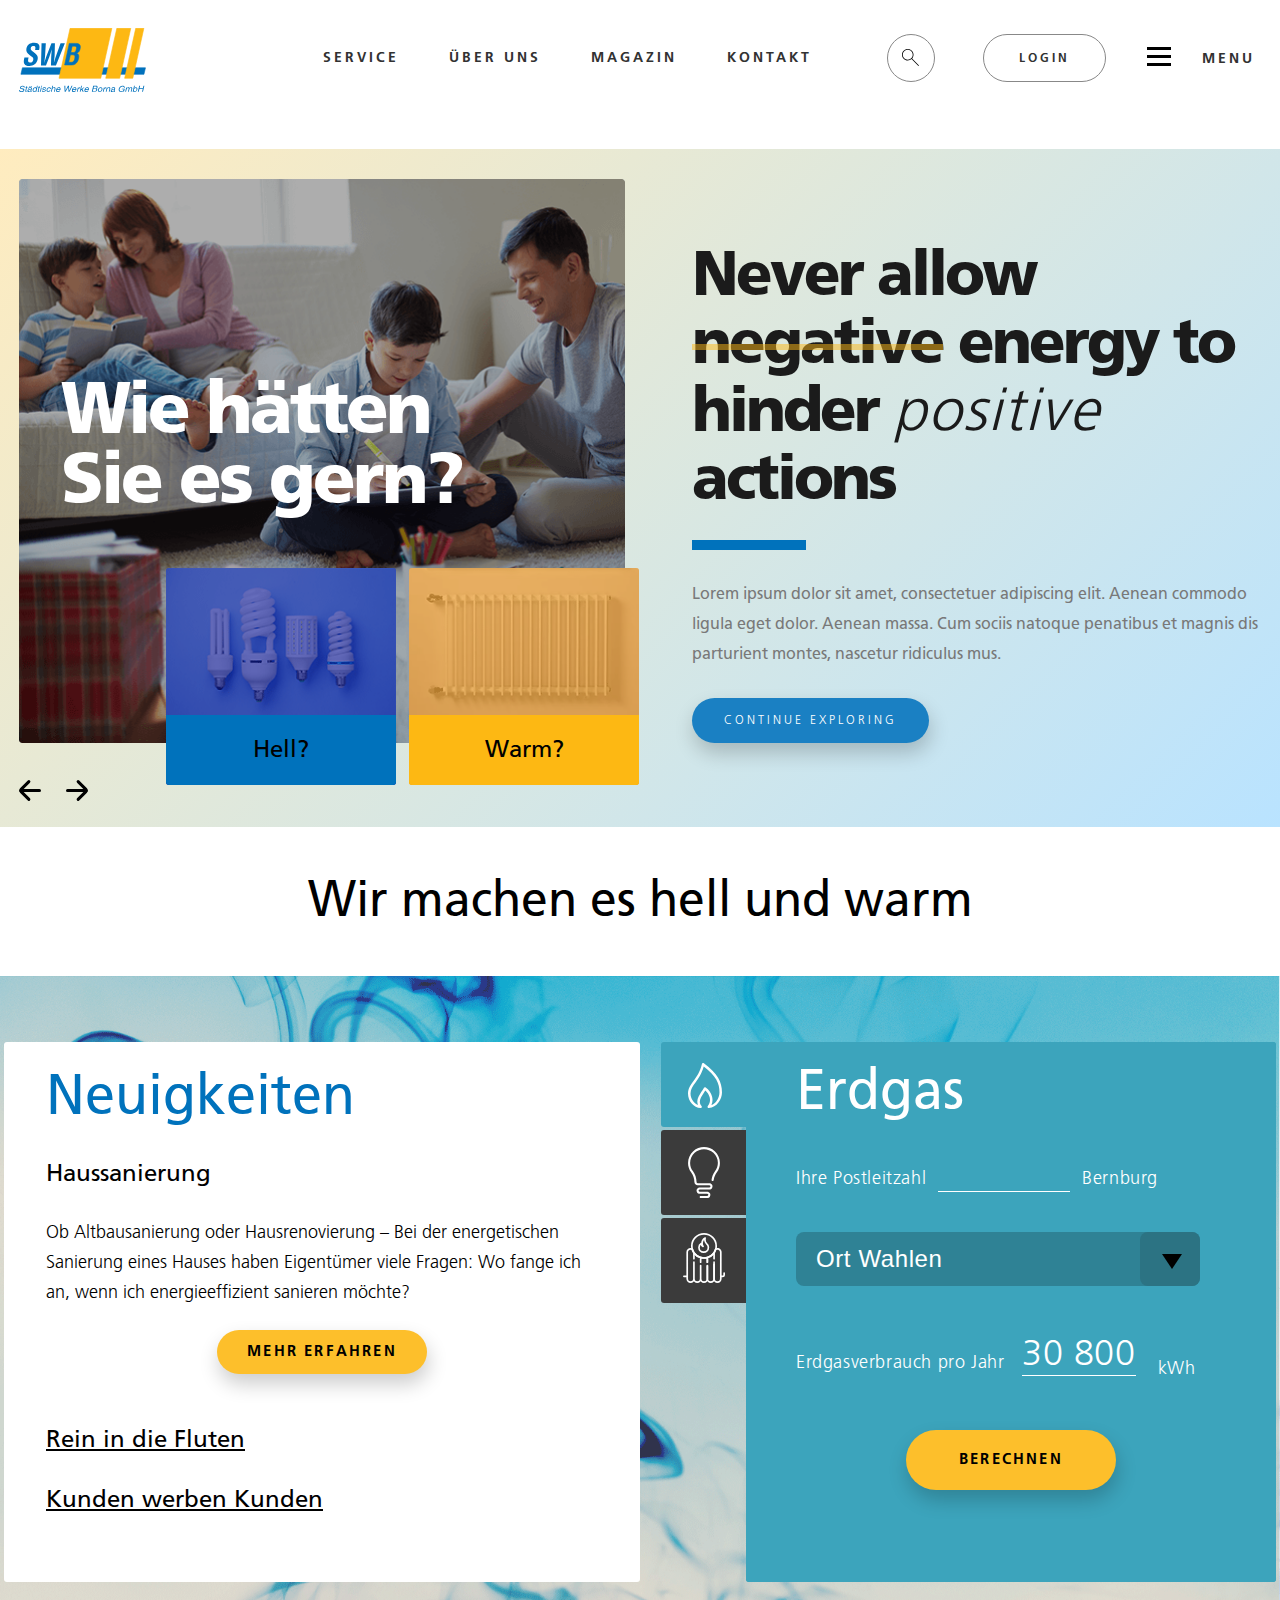
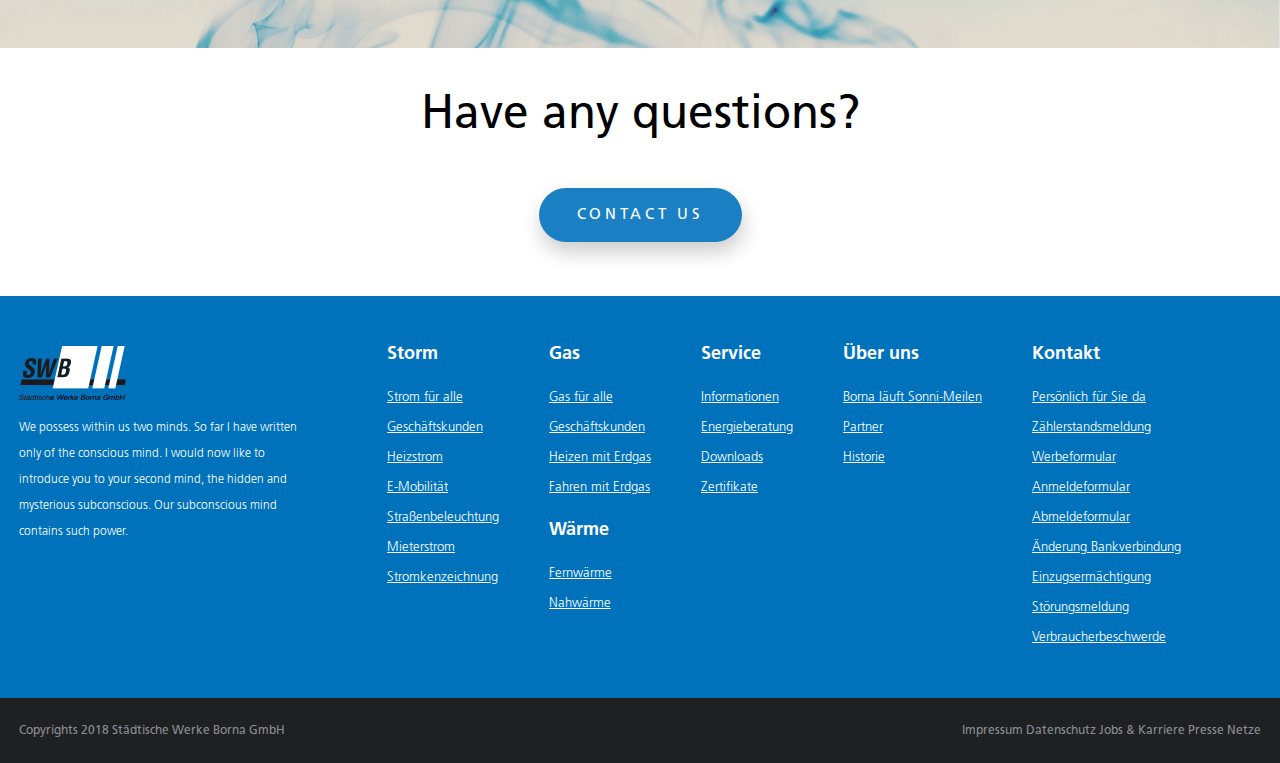
<file: borna/index.html>
<!doctype html>
<html lang="ru">
<head>
	<meta charset="UTF-8">
	<meta http-equiv="X-UA-Compatible" content="IE=edge">
	<meta name="viewport" content="width=device-width, initial-scale=1">
	<title>Borna main page</title>
	<link href="css/bootstrap-custom.min.css" rel="stylesheet" type="text/css">
	<link href="css/jquery-ui.min.css" rel="stylesheet" type="text/css">
	<link href="css/jquery.formstyler.css" rel="stylesheet">
	<link href="css/jquery.formstyler.theme.css" rel="stylesheet">
	<link href="css/main.min.css" rel="stylesheet" type="text/css">
	<link href="favicon.ico" rel="icon" type="image/x-icon">
	<script src="js/jquery-3.3.1.min.js" defer></script>
	<script src="js/jquery-ui.min.js" defer></script>
	<script src="js/jquery.formstyler.min.js" defer></script>
	<script src="js/common.min.js" defer></script>
	<!--[if lt IE 9]>
		<script src="https://oss.maxcdn.com/html5shiv/3.7.3/html5shiv.min.js"></script>
		<script src="https://oss.maxcdn.com/respond/1.4.2/respond.min.js"></script>
	<![endif]-->
</head>
<body>
	<div class="wrapper">
		<header class="header">
			<div class="inner-header container clearfix">
				<div class="row">
					<div class="col-xs-5 col-md-2">
						<a href="#" class="header__logo-link">
							<img src="svg/LogoSWB_FreeH.svg" alt="header-logo" class="header__logo">
						</a>
					</div>
					<ul class="header__pages-list col-xs-7 col-md-6">
						<li class="header__pages-item"><a href="inner_page_service.html" class="header__pages-link">Service</a></li>
						<li class="header__pages-item"><a href="" class="header__pages-link">Über&nbsp;uns</a></li>
						<li class="header__pages-item"><a href="" class="header__pages-link">Magazin</a></li>
						<li class="header__pages-item" id="contacts-btn">Kontakt</li>
					</ul>
					<div class="header__control col-xs-12 col-md-4">
						<button class="header__control-search"></button>
						<button class="header__control-login">Login</button>
						<button class="header__control-menu" id="mega-menu-btn">
							<div class="header__control-menu-bar">
								<div class="header__control-menu-dash"></div>
								<div class="header__control-menu-dash"></div>
								<div class="header__control-menu-dash"></div>
							</div>
							<span class="header__control-menu-title">Menu</span>
						</button>
					</div>
				</div>
				<div class="hidden-mega-blocks row">
					<div class="mega-menu__block mega-menu__block_hidden col-md-12" id="mega-menu-block">
						<p class="mega-menu__title">Menüpunkte</p>
						<div class="mega-menu__close-btn" id="mega-menu-btn-close">
							<div class="mega-menu__close-line"></div>
							<div class="mega-menu__close-line mega-menu__close-line_rev"></div>
						</div>
						<div class="row">
							<div class="mega-menu__sub-block mega-menu__sub-block_storm col-md-2 col-md-offset-1">
								<h4 class="mega-menu__sub-block-title">Storm</h4>
								<ul class="mega-menu__sub-block-list">
									<li class="mega-menu__sub-block-item"><a href="#" class="mega-menu__sub-block-link">Strom für alle</a></li>
									<li class="mega-menu__sub-block-item"><a href="#" class="mega-menu__sub-block-link">Geschäftskunden</a></li>
									<li class="mega-menu__sub-block-item"><a href="#" class="mega-menu__sub-block-link">Heizstrom</a></li>
									<li class="mega-menu__sub-block-item"><a href="#" class="mega-menu__sub-block-link">E-Mobilität</a></li>
									<li class="mega-menu__sub-block-item"><a href="#" class="mega-menu__sub-block-link">Straßenbeleuchtung</a></li>
									<li class="mega-menu__sub-block-item"><a href="#" class="mega-menu__sub-block-link">Mieterstrom</a></li>
									<li class="mega-menu__sub-block-item"><a href="#" class="mega-menu__sub-block-link">Stromkenzeichnung</a></li>
								</ul>
							</div>
							<div class="mega-menu__sub-block mega-menu__sub-block_gas col-md-2">
								<h4 class="mega-menu__sub-block-title">Gas</h4>
								<ul class="mega-menu__sub-block-list">
									<li class="mega-menu__sub-block-item"><a href="#" class="mega-menu__sub-block-link">Gas für alle</a></li>
									<li class="mega-menu__sub-block-item"><a href="#" class="mega-menu__sub-block-link">Geschäftskunden</a></li>
									<li class="mega-menu__sub-block-item"><a href="#" class="mega-menu__sub-block-link">Heizen mit Erdgas</a></li>
									<li class="mega-menu__sub-block-item"><a href="#" class="mega-menu__sub-block-link">Fahren mit Erdgas</a></li>
								</ul>
							</div>
							<div class="mega-menu__sub-block mega-menu__sub-block_warme col-md-2">
								<h4 class="mega-menu__sub-block-title">Wärme</h4>
								<ul class="mega-menu__sub-block-list">
									<li class="mega-menu__sub-block-item"><a href="#" class="mega-menu__sub-block-link">Fernwärme</a></li>
									<li class="mega-menu__sub-block-item"><a href="#" class="mega-menu__sub-block-link">Nahwärme</a></li>
								</ul>
							</div>
							<div class="mega-menu__sub-block mega-menu__sub-block_service-and-uber-uns col-md-2">
								<h4 class="mega-menu__sub-block-title">Service</h4>
								<ul class="mega-menu__sub-block-list">
									<li class="mega-menu__sub-block-item"><a href="#" class="mega-menu__sub-block-link">Informationen</a></li>
									<li class="mega-menu__sub-block-item"><a href="#" class="mega-menu__sub-block-link">Energieberatung</a></li>
									<li class="mega-menu__sub-block-item"><a href="#" class="mega-menu__sub-block-link">Downloads</a></li>
									<li class="mega-menu__sub-block-item"><a href="#" class="mega-menu__sub-block-link">Zertifikate</a></li>
								</ul>
								<h4 class="mega-menu__sub-block-title mega-menu__sub-block-title_uber-uns">Über uns</h4>
								<ul class="mega-menu__sub-block-list">
									<li class="mega-menu__sub-block-item"><a href="#" class="mega-menu__sub-block-link">Borna läuft Sonni-Meilen</a></li>
									<li class="mega-menu__sub-block-item"><a href="#" class="mega-menu__sub-block-link">Partner</a></li>
									<li class="mega-menu__sub-block-item"><a href="#" class="mega-menu__sub-block-link">Historie</a></li>
								</ul>
							</div>
							<div class="mega-menu__sub-block mega-menu__sub-block_kontakt col-md-2">
								<h4 class="mega-menu__sub-block-title">Kontakt</h4>
								<ul class="mega-menu__sub-block-list">
									<li class="mega-menu__sub-block-item"><a href="#" class="mega-menu__sub-block-link">Persönlich für Sie da</a></li>
									<li class="mega-menu__sub-block-item"><a href="#" class="mega-menu__sub-block-link">Zählerstandsmeldung</a></li>
									<li class="mega-menu__sub-block-item"><a href="#" class="mega-menu__sub-block-link">Werbeformular</a></li>
									<li class="mega-menu__sub-block-item"><a href="#" class="mega-menu__sub-block-link">Anmeldeformular</a></li>
									<li class="mega-menu__sub-block-item"><a href="#" class="mega-menu__sub-block-link">Abmeldeformular</a></li>
									<li class="mega-menu__sub-block-item"><a href="#" class="mega-menu__sub-block-link">Änderung Bankverbindung</a></li>
									<li class="mega-menu__sub-block-item"><a href="#" class="mega-menu__sub-block-link">Einzugsermächtigung</a></li>
									<li class="mega-menu__sub-block-item"><a href="#" class="mega-menu__sub-block-link">Störungsmeldung</a></li>
									<li class="mega-menu__sub-block-item"><a href="#" class="mega-menu__sub-block-link">Verbraucherbeschwerde</a></li>
								</ul>
							</div>
						</div>
						<div class="row">
							<div class="mega-menu__sub-block mega-menu__sub-block_magazin col-md-10 col-md-offset-1">
								<h4 class="mega-menu__sub-block-title mega-menu__sub-block-title_magazin">Magazin</h4>
								<div class="row">
									<div class="mega-menu__article col-md-6">
										<img src="img/mega-menu_magazin-1.png" alt="" class="mega-menu__article-img">
										<div class="mega-menu__article-title">Raum ist in der kleinsten Hütte</div>
										<div class="mega-menu__article-text">Haben Sie schon mal recherchiert, wie Sie aus Ihrem Wohnraum das meiste herausholen können?</div>
									</div>
									<div class="mega-menu__article col-md-6">
										<img src="img/mega-menu_magazin-2.png" alt="" class="mega-menu__article-img">
										<div class="mega-menu__article-title">Trotz Allergie richtig durchatmen</div>
										<div class="mega-menu__article-text">Erfahren Sie jetzt wie und genießen Sie Frühling und Sommer in vollen Zügen</div>
									</div>
								</div>
							</div>
						</div>
					</div>
					<div class="contacts__block contacts__block_hidden col-md-9 col-md-offset-2" id="contacts-block">
						<p class="contacts__title">Kontakt</p>
						<div class="contacts__close-btn" id="contacts-btn-close">
							<div class="contacts__close-line"></div>
							<div class="contacts__close-line contacts__close-line_rev"></div>
						</div>
						<div class="row clearfix">
							<div class="contacts__work-time col-md-4">
								<p class="contacts__work-time-title">Öffnungszeiten:</p>
								<ul class="contacts__work-time-list">
									<li class="contacts__work-time-item"><span class="contacts__bold">Mo.</span>13.00 — 15.00</li>
									<li class="contacts__work-time-item"><span class="contacts__bold">Di.</span>9.00 — 12.00 und 13.00 — 18.00</li>
									<li class="contacts__work-time-item"><span class="contacts__bold">Mi.</span>geschlossen</li>
									<li class="contacts__work-time-item"><span class="contacts__bold">Do.</span>9.00 — 12.00 und 13.00 — 17.00</li>
									<li class="contacts__work-time-item"><span class="contacts__bold">Fr.</span>9.00 — 12.00</li>
								</ul>
							</div>
							<div class="contacts__address col-md-4">
								<p class="contacts__address-title">Anschrift:</p>
								<p class="contacts__address-text">
									Städtische Werke Borna GmbH<br>
									Am Wilhelmschacht 20<br>
									04552 Borna Deutschland
								</p>
								<button class="contacts__address-btn">Anfahrt</button>
							</div>
							<div class="contacts__direct col-md-4">
								<div class="contacts__direct-title">Direktkontakt:</div>
								<ul class="contacts__direct-list">
									<li class="contacts__direct-item">Tel.: 03433 21 61</li>
									<li class="contacts__direct-item">oder 03433 / 21 60</li>
									<li class="contacts__direct-item">Fax: 03433 / 21 80 09</li>
								</ul>
								<p class="contacts__direct-email">
									<a href="http://www.stadtwerke-borna.de">www.stadtwerke-borna.de</a><br>
									<a href="mailto:post@stadtwerke-borna.de">post@stadtwerke-borna.de</a>
								</p>
							</div>
						</div>
						<div class="row">
							<div class="contacts__service col-md-4">
								<div class="contacts__service-title">Service</div>
								<div class="contacts__service-text">Sie haben Fragen zur Jahresabrechnung? Sie möchten Ihren Zählerstand gern online mitteilen? Verschaffen Sie sich einen Überblick.</div>
								<ul class="contacts__service-list">
									<li class="contacts__service-item"><a href="#">Zum Servicebereich</a></li>
									<li class="contacts__service-item"><a href="#">Umzug – leicht und entspannt</a></li>
									<li class="contacts__service-item"><a href="#">Rechnungserklärung</a></li>
									<li class="contacts__service-item"><a href="#">Informationen zum SelfService</a></li>
									<li class="contacts__service-item"><a href="#">WhatsApp-Kontakt</a></li>
								</ul>
							</div>
							<div class="contacts__registration col-md-4">
								<div class="contacts__registration-title">Anmeldung in Borna</div>
								<div class="contacts__registration-text">Sie ziehen nach Borna oder innerhalb des Stadtgebietes um? Wir versorgen Sie gerne mit Strom, Erdgas, Wärme und Trinkwasser.</div>
								<button class="contacts__registration-btn">Jetzt anmelden</button>
							</div>
						</div>
					</div>
				</div>
			</div>
		</header>
		<div class="main">
			<section class="slider-and-about clearfix">
				<div class="container">
					<!-- Блок называется "slider", т.к. add-block не пропускает элементы с "banner" -->
					<div class="row">
						<div class="slider col-md-6">
							<div class="slider__box">
								<img src="img/slider/slider-img-1.png" alt="slider-img" class="slider__img">
								<h3 class="slider__title">Wie hätten<br>Sie es gern?</h3>
							</div>
							<button class="slider__prev">
								<div class="slider__prev-dash slider__prev-dash_up"></div>
								<div class="slider__prev-dash"></div>
								<div class="slider__prev-dash slider__prev-dash_down"></div>
							</button>
							<button class="slider__next">
								<div class="slider__next-dash slider__next-dash_up"></div>
								<div class="slider__next-dash"></div>
								<div class="slider__next-dash slider__next-dash_down"></div>
							</button>
							<div class="slider__bottom-elem slider__bottom-elem_hell">
								<div class="slider__bottom-elem-box slider__bottom-elem-box_hell">
									<img src="img/slider/slider-hell.png" alt="hell?" class="slider__bottom-elem-img">
								</div>
								<div class="slider__bottom-elem-titlt slider__bottom-elem-titlt_hell">Hell?</div>
							</div>
							<div class="slider__bottom-elem slider__bottom-elem_warm">
								<div class="slider__bottom-elem-box slider__bottom-elem-box_warm">
									<img src="img/slider/slider-warm.png" alt="warm?" class="slider__bottom-elem-img">
								</div>
								<div class="slider__bottom-elem-titlt slider__bottom-elem-titlt_warm">Warm?</div>
							</div>
						</div>
						<div class="about col-md-6">
							<h3 class="about__title">Never allow <span class="about__text-through">negative</span> energy to hinder <span class="about__text-italic">positive</span> actions</h3>
							<div class="about__delimiter"></div>
							<p class="about__text">Lorem ipsum dolor sit amet, consectetuer adipiscing elit. Aenean commodo ligula eget dolor. Aenean massa. Cum sociis natoque penatibus et magnis dis parturient montes, nascetur ridiculus mus.</p>
							<button class="about__read-more">Continue Exploring</button>
						</div>
					</div>
				</div>
			</section>
			<section class="slogan">
				<div class="container">
					<h3 class="slogan__text">Wir machen es hell und warm</h3>
				</div>
			</section>
			<section class="news-and-offer clearfix">
				<div class="container">
					<div class="row">
						<div class="news col-lg-6">
							<div class="news__block-name">Neuigkeiten</div>
							<div class="news__title news__title_open">Haussanierung</div>
							<div class="news__article-preview news__article-preview_visible">
								<div class="news__text">Ob Altbausanierung oder Hausrenovierung – Bei der energetischen Sanierung eines Hauses haben Eigentümer viele Fragen: Wo fange ich an, wenn ich energieeffizient sanieren möchte?</div>
								<button class="news__read-more">mehr erfahren</button>
							</div>
							<div class="news__title">Rein in die Fluten</div>
							<div class="news__article-preview">
								<div class="news__text">Delectus non maiores numquam veritatis optio nesciunt, velit ullam, consequatur vitae sit molestias, recusandae sequi nisi minima ex dolore autem qui laudantium aliquid?</div>
								<button class="news__read-more">mehr erfahren</button>
							</div>
							<div class="news__title">Kunden werben Kunden</div>
							<div class="news__article-preview">
								<div class="news__text">Lorem ipsum dolor sit amet, consectetur adipisicing elit. Deleniti, qui, eius. Aperiam dolorum, voluptatibus quam laborum iste quibusdam quae omnis dolor dicta laboriosam repudiandae error! Impedit ab atque quaerat, voluptatibus.</div>
								<button class="news__read-more">mehr erfahren</button>
							</div>
						</div>
						<div class="offer col-md-12 col-lg-6">
							<div class="row">
								<div class="offer__tabs hidden-xs hidden-sm hidden-md col-md-2">
									<div class="offer__tab offer__tab_erdgas offer__tab_open" data-tab="0">Erdgas</div>
									<div class="offer__tab offer__tab_strom" data-tab="1">Strom</div>
									<div class="offer__tab offer__tab_warme" data-tab="2">Wärme</div>
								</div>
								<div class="offer__tabs hidden-lg col-xs-12">
									<div class="offer__tab offer__tab_small offer__tab_erdgas offer__tab_open" data-tab="0"></div>
									<div class="offer__tab offer__tab_small offer__tab_strom" data-tab="1"></div>
									<div class="offer__tab offer__tab_small offer__tab_warme" data-tab="2"></div>
								</div>
								<div class="offer__cards-box col-xs-12 col-lg-10">
									<div class="offer__card offer__card_erdgas">
										<h4 class="offer__card-name">Erdgas</h4>
										<p class="offer__card-post-index">
											Ihre Postleitzahl<input name="post-index" type="text" class="post-index offer__card-post-index-volume" autocomplete="off">Bernburg
										</p>
										<ul id="drop-tips" class="offer__card-post-index-tips offer__card-post-index-tip_hidden">
											<li class="offer__card-post-index-tip" data-tip="06407">06407 <span class="offer__card-post-index-city">Bernburg</span></li>
											<li class="offer__card-post-index-tip" data-tip="06408">06408 <span class="offer__card-post-index-city">Bernburg</span></li>
											<li class="offer__card-post-index-tip" data-tip="06409">06409 <span class="offer__card-post-index-city">Bernburg</span></li>
											<li class="offer__card-post-index-tip" data-tip="06410">06410 <span class="offer__card-post-index-city">Bernburg</span></li>
											<li class="offer__card-post-index-tip" data-tip="06310">06310 <span class="offer__card-post-index-city">Bernburg</span></li>
											<li class="offer__card-post-index-tip" data-tip="06210">06210 <span class="offer__card-post-index-city">Bernburg</span></li>
											<li class="offer__card-post-index-tip" data-tip="05410">05410 <span class="offer__card-post-index-city">Bernburg</span></li>
											<li class="offer__card-post-index-tip" data-tip="05410">05410 <span class="offer__card-post-index-city">Bernburg</span></li>
										</ul>
										<select name="choose-place" id="choose-place" placeholder="Ort Wahlen" class="offer__card-place">
											<option value="1" selected>Ort Wahlen</option>
											<option value="2">2</option>
											<option value="3">3</option>
										</select>
										<p class="offer__spend-per-year">Erdgasverbrauch pro Jahr
											<span class="offer__spend-per-year-volume">30 800</span>
										</p>
										<button class="offer__card-calc">Berechnen</button>
									</div>
									<div class="offer__card offer__card_strom offer__card_hidden">
										<h4 class="offer__card-name">Strom</h4>
										<p class="offer__card-post-index">
											Ihre Postleitzahl<input name="post-index" type="text" class="post-index offer__card-post-index-volume" autocomplete="off">Bernburg
										</p>
										<ul id="drop-tips" class="offer__card-post-index-tips offer__card-post-index-tip_hidden">
											<li class="offer__card-post-index-tip" data-tip="05411">05411 <span class="offer__card-post-index-city">Bernburg</span></li>
											<li class="offer__card-post-index-tip" data-tip="05412">05412 <span class="offer__card-post-index-city">Bernburg</span></li>
											<li class="offer__card-post-index-tip" data-tip="05413">05413 <span class="offer__card-post-index-city">Bernburg</span></li>
											<li class="offer__card-post-index-tip" data-tip="05414">05414 <span class="offer__card-post-index-city">Bernburg</span></li>
										</ul>
										<p class="offer__card-residents-lot">Wieviele Personen liben in Ihrem Haushalt?</p>
										<div class="offer__card-slider-box">
											<ul class="offer__card-slider-graduate">
												<li class="offer__card-slider-graduate-mark">1</li>
												<li class="offer__card-slider-graduate-mark">2</li>
												<li class="offer__card-slider-graduate-mark">3</li>
												<li class="offer__card-slider-graduate-mark">4</li>
												<li class="offer__card-slider-graduate-mark">5+</li>
											</ul>
											<div id="slider" class="offer__card-slider"></div>
										</div>
										<p class="offer__spend-per-year offer__spend-per-year_strom">Stromverbrauch pro Jahr
											<span class="offer__spend-per-year-volume">30 800</span>
										</p>
										<button class="offer__card-calc">Berechnen</button>
									</div>
									<div class="offer__card offer__card_warme offer__card_hidden">
										<h4 class="offer__card-name">Wärme</h4>
										<p class="offer__card-post-index">At the moment the service is under development</p>
									</div>
									<div class="offer__card-base-sheet">
										<!-- base sheet -->
									</div>
								</div>
							</div>
						</div>
					</div>
				</div>
			</section>
			<section class="contact-us">
				<div class="container">
					<h3 class="contact-us__title">Have any questions?</h3>
					<button class="contact-us__btn">Contact Us</button>
				</div>
			</section>
		</div>
	</div>
	<footer class="footer">
		<div class="inner-footer container clearfix">
			<div class="row">
				<div class="col-xs-offset-1 col-xs-10 col-md-offset-0 col-md-3">
					<a href="#" class="footer__logo-link">
						<img src="svg/LogoSWB_footer.svg" alt="footer-logo" class="footer__logo">
					</a>
					<p class="footer__afterword">We possess within us two minds. So far I have written only of the conscious mind. I would now like to introduce you to your second mind, the hidden and mysterious subconscious. Our subconscious mind contains such power.</p>
				</div>
				<div class="col-md-9">
					<div class="footer__block footer__block_storm">
						<h4 class="footer__block-title">Storm</h4>
						<ul class="footer__block-list">
							<li class="footer__block-item"><a href="#" class="footer__block-link">Strom für alle</a></li>
							<li class="footer__block-item"><a href="#" class="footer__block-link">Geschäftskunden</a></li>
							<li class="footer__block-item"><a href="#" class="footer__block-link">Heizstrom</a></li>
							<li class="footer__block-item"><a href="#" class="footer__block-link">E-Mobilität</a></li>
							<li class="footer__block-item"><a href="#" class="footer__block-link">Straßenbeleuchtung</a></li>
							<li class="footer__block-item"><a href="#" class="footer__block-link">Mieterstrom</a></li>
							<li class="footer__block-item"><a href="#" class="footer__block-link">Stromkenzeichnung</a></li>
						</ul>
					</div>
					<div class="footer__block footer__block_gas-and-warme">
						<h4 class="footer__block-title">Gas</h4>
						<ul class="footer__block-list">
							<li class="footer__block-item"><a href="#" class="footer__block-link">Gas für alle</a></li>
							<li class="footer__block-item"><a href="#" class="footer__block-link">Geschäftskunden</a></li>
							<li class="footer__block-item"><a href="#" class="footer__block-link">Heizen mit Erdgas</a></li>
							<li class="footer__block-item"><a href="#" class="footer__block-link">Fahren mit Erdgas</a></li>
						</ul>
						<h4 class="footer__block-title">Wärme</h4>
						<ul class="footer__block-list">
							<li class="footer__block-item"><a href="#" class="footer__block-link">Fernwärme</a></li>
							<li class="footer__block-item"><a href="#" class="footer__block-link">Nahwärme</a></li>
						</ul>
					</div>
					<div class="footer__block footer__block_service">
						<h4 class="footer__block-title">Service</h4>
						<ul class="footer__block-list">
							<li class="footer__block-item"><a href="#" class="footer__block-link">Informationen</a></li>
							<li class="footer__block-item"><a href="#" class="footer__block-link">Energieberatung</a></li>
							<li class="footer__block-item"><a href="#" class="footer__block-link">Downloads</a></li>
							<li class="footer__block-item"><a href="#" class="footer__block-link">Zertifikate</a></li>
						</ul>
					</div>
					<div class="compose-wrapper">
						<div class="footer__block footer__block_uber-uns">
							<h4 class="footer__block-title">Über uns</h4>
							<ul class="footer__block-list">
								<li class="footer__block-item"><a href="#" class="footer__block-link">Borna läuft Sonni-Meilen</a></li>
								<li class="footer__block-item"><a href="#" class="footer__block-link">Partner</a></li>
								<li class="footer__block-item"><a href="#" class="footer__block-link">Historie</a></li>
							</ul>
						</div>
						<div class="footer__block footer__block_kontakt">
							<h4 class="footer__block-title">Kontakt</h4>
							<ul class="footer__block-list">
								<li class="footer__block-item"><a href="#" class="footer__block-link">Persönlich für Sie da</a></li>
								<li class="footer__block-item"><a href="#" class="footer__block-link">Zählerstandsmeldung</a></li>
								<li class="footer__block-item"><a href="#" class="footer__block-link">Werbeformular</a></li>
								<li class="footer__block-item"><a href="#" class="footer__block-link">Anmeldeformular</a></li>
								<li class="footer__block-item"><a href="#" class="footer__block-link">Abmeldeformular</a></li>
								<li class="footer__block-item"><a href="#" class="footer__block-link">Änderung Bankverbindung</a></li>
								<li class="footer__block-item"><a href="#" class="footer__block-link">Einzugsermächtigung</a></li>
								<li class="footer__block-item"><a href="#" class="footer__block-link">Störungsmeldung</a></li>
								<li class="footer__block-item"><a href="#" class="footer__block-link">Verbraucherbeschwerde</a></li>
							</ul>
						</div>
					</div>
				</div>
			</div>
		</div>
	</footer>
	<footer class="footer-copyright">
		<div class="inner__footer-copyright container clearfix">
			<p class="footer-copyright__date">Copyrights 2018 Städtische Werke Borna GmbH</p>
			<p class="footer-copyright__name">Impressum Datenschutz Jobs &amp; Karriere Presse Netze</p>
		</div>
	</footer>
</body>
</html>
</file>
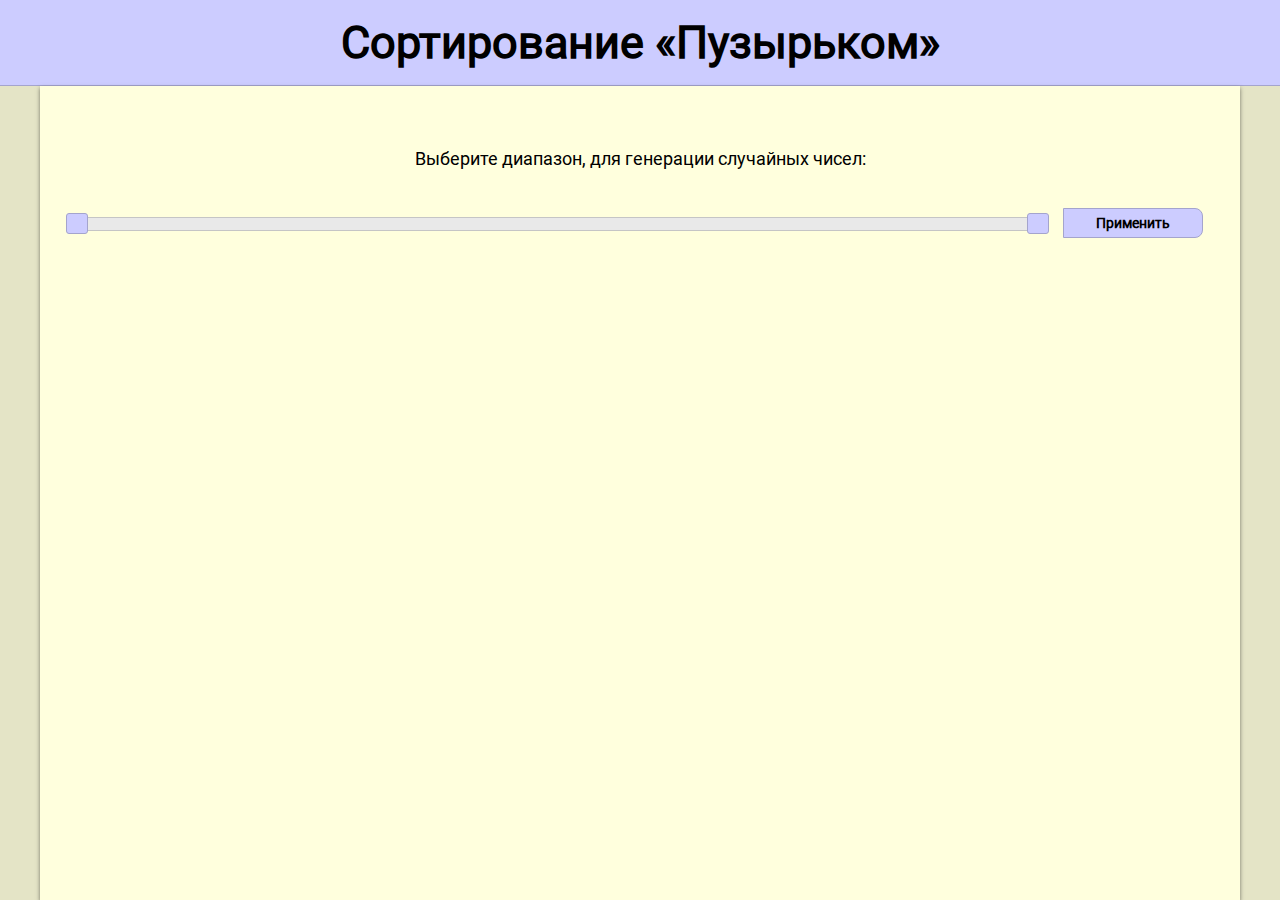
<file: bubble_sort/index.html>
<!doctype html>
<html lang="ru">
<head>
	<meta charset="UTF-8">
	<meta http-equiv="X-UA-Compatible" content="IE=edge">
	<meta name="viewport" content="width=device-width, initial-scale=1">
	<title>Bubble Sort</title>
	<link href="css/jquery-ui.min.css" rel="stylesheet" type="text/css">
	<link href="css/main.min.css" rel="stylesheet" type="text/css">
	<link href="favicon.ico" rel="icon" type="image/x-icon">
	<script src="js/jquery-3.2.1.min.js" defer></script>
	<script src="js/jquery-ui.min.js" defer></script>
	<script src="js/jquery.swap.js" defer></script>
	<script src="js/common.min.js" defer></script>
	<!--[if lt IE 9]>
		<script src="https://oss.maxcdn.com/html5shiv/3.7.3/html5shiv.min.js"></script>
		<script src="https://oss.maxcdn.com/respond/1.4.2/respond.min.js"></script>
	<![endif]-->
</head>
<body>
	<div class="wrapper">
		<header class="header">
			<div class="inner-header container clearfix">
				<p class="header__title">Сортирование &#171;Пузырьком&#187;</p>
			</div>
		</header>
		<div class="main container">
			<section class="generator">
				<p class="generator__description">Выберите диапазон, для генерации случайных чисел:</p>
				<div class="generator__range-block">
					<div id="slider" class="generator__range"></div>
					<button class="generator__do-btn">Применить</button>
				</div>
				<div class="generator__result">
					<!-- Здесь будет html из JS -->
				</div>
			</section>
			<section class="sorter">
				<div class="sorter__wrapper">
					<div class="sorter__btns-block">
						<button class="sorter__do-btn">Сортировать</button>
						<button class="sorter__tab-btn sorter__up-btn sorter__tab-btn_pressed" data-tab-pressed="true"></button>
						<button class="sorter__tab-btn sorter__down-btn"></button>
					</div>
				</div>
				<div id="sorter__result" class="sorter__result">
					<!-- Здесь будет html из JS -->
				</div>
			</section>
		</div>
	</div>
</body>
</html>
</file>
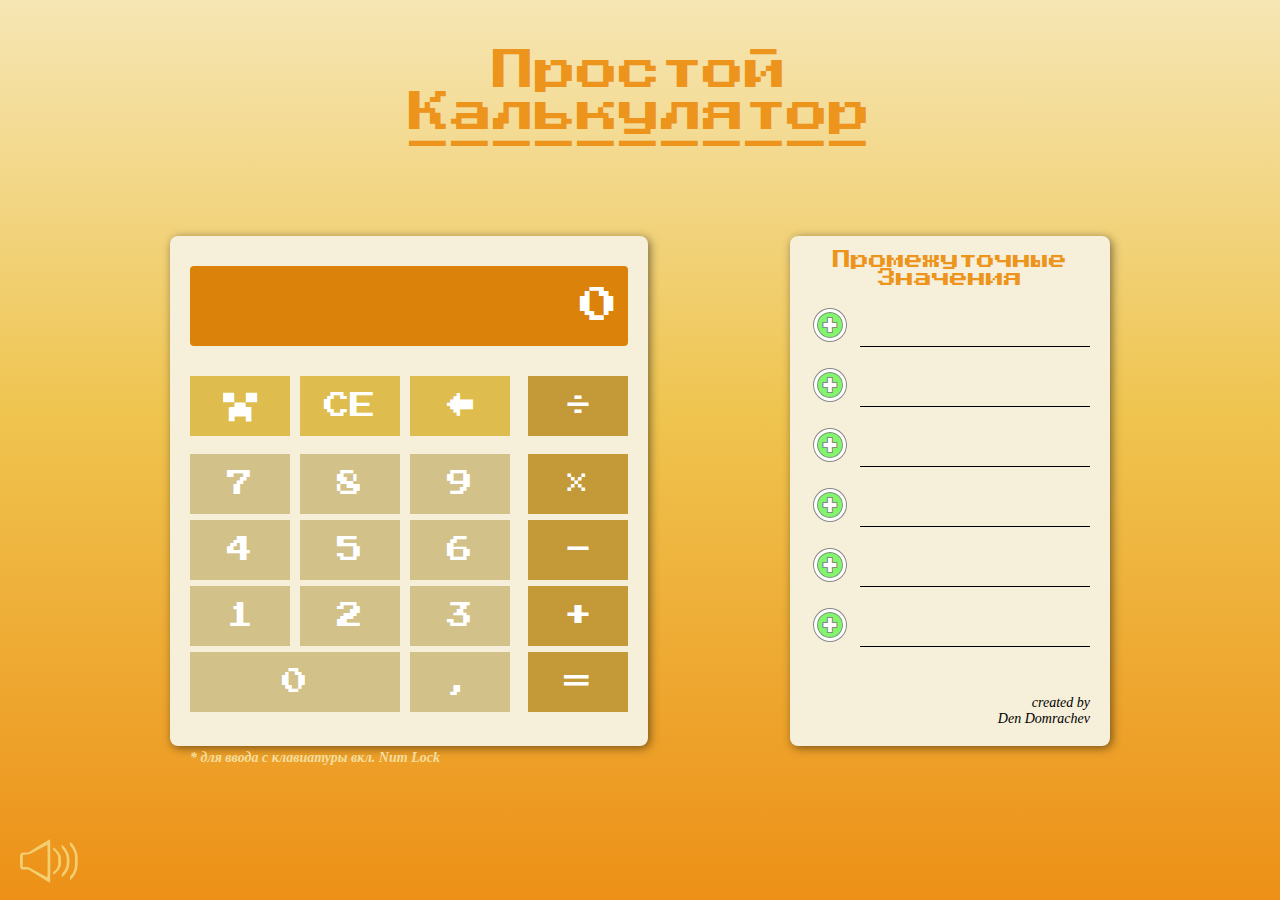
<file: simple_calculator/index.html>
<!doctype html>
<html lang="en">
	<head>
		<meta charset="UTF-8">
		<meta http-equiv="X-UA-Compatible" content="IE=edge">
		<title>Simple Calculator</title>
		<style>
		@font-face {
					font-family: "Press Start 2P";
					src: url('fonts/PressStart2P-Regular.ttf');
					src: url('fonts/PressStart2P-Regular.eot');
					src: url('fonts/PressStart2P-Regular.woff');
					}
		@font-face {
					font-family: "Arial Black";
					src: url('fonts/ArialBlack.woff');
					}
		</style>
		<!--[if lt IE 9]>
			<script src="https://oss.maxcdn.com/html5shiv/3.7.3/html5shiv.min.js"></script>
			<script src="https://oss.maxcdn.com/respond/1.4.2/respond.min.js"></script>
		<![endif]-->
		<link href="css/main.min.css" rel="stylesheet" type="text/css">
		<link rel="shortcut icon" href="favicon.ico" type="image/x-icon">
		<script type="text/javascript" defer>
			if (/MSIE \d|Trident.*rv:/.test(navigator.userAgent)) {
				document.write('<script src="https://cdn.polyfill.io/v2/polyfill.min.js"><\/script>');
			}
		</script>
		<script type="text/javascript" defer src="js/common.min.js"></script>
	</head>
	<body>
		<div class="wrapper">
			<div class="container">

<!-- Логотип -->

				<div class="logo">
					<a href="https://ru.wikipedia.org/wiki/%D0%9A%D0%B0%D0%BB%D1%8C%D0%BA%D1%83%D0%BB%D1%8F%D1%82%D0%BE%D1%80" class="logo__link" target="_blank">
						<h1 class="logo__name">Простой<br>Калькулятор</h1>
						<p class="logo__delimiter">___________</p>
					</a>
				</div>
				<div class="main-section">

<!-- Калькулятор -->

					<div class="counter">
						<div class="counter__display">
							<input class="counter__display-input" id="display" type="text" value="0" readonly>
						</div>
						<table class="counter__btns">
							<tr>
								<td>
									<button class="counter__btn clear-btn" id="clear-all">
										<img class="counter__img" id="clear-creeper" src="img/creeper.svg" alt="creeper">
									</button>
								</td>
								<td><button class="counter__btn clear-btn" id="clear-entry">CE</button></td>
								<td><button class="counter__btn" id="backspace">←</button></td>
								<td><button class="counter__btn operator">&#247;</button></td>
							</tr>
							<tr>
								<td><button class="counter__btn digit">7</button></td>
								<td><button class="counter__btn digit">8</button></td>
								<td><button class="counter__btn digit">9</button></td>
								<td><button class="counter__btn operator">&#215;</button></td>
							</tr>
							<tr>
								<td><button class="counter__btn digit">4</button></td>
								<td><button class="counter__btn digit">5</button></td>
								<td><button class="counter__btn digit">6</button></td>
								<td><button class="counter__btn operator">-</button></td>
							</tr>
							<tr>
								<td><button class="counter__btn digit">1</button></td>
								<td><button class="counter__btn digit">2</button></td>
								<td><button class="counter__btn digit">3</button></td>
								<td><button class="counter__btn operator">+</button></td>
							</tr>
							<tr>
								<td colspan="2"><button class="counter__btn counter__btn_lg digit">0</button></td>
								<td><button class="counter__btn" id="comma">,</button></td>
								<td><button class="counter__btn operator">=</button></td>
							</tr>
						</table>
					</div>
					<input type="text" class="focus-debug" autofocus readonly>

<!-- Инфоблок -->

					<div class="notation">
						<h2 class="notation__name">Промежуточные Значения</h2>
						<ul class="notation__list">
							<li class="notation__list-item">
								<button class="notation__btn save-data"><p></p></button>
								<input class="notation__input" type="text" value="" readonly>
							</li>
						</ul>
						<p class="signature"><a href="https://vk.com/dendomrachev" target="blank">created by<br>Den Domrachev</a></p>
					</div>
				</div>
				<p class="hint">* для ввода с клавиатуры вкл. Num Lock</p>
			</div>
			<div class="sound-toggle"></div>
		</div>
	</body>
</html>
</file>
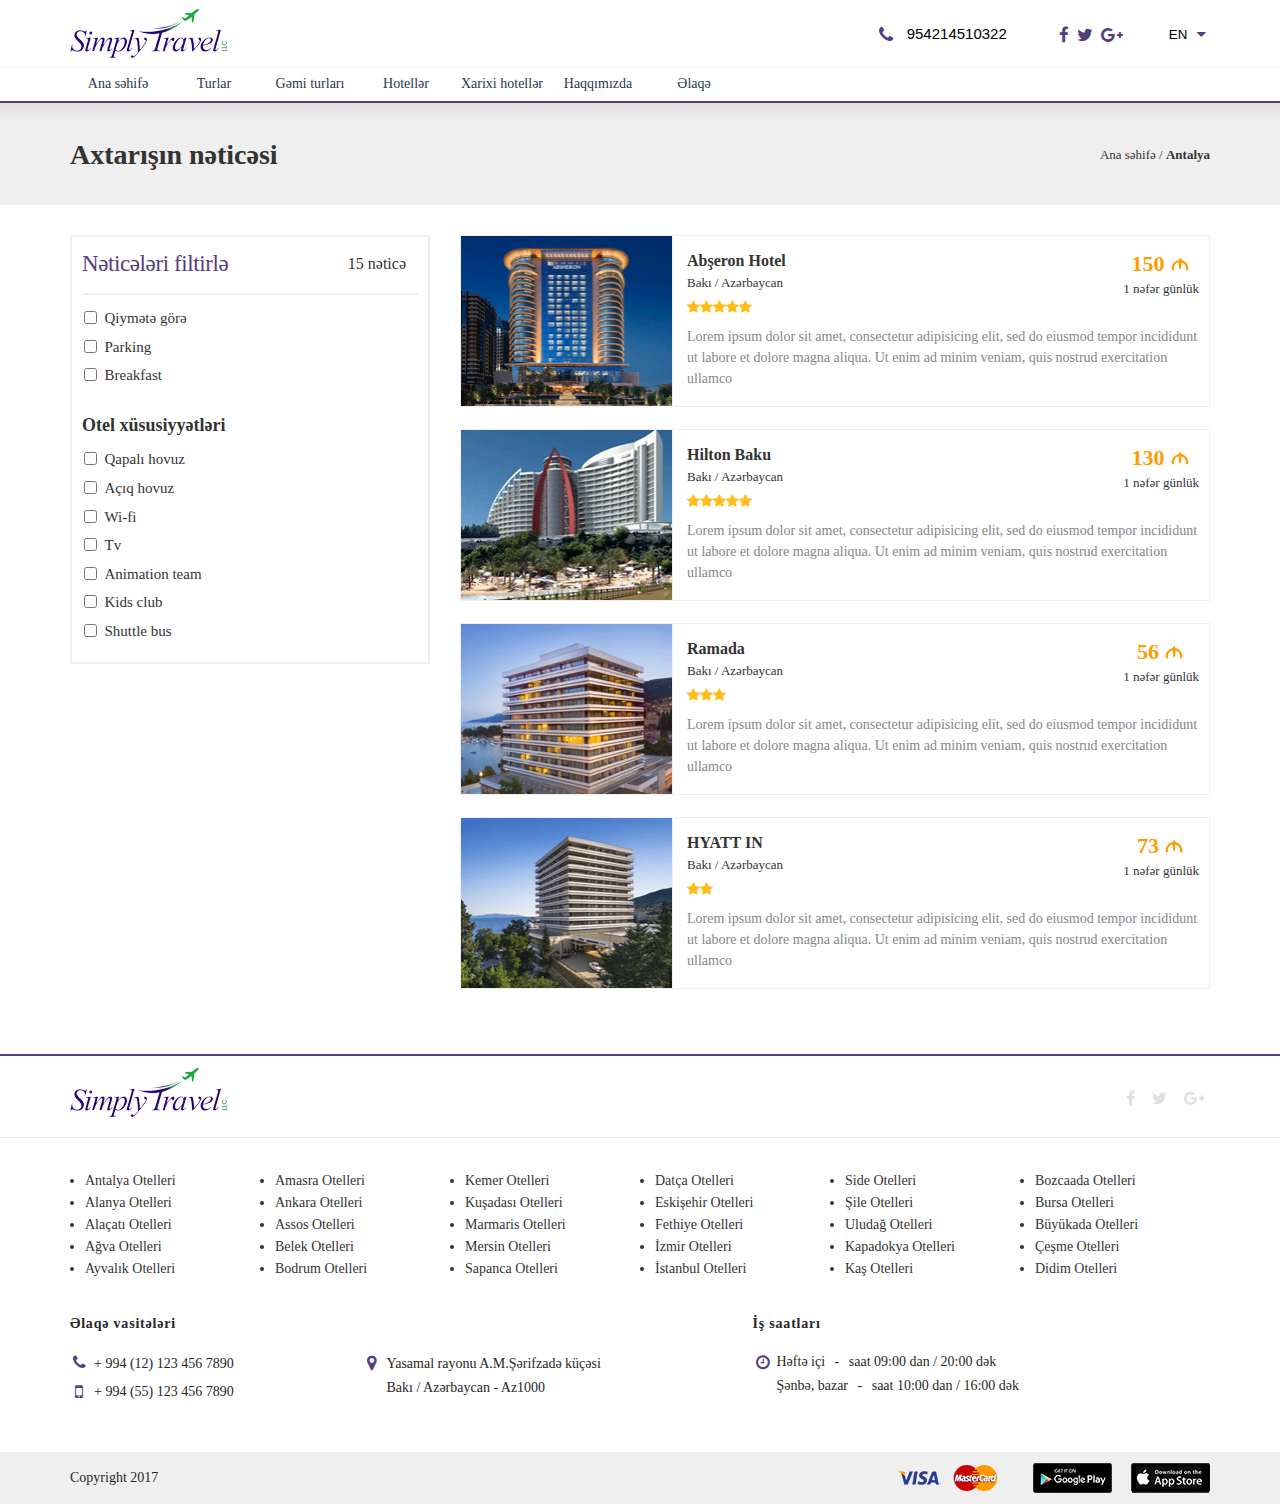
<file: simply_travel/index.html>
<!doctype html>
<html lang="ru">
<head>
	<meta charset="UTF-8">
	<meta http-equiv="X-UA-Compatible" content="IE=edge">
	<meta name="viewport" content="width=device-width, initial-scale=1">
	<title>Simply Travel</title>
	<link href="css/bootstrap-custom.min.css" rel="stylesheet" type="text/css">
	<link href="css/font-awesome.min.css" rel="stylesheet">
	<link href="css/main.min.css" rel="stylesheet" type="text/css">
	<link href="favicon.ico" rel="icon" type="image/x-icon">
	<script src="js/jquery-3.2.1.min.js" defer></script>
	<script src="js/common.min.js" defer></script>
	<!--[if lt IE 9]>
		<script src="https://oss.maxcdn.com/html5shiv/3.7.3/html5shiv.min.js"></script>
		<script src="https://oss.maxcdn.com/respond/1.4.2/respond.min.js"></script>
	<![endif]-->
	<script>
		// Picture element HTML5 shiv
		document.createElement('picture');
	</script>
	<script src="js/picturefill-3.0.2.js" async></script>
</head>
<body>
	<div class="wrapper">
		<header class="header">
			<div class="inner-header container clearfix">
				<div class="row">
					<a href="#" class="header__logo-link col-xs-6">
						<picture>
							<source srcset="img/icons/logo.png" media="(min-width: 992px)">
							<img srcset="img/icons/logo-min.png" alt="" class="header__logo-img">
						</picture>
					</a>
					<div class="col-md-6 col-lg-offset-2 col-lg-4 hidden-xs hidden-sm">
						<div class="header__contacts">
							<div class="header__contacts-phone"><i class="fa fa-phone header__contacts-phone-ico" aria-hidden="true"></i> 954214510322</div>
							<div class="header__contacts-social">
								<a href="#"><i class="fa fa-facebook header__contacts-social-ico" aria-hidden="true"></i></a>
								<a href="#"><i class="fa fa-twitter header__contacts-social-ico" aria-hidden="true"></i></a>
								<a href="#"><i class="fa fa-google-plus header__contacts-social-ico" aria-hidden="true"></i></a>
							</div>
							<button class="header__contacts-language">EN <i class="fa fa-sort-desc header__contacts-language-ico" aria-hidden="true"></i></button>
						</div>
					</div>
					<div class="col-xs-6 hidden-md hidden-lg">
						<button class="header__menu-btn" id="header__menu-btn">
							<div class="header__menu-btn-dash"></div>
							<div class="header__menu-btn-dash"></div>
							<div class="header__menu-btn-dash"></div>
						</button>
					</div>
				</div>
			</div>
			<hr class="header__delimiter hidden-xs hidden-sm">
			<div class="header__menu header__menu_hidden container clearfix" id="header__menu">
				<ul class="header__menu-list">
					<li class="header__menu-item"><a class="header__menu-link" href="#">Ana səhifə</a></li>
					<li class="header__menu-item"><a class="header__menu-link" href="#">Turlar</a></li>
					<li class="header__menu-item"><a class="header__menu-link" href="#">Gəmi turları</a></li>
					<li class="header__menu-item"><a class="header__menu-link" href="#">Hotellər</a></li>
					<li class="header__menu-item"><a class="header__menu-link" href="#">Xarixi hotellər</a></li>
					<li class="header__menu-item"><a class="header__menu-link" href="#">Haqqımızda</a></li>
					<li class="header__menu-item"><a class="header__menu-link" href="#">Əlaqə</a></li>
				</ul>
			</div>
		</header>
		<section class="choose-city clearfix">
			<div class="container">
				<div class="row">
					<p class="col-xs-6 choose-city__search-result"><strong>Axtarışın nəticəsi</strong></p>
					<p class="col-xs-6 choose-city__current">Ana səhifə / <strong>Antalya</strong></p>
				</div>
			</div>
		</section>
		<section class="main container clearfix">
			<div class="row">
				<aside class="filter col-xs-12 col-md-4">
					<div class="filter__inner">
						<div class="filter__title">Nəticələri filtirlə</div>
						<div class="filter__control">
							<div class="filter__results">15 nəticə</div>
							<i class="fa fa-angle-down filter__drop-down-options hidden-md hidden-lg" id="filter__drop-down" aria-hidden="true"></i>
						</div>
						<div id="filter__common-options-block" class="filter__common-options-block">
							<hr class="filter__delimiter">
							<div class="filter__option-block">
								<input class="filter__option" type="checkbox">
								<p class="filter__option-description">Qiymətə görə</p>
							</div>
							<div class="filter__option-block">
								<input class="filter__option" type="checkbox">
								<p class="filter__option-description">Parking</p>
							</div>
							<div class="filter__option-block">
								<input class="filter__option" type="checkbox">
								<p class="filter__option-description">Breakfast</p>
							</div>
							<p class="filter__hotel-service">Otel xüsusiyyətləri</p>
							<div class="filter__option-block">
								<input class="filter__option" type="checkbox">
								<p class="filter__option-description">Qapalı hovuz</p>
							</div>
							<div class="filter__option-block">
								<input class="filter__option" type="checkbox">
								<p class="filter__option-description">Açıq hovuz</p>
							</div>
							<div class="filter__option-block">
								<input class="filter__option" type="checkbox">
								<p class="filter__option-description">Wi-fi</p>
							</div>
							<div class="filter__option-block">
								<input class="filter__option" type="checkbox">
								<p class="filter__option-description">Tv</p>
							</div>
							<div class="filter__option-block">
								<input class="filter__option" type="checkbox">
								<p class="filter__option-description">Animation team</p>
							</div>
							<div class="filter__option-block">
								<input class="filter__option" type="checkbox">
								<p class="filter__option-description">Kids club</p>
							</div>
							<div class="filter__option-block">
								<input class="filter__option" type="checkbox">
								<p class="filter__option-description">Shuttle bus</p>
							</div>
						</div>
					</div>
				</aside>
				<div class="search-result col-xs-12 col-md-8">
					<div class="search-result__block">
						<picture>
							<source srcset="img/hotel-photo/hotel-photo-1-md.png" media="(min-width: 992px)">
							<img srcset="img/hotel-photo/hotel-photo-1.png" alt="" class="search-result__img">
						</picture>
						<div class="search-result__inner-block">
							<p class="search-result__cost"><span class="search-result__cost-mark">150</span> <span class="hidden-md hidden-lg">/</span> <span class="search-result__cost-person">1 nəfər günlük</span></p>
							<p class="search-result__hotel-name"><strong>Abşeron Hotel</strong></p>
							<p class="search-result__location">Bakı / Azərbaycan</p>
							<ul class="search-result__hotel-rating">
								<li class="search-result__star"><i class="fa fa-star" aria-hidden="true"></i></li>
								<li class="search-result__star"><i class="fa fa-star" aria-hidden="true"></i></li>
								<li class="search-result__star"><i class="fa fa-star" aria-hidden="true"></i></li>
								<li class="search-result__star"><i class="fa fa-star" aria-hidden="true"></i></li>
								<li class="search-result__star"><i class="fa fa-star" aria-hidden="true"></i></li>
							</ul>
							<p class="search-result__description hidden-xs hidden-sm">Lorem ipsum dolor sit amet, consectetur adipisicing elit, sed do eiusmod tempor incididunt ut labore et dolore magna aliqua. Ut enim ad minim veniam, quis nostrud exercitation ullamco</p>
						</div>
					</div>
					<div class="search-result__block">
						<picture>
							<source srcset="img/hotel-photo/hotel-photo-2-md.png" media="(min-width: 992px)">
							<img srcset="img/hotel-photo/hotel-photo-2.png" alt="" class="search-result__img">
						</picture>
						<div class="search-result__inner-block">
							<p class="search-result__cost"><span class="search-result__cost-mark">130</span> <span class="hidden-md hidden-lg">/</span> <span class="search-result__cost-person">1 nəfər günlük</span></p>
							<p class="search-result__hotel-name"><strong>Hilton Baku</strong></p>
							<p class="search-result__location">Bakı / Azərbaycan</p>
							<ul class="search-result__hotel-rating">
								<li class="search-result__star"><i class="fa fa-star" aria-hidden="true"></i></li>
								<li class="search-result__star"><i class="fa fa-star" aria-hidden="true"></i></li>
								<li class="search-result__star"><i class="fa fa-star" aria-hidden="true"></i></li>
								<li class="search-result__star"><i class="fa fa-star" aria-hidden="true"></i></li>
								<li class="search-result__star"><i class="fa fa-star" aria-hidden="true"></i></li>
							</ul>
							<p class="search-result__description hidden-xs hidden-sm">Lorem ipsum dolor sit amet, consectetur adipisicing elit, sed do eiusmod tempor incididunt ut labore et dolore magna aliqua. Ut enim ad minim veniam, quis nostrud exercitation ullamco</p>
						</div>
					</div>
					<div class="search-result__block">
						<picture>
							<source srcset="img/hotel-photo/hotel-photo-3-md.png" media="(min-width: 992px)">
							<img srcset="img/hotel-photo/hotel-photo-3.png" alt="" class="search-result__img">
						</picture>
						<div class="search-result__inner-block">
							<p class="search-result__cost"><span class="search-result__cost-mark">56</span> <span class="hidden-md hidden-lg">/</span> <span class="search-result__cost-person">1 nəfər günlük</span></p>
							<p class="search-result__hotel-name"><strong>Ramada</strong></p>
							<p class="search-result__location">Bakı / Azərbaycan</p>
							<ul class="search-result__hotel-rating">
								<li class="search-result__star"><i class="fa fa-star" aria-hidden="true"></i></li>
								<li class="search-result__star"><i class="fa fa-star" aria-hidden="true"></i></li>
								<li class="search-result__star"><i class="fa fa-star" aria-hidden="true"></i></li>
								<li class="search-result__star search-result__star_hidden"><i class="fa fa-star" aria-hidden="true"></i></li>
								<li class="search-result__star search-result__star_hidden"><i class="fa fa-star" aria-hidden="true"></i></li>
							</ul>
							<p class="search-result__description hidden-xs hidden-sm">Lorem ipsum dolor sit amet, consectetur adipisicing elit, sed do eiusmod tempor incididunt ut labore et dolore magna aliqua. Ut enim ad minim veniam, quis nostrud exercitation ullamco</p>
						</div>
					</div>
					<div class="search-result__block">
						<picture>
							<source srcset="img/hotel-photo/hotel-photo-4-md.png" media="(min-width: 992px)">
							<img srcset="img/hotel-photo/hotel-photo-4.png" alt="" class="search-result__img">
						</picture>
						<div class="search-result__inner-block">
							<p class="search-result__cost"><span class="search-result__cost-mark">73</span> <span class="hidden-md hidden-lg">/</span> <span class="search-result__cost-person">1 nəfər günlük</span></p>
							<p class="search-result__hotel-name"><strong>HYATT IN</strong></p>
							<p class="search-result__location">Bakı / Azərbaycan</p>
							<ul class="search-result__hotel-rating">
								<li class="search-result__star"><i class="fa fa-star" aria-hidden="true"></i></li>
								<li class="search-result__star"><i class="fa fa-star" aria-hidden="true"></i></li>
								<li class="search-result__star search-result__star_hidden"><i class="fa fa-star" aria-hidden="true"></i></li>
								<li class="search-result__star search-result__star_hidden"><i class="fa fa-star" aria-hidden="true"></i></li>
								<li class="search-result__star search-result__star_hidden"><i class="fa fa-star" aria-hidden="true"></i></li>
							</ul>
							<p class="search-result__description hidden-xs hidden-sm">Lorem ipsum dolor sit amet, consectetur adipisicing elit, sed do eiusmod tempor incididunt ut labore et dolore magna aliqua. Ut enim ad minim veniam, quis nostrud exercitation ullamco</p>
						</div>
					</div>
					<div class="search-result__block hidden-md hidden-lg">
						<picture>
							<source srcset="img/hotel-photo/hotel-photo-5.png" media="(min-width: 992px)">
							<img srcset="img/hotel-photo/hotel-photo-5.png" alt="" class="search-result__img">
						</picture>
						<div class="search-result__inner-block">
							<p class="search-result__cost"><span class="search-result__cost-mark">99</span> <span class="hidden-md hidden-lg">/</span> <span class="search-result__cost-person">1 nəfər günlük</span></p>
							<p class="search-result__hotel-name"><strong>GRAND PASA</strong></p>
							<p class="search-result__location">Antalya / Turkey</p>
							<ul class="search-result__hotel-rating">
								<li class="search-result__star"><i class="fa fa-star" aria-hidden="true"></i></li>
								<li class="search-result__star"><i class="fa fa-star" aria-hidden="true"></i></li>
								<li class="search-result__star"><i class="fa fa-star" aria-hidden="true"></i></li>
								<li class="search-result__star"><i class="fa fa-star" aria-hidden="true"></i></li>
								<li class="search-result__star search-result__star_hidden"><i class="fa fa-star" aria-hidden="true"></i></li>
							</ul>
							<p class="search-result__description hidden-xs hidden-sm">Lorem ipsum dolor sit amet, consectetur adipisicing elit, sed do eiusmod tempor incididunt ut labore et dolore magna aliqua. Ut enim ad minim veniam, quis nostrud exercitation ullamco</p>
						</div>
					</div>
				</div>
			</div>
		</section>
		<section class="social-links clearfix">
			<div class="container">
				<div class="row">
					<a href="#" class="col-xs-6">
						<picture>
							<source srcset="img/icons/logo.png" media="(min-width: 992px)">
							<img srcset="img/icons/logo-min.png" alt="" class="social-links__logo-img">
						</picture>
					</a>
					<div class="col-xs-6">
						<a href="#"><i class="fa fa-google-plus social-links__ico" aria-hidden="true"></i></a>
						<a href="#"><i class="fa fa-twitter social-links__ico" aria-hidden="true"></i></a>
						<a href="#"><i class="fa fa-facebook social-links__ico" aria-hidden="true"></i></a>
					</div>
				</div>
			</div>
		</section>
		<section class="contacts clearfix">
			<div class="container">
				<div class="row all-hotells hidden-xs hidden-sm clearfix">
					<div class="all-hotels__list col-md-2">
						<li class="all-hotels__item"><a href="#" class="all-hotels__link">Antalya Otelleri</a></li>
						<li class="all-hotels__item"><a href="#" class="all-hotels__link">Alanya Otelleri</a></li>
						<li class="all-hotels__item"><a href="#" class="all-hotels__link">Alaçatı Otelleri</a></li>
						<li class="all-hotels__item"><a href="#" class="all-hotels__link">Ağva Otelleri</a></li>
						<li class="all-hotels__item"><a href="#" class="all-hotels__link">Ayvalık Otelleri</a></li>
					</div>
					<div class="all-hotels__list col-md-2">
						<li class="all-hotels__item"><a href="#" class="all-hotels__link">Amasra Otelleri</a></li>
						<li class="all-hotels__item"><a href="#" class="all-hotels__link">Ankara Otelleri</a></li>
						<li class="all-hotels__item"><a href="#" class="all-hotels__link">Assos Otelleri</a></li>
						<li class="all-hotels__item"><a href="#" class="all-hotels__link">Belek Otelleri</a></li>
						<li class="all-hotels__item"><a href="#" class="all-hotels__link">Bodrum Otelleri</a></li>
					</div>
					<div class="all-hotels__list col-md-2">
						<li class="all-hotels__item"><a href="#" class="all-hotels__link">Kemer Otelleri</a></li>
						<li class="all-hotels__item"><a href="#" class="all-hotels__link">Kuşadası Otelleri</a></li>
						<li class="all-hotels__item"><a href="#" class="all-hotels__link">Marmaris Otelleri</a></li>
						<li class="all-hotels__item"><a href="#" class="all-hotels__link">Mersin Otelleri</a></li>
						<li class="all-hotels__item"><a href="#" class="all-hotels__link">Sapanca Otelleri</a></li>
					</div>
					<div class="all-hotels__list col-md-2">
						<li class="all-hotels__item"><a href="#" class="all-hotels__link">Datça Otelleri</a></li>
						<li class="all-hotels__item"><a href="#" class="all-hotels__link">Eskişehir Otelleri</a></li>
						<li class="all-hotels__item"><a href="#" class="all-hotels__link">Fethiye Otelleri</a></li>
						<li class="all-hotels__item"><a href="#" class="all-hotels__link">İzmir Otelleri</a></li>
						<li class="all-hotels__item"><a href="#" class="all-hotels__link">İstanbul Otelleri</a></li>
					</div>
					<div class="all-hotels__list col-md-2">
						<li class="all-hotels__item"><a href="#" class="all-hotels__link">Side Otelleri</a></li>
						<li class="all-hotels__item"><a href="#" class="all-hotels__link">Şile Otelleri</a></li>
						<li class="all-hotels__item"><a href="#" class="all-hotels__link">Uludağ Otelleri</a></li>
						<li class="all-hotels__item"><a href="#" class="all-hotels__link">Kapadokya Otelleri</a></li>
						<li class="all-hotels__item"><a href="#" class="all-hotels__link">Kaş Otelleri</a></li>
					</div>
					<div class="all-hotels__list col-md-2">
						<li class="all-hotels__item"><a href="#" class="all-hotels__link">Bozcaada Otelleri</a></li>
						<li class="all-hotels__item"><a href="#" class="all-hotels__link">Bursa Otelleri</a></li>
						<li class="all-hotels__item"><a href="#" class="all-hotels__link">Büyükada Otelleri</a></li>
						<li class="all-hotels__item"><a href="#" class="all-hotels__link">Çeşme Otelleri</a></li>
						<li class="all-hotels__item"><a href="#" class="all-hotels__link">Didim Otelleri</a></li>
					</div>
				</div>
				<div class="row">
						<div class="contacts__phones col-md-3">
							<p class="contacts__title"><strong>Əlaqə vasitələri</strong></p>
							<div class="contacts__phone">
								<p class="contacts__phone-number"><i class="fa fa-phone contacts__phone-ico" aria-hidden="true"></i>+ 994 (12) 123 456 7890</p>
							</div>
							<div class="contacts__phone">
								<p class="contacts__phone-number"><i class="fa fa-mobile contacts__phone-ico contacts__phone-ico_mob" aria-hidden="true"></i>+ 994 (55) 123 456 7890</p>
							</div>
						</div>
						<div class="contacts__location col-md-4">
							<p class="contacts__location-address"><i class="fa fa-map-marker contacts__location-ico" aria-hidden="true"></i>Yasamal rayonu A.M.Şərifzadə küçəsi</p>
							<p class="contacts__location-address">Bakı / Azərbaycan - Az1000</p>
						</div>
					<div class="work-time container col-md-5 clearfix">
						<p class="work-time__title"><strong>İş saatları</strong></p>
						<div class="work-time__block">
							<p class="work-time__weekdays"><i class="fa fa-clock-o work-time__ico" aria-hidden="true"></i>Həftə içi <span class="oblonge-gap">-</span> saat 09:00 dan / 20:00 dək</p>
							<p class="work-time__weekend">Şənbə, bazar <span class="oblonge-gap">-</span> saat 10:00 dan / 16:00 dək</p>
						</div>
					</div>
				</div>
			</div>
		</section>
	</div>
	<footer class="footer">
		<div class="inner-footer container">
			<div class="row">
				<div class="col-xs-6">
					<p class="footer__copyright">Copyright 2017</p>
				</div>
				<div class="col-xs-6 col-padding-left-none">
					<div class="mob-app-icons">
						<a href="#" class="mob-app-icons__google-play"></a>
						<a href="#" class="mob-app-icons__app-store"></a>
					</div>
					<div class="payment-icons hidden-xs hidden-sm">
						<a href="#" class="payment-icons__visa"></a>
						<a href="#" class="payment-icons__master-card"></a>
					</div>
				</div>
			</div>
		</div>
	</footer>
</body>
</html>
</file>
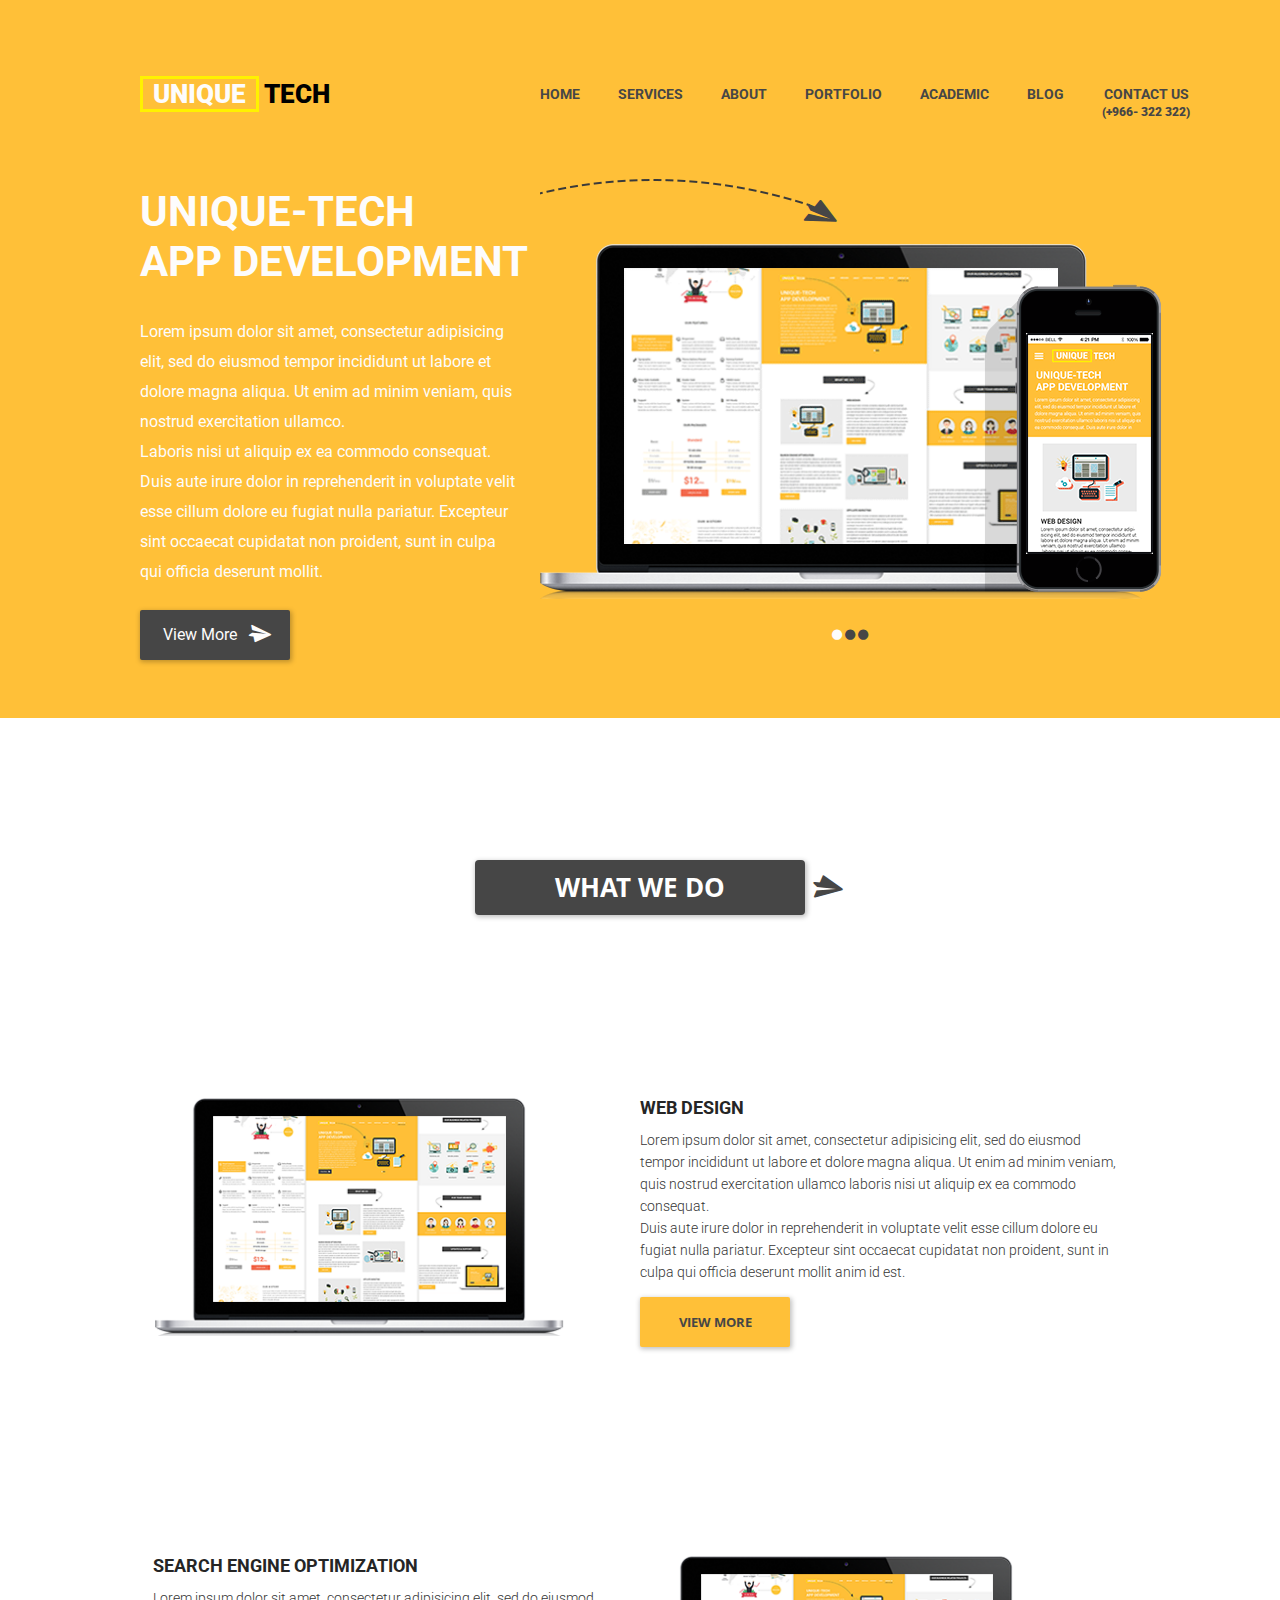
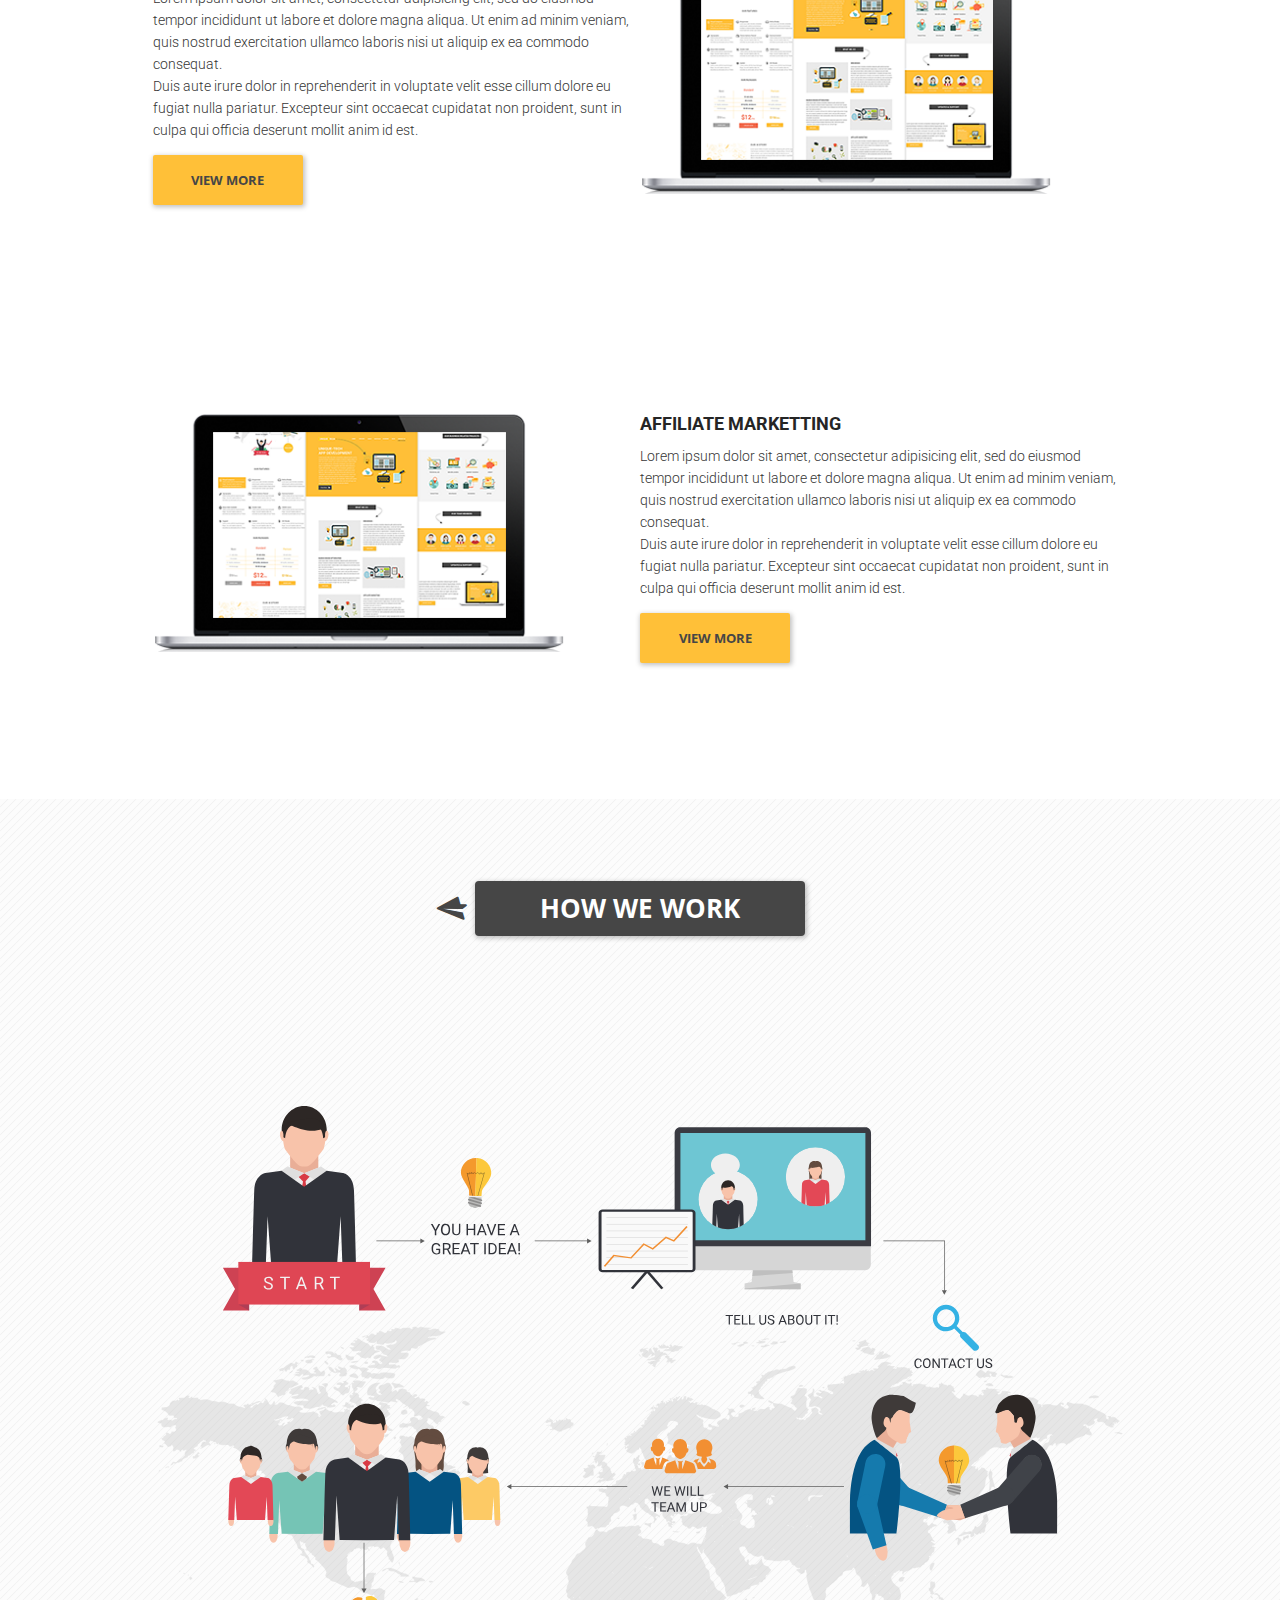
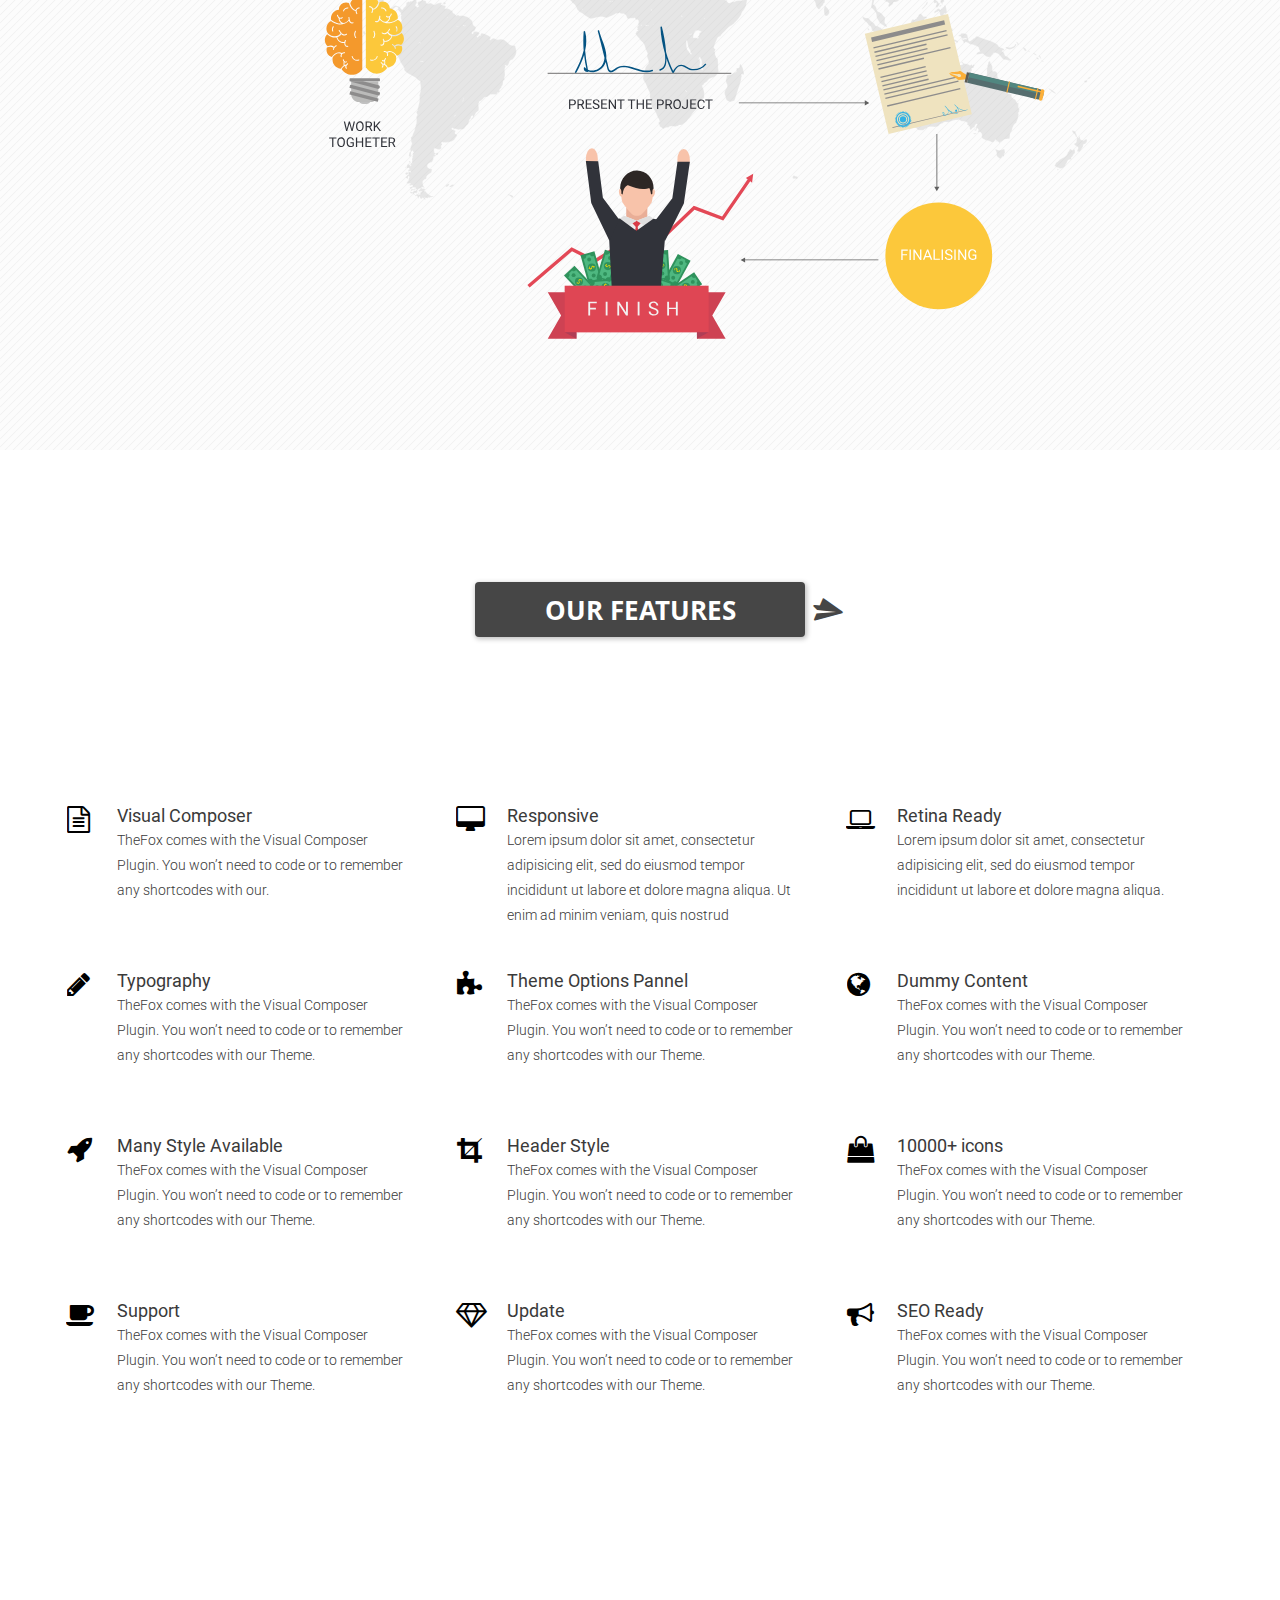
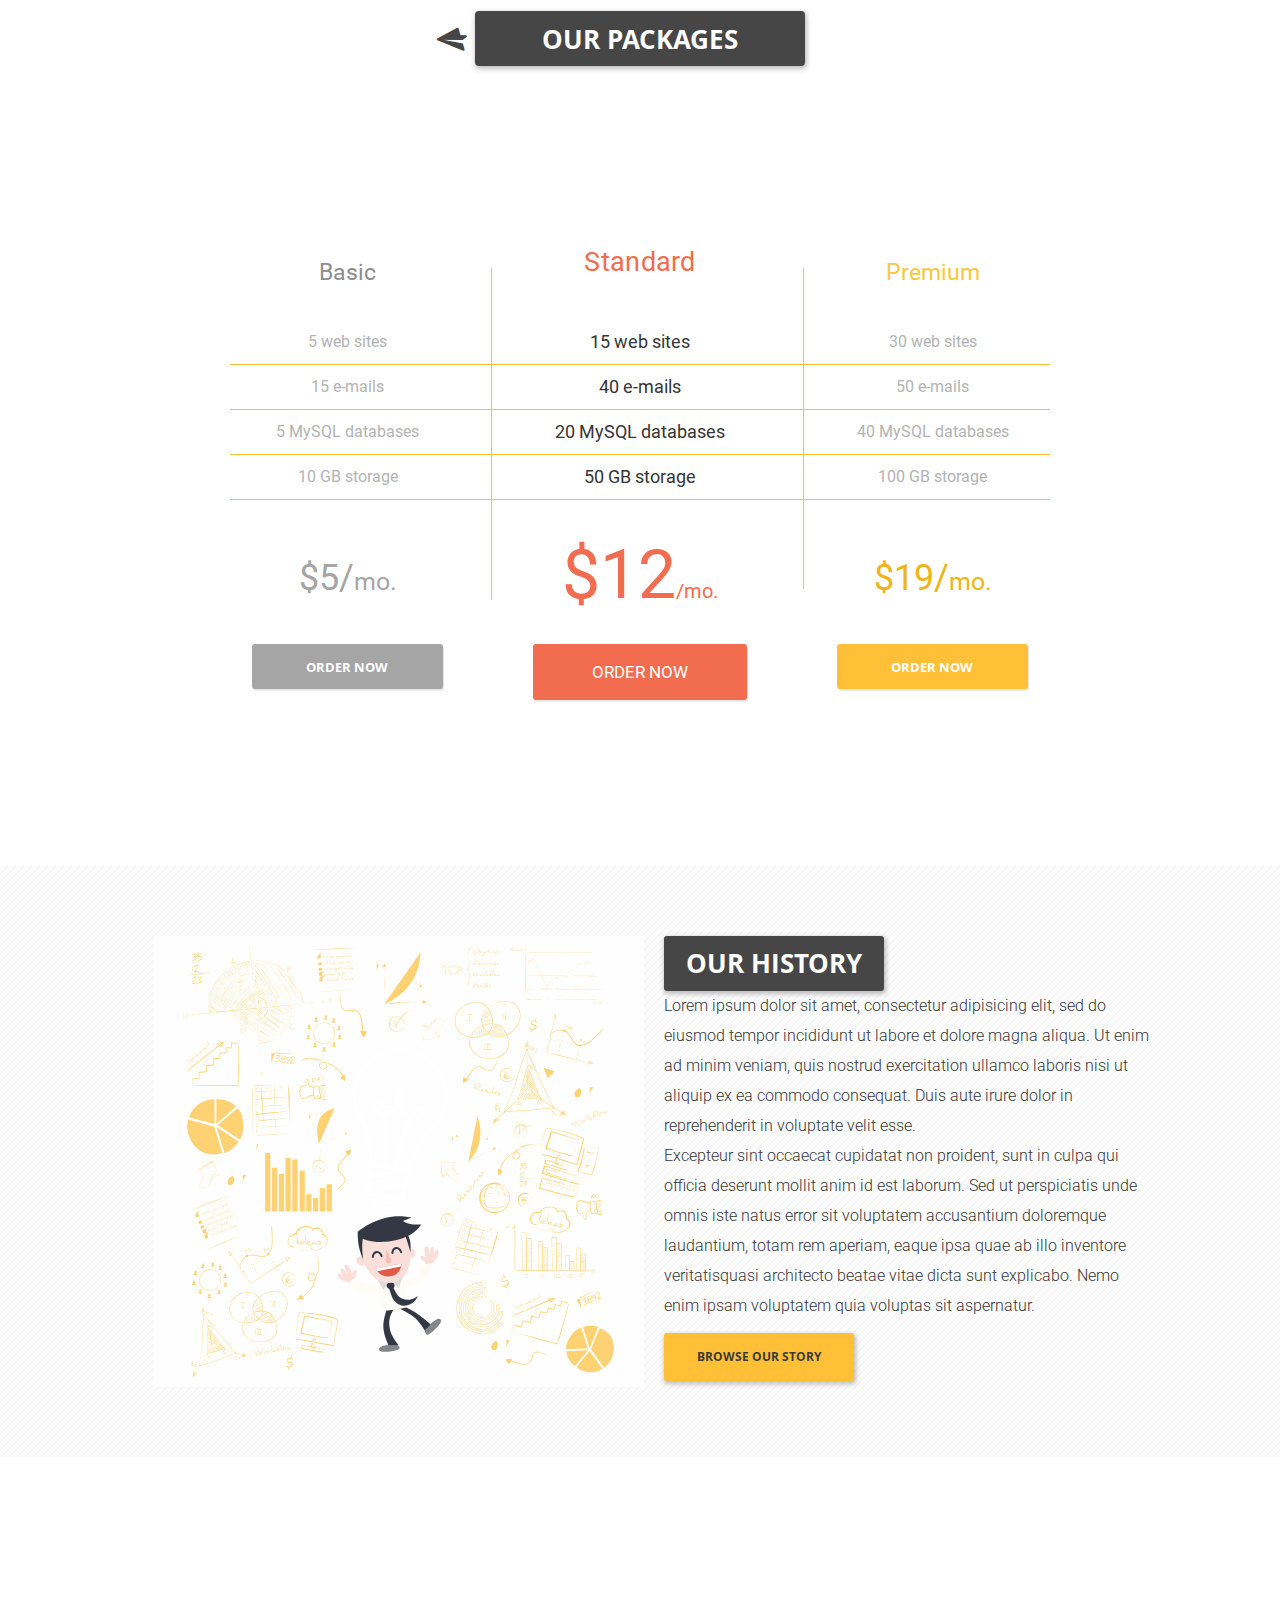
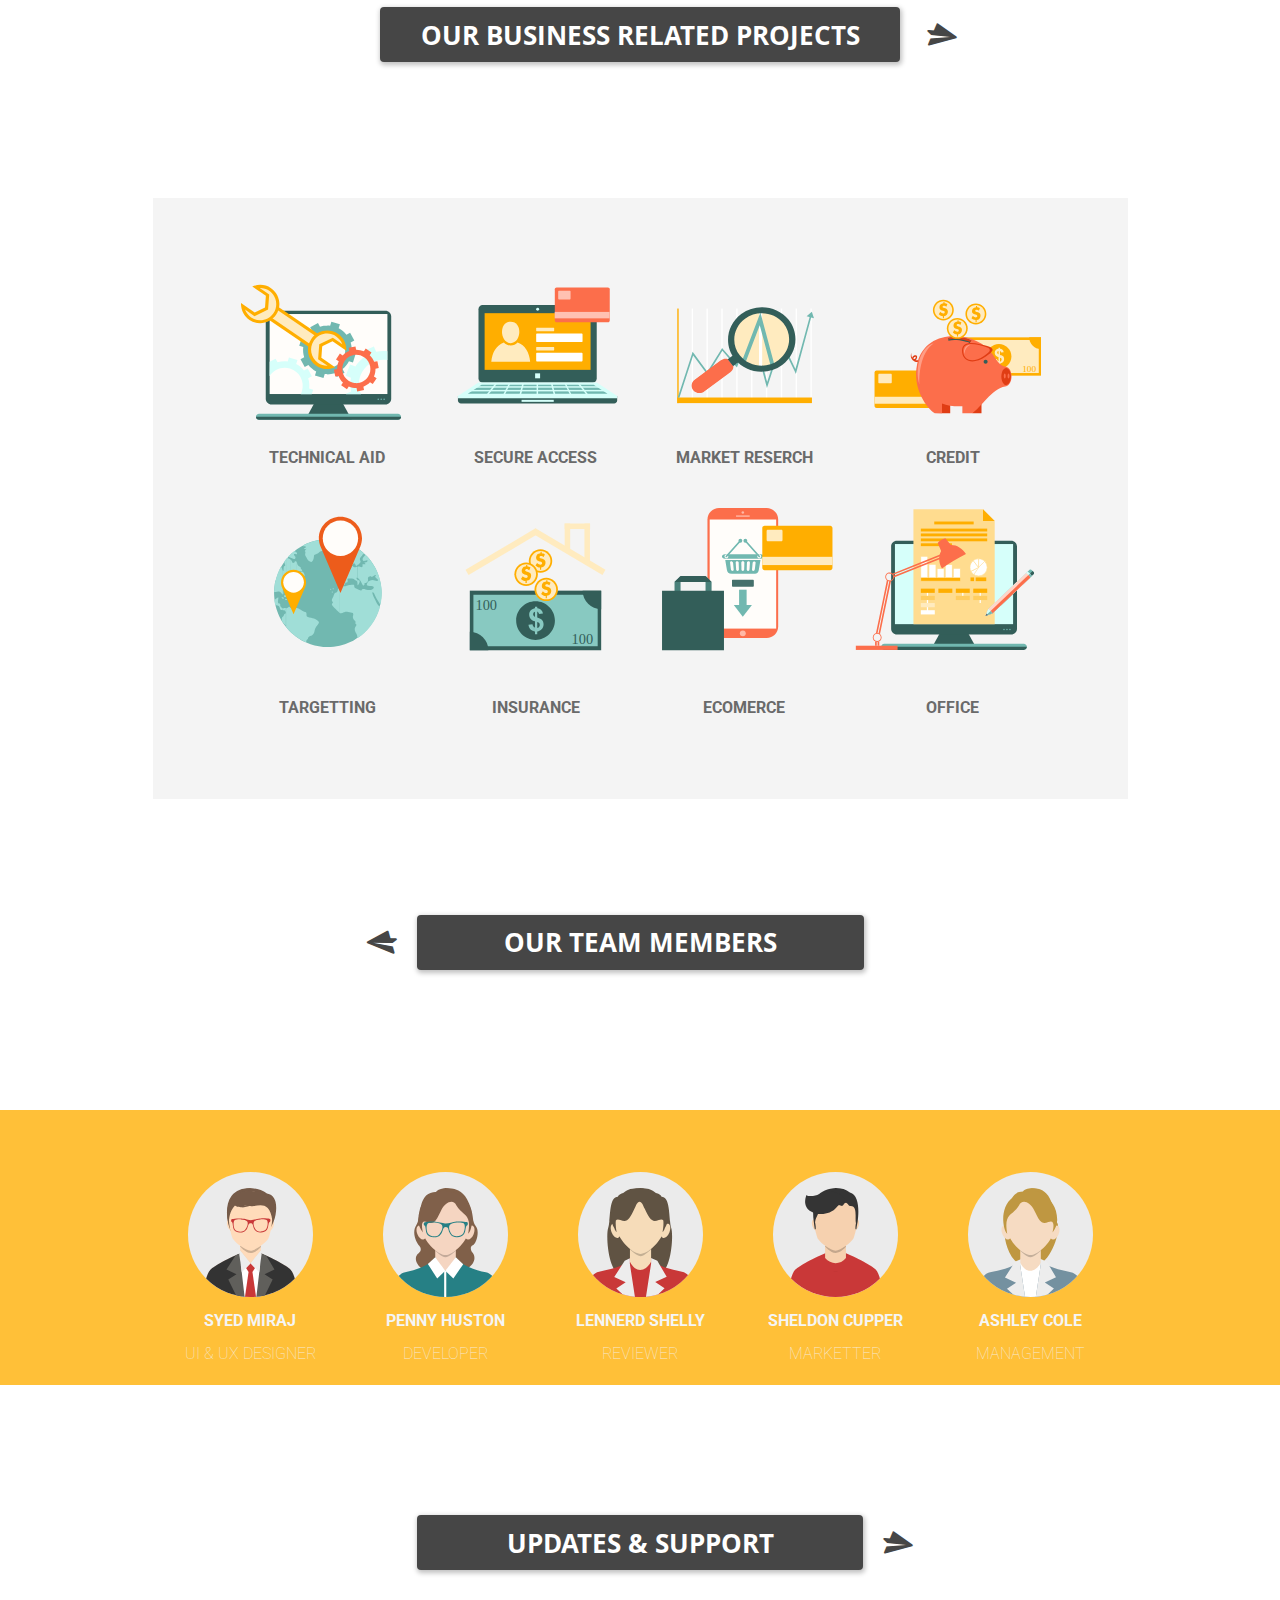
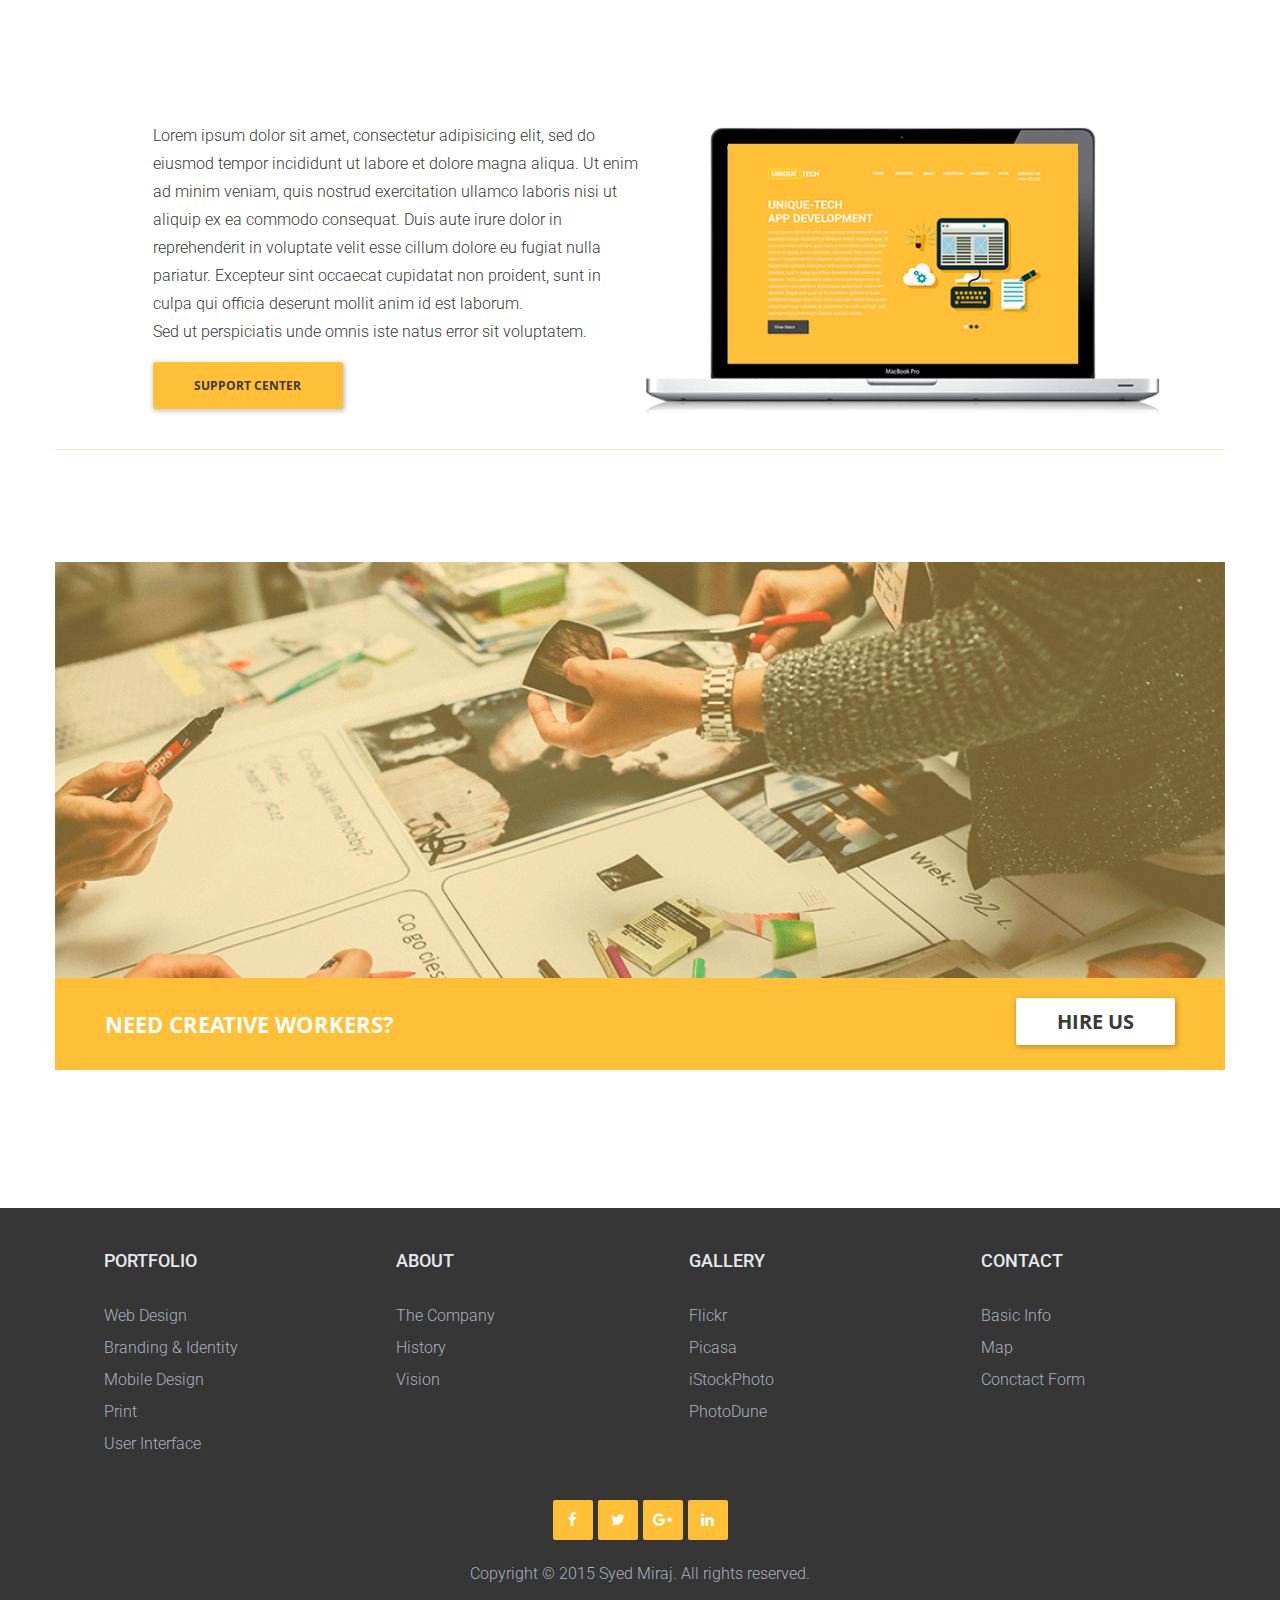
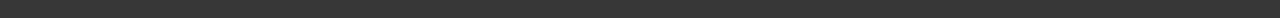
<file: unique-tech/index.html>
<!doctype html>
<html lang="ru">
<head>
	<meta charset="UTF-8">
	<meta http-equiv="X-UA-Compatible" content="IE=edge">
	<meta name="viewport" content="width=device-width, initial-scale=1">
	<title>Unique-Tech</title>
	<link href="https://fonts.googleapis.com/css?family=Roboto" rel="stylesheet">
	<link href="css/bootstrap-custom.min.css" rel="stylesheet" type="text/css">
	<link href="css/font-awesome.min.css" rel="stylesheet">
	<link href="css/main.min.css" rel="stylesheet" type="text/css">
	<link href="favicon.ico" rel="icon" type="image/x-icon">
	<script src="js/common.min.js" defer></script>
	<!--[if lt IE 9]>
		<script src="https://oss.maxcdn.com/html5shiv/3.7.3/html5shiv.min.js"></script>
		<script src="https://oss.maxcdn.com/respond/1.4.2/respond.min.js"></script>
	<![endif]-->
</head>
<body>
	<div class="wrapper">
		<header class="header">
			<div class="inner-header container clearfix">
				<div class="row">
					<div class="header__logo col-lg-offset-1 col-md-3 col-xs-12">
						<a href="#"><span class="header__logo_outline">Unique</span> Tech</a>
					</div>
					<nav class="header__nav col-lg-offset-1 col-lg-7 col-md-9 col-xs-12">
						<a class="header__nav-link" href="#">Home</a>
						<a class="header__nav-link" href="#">Services</a>
						<a class="header__nav-link" href="#">About</a>
						<a class="header__nav-link" href="#">Portfolio</a>
						<a class="header__nav-link" href="#">Academic</a>
						<a class="header__nav-link" href="#">Blog</a>
						<a class="header__nav-link" href="#">Contact Us<span class="header__nav-link_phone">(+966- 322 322)</span></a>
					</nav>
				</div>
				<div class="row clearfix">
					<div class="header__about-us col-xs-12 col-md-5 col-lg-4 col-lg-offset-1">
						<div class="row clearfix">
							<div class="header__logo-mini col-sm-3">
								<a href="#"><span class="header__logo-mini_outline">U<span class="header__logo-mini_letter-color">T</span></span></a>
							</div>
							<h1 class="header__tagline col-xs-10 col-sm-9 col-md-12">Unique-tech<br>app </h1>
							<div class="header__dropdown-menu col-xs-2">
								<button class="header__dropdown-menu_open">
									<div class="header__dropdown-menu-elem"></div>
									<div class="header__dropdown-menu-elem header__dropdown-menu-elem_short"></div>
									<div class="header__dropdown-menu-elem"></div>
								</button>
							</div>
						</div>
						<p class="header__text">Lorem ipsum dolor sit amet, consectetur adipisicing elit, sed do eiusmod tempor incididunt ut labore et dolore magna aliqua. Ut enim ad minim veniam, quis nostrud exercitation ullamco.<br>Laboris nisi ut aliquip ex ea commodo consequat. Duis aute irure dolor in reprehenderit in voluptate velit esse cillum dolore eu fugiat nulla pariatur. Excepteur sint occaecat cupidatat non proident, sunt in culpa qui officia deserunt mollit.</p>
						<button class="header__view-more">View More<i class="fa fa-paper-plane" aria-hidden="true"></i></button>
					</div>
					<div class="header__slider col-xs-12 col-md-7 col-lg-7">
						<div class="header__slider-track"></div>
						<i class="fa fa-paper-plane" aria-hidden="true"></i>
						<img class="header__slider-frame" src="img/slider-frame.png" alt="">
						<div class="header__slider-box">
							<img class="header__slide" src="img/slides/slide1.png" alt="">
						</div>
						<img class="header__slider-frame2" src="img/slider-frame2.png" alt="">
						<div class="header__slider-box2">
							<img class="header__slide-vert" src="img/slides/slide-vert1.png" alt="">
						</div>
						<div class="header__slider-toggle col-xs-offset-5">
							<i class="fa fa-circle active" aria-hidden="true"></i>
							<i class="fa fa-circle" aria-hidden="true"></i>
							<i class="fa fa-circle" aria-hidden="true"></i>
						</div>
					</div>
				</div>
				<button class="header__view-more-center">
					View More
					<i class="fa fa-paper-plane" aria-hidden="true"></i>
				</button>
			</div>
		</header>
		<div class="main">
			<section class="services clearfix">
				<div class="container">
					<button class="services__appear-btn title-btn">
						What We Do
						<i class="fa fa-paper-plane right" aria-hidden="true"></i>
					</button>
					<div class="services__block row clearfix">
						<div class="services__img-block col-md-offset-1 col-md-5">
							<img src="img/services/frame.png" alt="" class="services__frame">
							<img src="img/services/pic1.png" alt="" class="services__pic">
						</div>
						<div class="services__text-block col-md-5">
							<h2 class="services__title">Web Design</h2>
							<p class="services__text">Lorem ipsum dolor sit amet, consectetur adipisicing elit, sed do eiusmod tempor incididunt ut labore et dolore magna aliqua. Ut enim ad minim veniam, quis nostrud exercitation ullamco laboris nisi ut aliquip ex ea commodo consequat.<br>Duis aute irure dolor in reprehenderit in voluptate velit esse cillum dolore eu fugiat nulla pariatur. Excepteur sint occaecat cupidatat non proident, sunt in culpa qui officia deserunt mollit anim id est.</p>
							<button class="services__more-btn">View More</button>
						</div>
					</div>
					<div class="services__block row clearfix">
						<div class="services__text-block col-md-offset-1 col-md-5">
							<h2 class="services__title">Search Engine Optimization</h2>
							<p class="services__text">Lorem ipsum dolor sit amet, consectetur adipisicing elit, sed do eiusmod tempor incididunt ut labore et dolore magna aliqua. Ut enim ad minim veniam, quis nostrud exercitation ullamco laboris nisi ut aliquip ex ea commodo consequat.<br>Duis aute irure dolor in reprehenderit in voluptate velit esse cillum dolore eu fugiat nulla pariatur. Excepteur sint occaecat cupidatat non proident, sunt in culpa qui officia deserunt mollit anim id est.</p>
							<button class="services__more-btn">View More</button>
						</div>
						<div class="services__img-block col-md-5 hidden-xs hidden-sm">
							<img src="img/services/frame.png" alt="" class="services__frame">
							<img src="img/services/pic1.png" alt="" class="services__pic">
						</div>
					</div>
					<div class="services__block row clearfix">
						<div class="services__img-block col-md-offset-1 col-md-5">
							<img src="img/services/frame.png" alt="" class="services__frame">
							<img src="img/services/pic1.png" alt="" class="services__pic">
						</div>
						<div class="services__text-block col-md-5">
							<h2 class="services__title">Affiliate Marketting</h2>
							<p class="services__text">Lorem ipsum dolor sit amet, consectetur adipisicing elit, sed do eiusmod tempor incididunt ut labore et dolore magna aliqua. Ut enim ad minim veniam, quis nostrud exercitation ullamco laboris nisi ut aliquip ex ea commodo consequat.<br>Duis aute irure dolor in reprehenderit in voluptate velit esse cillum dolore eu fugiat nulla pariatur. Excepteur sint occaecat cupidatat non proident, sunt in culpa qui officia deserunt mollit anim id est.</p>
							<button class="services__more-btn">View More</button>
						</div>
					</div>
				</div>
			</section>
			<section class="work-path clearfix">
				<div class="container">
					<button class="work-path__appear-btn title-btn">
						<i class="fa fa-paper-plane left" aria-hidden="true"></i>
						How We Work
					</button>
					<img src="svg/work-path.svg" alt="" class="work-path__img">
				</div>
			</section>
			<section class="features clearfix">
				<div class="container">
					<button class="features__appear-btn title-btn">
						<i class="fa fa-paper-plane right" aria-hidden="true"></i>
						Our Features
					</button>
					<div class="features__map clearfix">
						<div class="row">
							<div class="features__item col-sm-6 col-md-4 height-align">
								<i class="fa fa-file-text-o" aria-hidden="true"></i>
								<h2 class="features__title">Visual Composer</h2>
								<p class="features__text">TheFox comes with the Visual Composer Plugin. You won’t need to code or to remember any shortcodes with our.</p>
							</div>
							<div class="features__item col-sm-6 col-md-4 height-align">
								<i class="fa fa-desktop" aria-hidden="true"></i>
								<h2 class="features__title">Responsive</h2>
								<p class="features__text">Lorem ipsum dolor sit amet, consectetur adipisicing elit, sed do eiusmod tempor incididunt ut labore et dolore magna aliqua. Ut enim ad minim veniam, quis nostrud </p>
							</div>
							<div class="features__item col-sm-6 col-md-4 height-align">
								<i class="fa fa-laptop" aria-hidden="true"></i>
								<h2 class="features__title">Retina Ready</h2>
								<p class="features__text">Lorem ipsum dolor sit amet, consectetur adipisicing elit, sed do eiusmod tempor incididunt ut labore et dolore magna aliqua. </p>
							</div>
							<div class="features__item col-sm-6 col-md-4 height-align">
								<i class="fa fa-pencil" aria-hidden="true"></i>
								<h2 class="features__title">Typography</h2>
								<p class="features__text">TheFox comes with the Visual Composer Plugin. You won’t need to code or to remember any shortcodes with our Theme.</p>
							</div>
							<div class="features__item col-sm-6 col-md-4 height-align">
								<i class="fa fa-puzzle-piece" aria-hidden="true"></i>
								<h2 class="features__title">Theme Options Pannel</h2>
								<p class="features__text">TheFox comes with the Visual Composer Plugin. You won’t need to code or to remember any shortcodes with our Theme.</p>
							</div>
							<div class="features__item col-sm-6 col-md-4 height-align">
								<i class="fa fa-globe" aria-hidden="true"></i>
								<h2 class="features__title">Dummy Content</h2>
								<p class="features__text">TheFox comes with the Visual Composer Plugin. You won’t need to code or to remember any shortcodes with our Theme.</p>
							</div>
							<div class="features__item col-sm-6 col-md-4 height-align">
								<i class="fa fa-rocket" aria-hidden="true"></i>
								<h2 class="features__title">Many Style Available</h2>
								<p class="features__text">TheFox comes with the Visual Composer Plugin. You won’t need to code or to remember any shortcodes with our Theme.</p>
							</div>
							<div class="features__item col-sm-6 col-md-4 height-align">
								<i class="fa fa-crop" aria-hidden="true"></i>
								<h2 class="features__title">Header Style</h2>
								<p class="features__text">TheFox comes with the Visual Composer Plugin. You won’t need to code or to remember any shortcodes with our Theme.</p>
							</div>
							<div class="features__item col-sm-6 col-md-4 height-align">
								<i class="fa fa-shopping-bag" aria-hidden="true"></i>
								<h2 class="features__title">10000+ icons</h2>
								<p class="features__text">TheFox comes with the Visual Composer Plugin. You won’t need to code or to remember any shortcodes with our Theme.</p>
							</div>
							<div class="features__item col-sm-6 col-md-4 height-align">
								<i class="fa fa-coffee" aria-hidden="true"></i>
								<h2 class="features__title">Support</h2>
								<p class="features__text">TheFox comes with the Visual Composer Plugin. You won’t need to code or to remember any shortcodes with our Theme.</p>
							</div>
							<div class="features__item col-sm-6 col-md-4 height-align">
								<i class="fa fa-diamond" aria-hidden="true"></i>
								<h2 class="features__title">Update</h2>
								<p class="features__text">TheFox comes with the Visual Composer Plugin. You won’t need to code or to remember any shortcodes with our Theme.</p>
							</div>
							<div class="features__item col-sm-6 col-md-4 height-align">
								<i class="fa fa-bullhorn" aria-hidden="true"></i>
								<h2 class="features__title">SEO Ready</h2>
								<p class="features__text">TheFox comes with the Visual Composer Plugin. You won’t need to code or to remember any shortcodes with our Theme.</p>
							</div>
						</div>
					</div>
				</div>
			</section>
			<section class="packages clearfix">
				<div class="container">
					<button class="packages__appear-btn title-btn">
						Our Packages
						<i class="fa fa-paper-plane left" aria-hidden="true"></i>
					</button>
					<div class="packages__offers row clearfix">
						<div class="packages__offer col-sm-2 col-sm-offset-2">
							<h3 class="packages__name">Basic</h3>
							<p class="packages__property">5 web sites</p>
							<p class="packages__property">15 e-mails</p>
							<p class="packages__property">5 MySQL databases</p>
							<p class="packages__property">10 GB storage</p>
							<p class="packages__price"><span class="packages__price-digit">$5/</span>mo.</p>
							<button class="packages__order">Order Now</button>
						</div>
						<div class="packages__offer packages__offer_middle col-sm-4">
							<h3 class="packages__name packages__name_middle">Standard</h3>
							<p class="packages__property packages__property_middle">15 web sites</p>
							<p class="packages__property packages__property_middle">40 e-mails</p>
							<p class="packages__property packages__property_middle">20 MySQL databases</p>
							<p class="packages__property packages__property_middle">50 GB storage</p>
							<p class="packages__price packages__price_middle"><span class="packages__price-digit packages__price-digit_middle">$12</span>/mo.</p>
							<button class="packages__order packages__order_middle">Order Now</button>
						</div>
						<div class="packages__offer packages__offer_last col-sm-2">
							<h3 class="packages__name packages__name_last">Premium</h3>
							<p class="packages__property packages__property_last">30 web sites</p>
							<p class="packages__property packages__property_last">50 e-mails</p>
							<p class="packages__property packages__property_last">40 MySQL databases</p>
							<p class="packages__property packages__property_last">100 GB storage</p>
							<p class="packages__price packages__price_last"><span class="packages__price-digit packages__price-digit_last">$19/</span>mo.</p>
							<button class="packages__order packages__order_last">Order Now</button>
						</div>
					</div>
				</div>
			</section>
			<section class="history clearfix">
				<div class="container">
					<div class="row">
						<img src="svg/history.svg" alt="" class="history__img col-md-offset-1 col-md-5 hidden-xs hidden-sm">
						<div class="history__block col-md-5">
							<h3 class="history__title">Our History</h3>
							<p class="history__text">Lorem ipsum dolor sit amet, consectetur adipisicing elit, sed do eiusmod tempor incididunt ut labore et dolore magna aliqua. Ut enim ad minim veniam, quis nostrud exercitation ullamco laboris nisi ut aliquip ex ea commodo consequat. Duis aute irure dolor in reprehenderit in voluptate velit esse.<br>Excepteur sint occaecat cupidatat non proident, sunt in culpa qui officia deserunt mollit anim id est laborum. Sed ut perspiciatis unde omnis iste natus error sit voluptatem accusantium doloremque laudantium, totam rem aperiam, eaque ipsa quae ab illo inventore veritatisquasi architecto beatae vitae dicta sunt explicabo. Nemo enim ipsam voluptatem quia voluptas sit aspernatur.</p>
							<button class="history__btn">Browse Our Story</button>
						</div>
					</div>
				</div>
			</section>
			<section class="business clearfix hidden-xs">
				<div class="container">
					<button class="business__appear-btn title-btn">
						Our Business Related Projects
						<i class="fa fa-paper-plane right" aria-hidden="true"></i>
					</button>
					<div class="row">
						<div class="business__items col-md-10 col-md-offset-1">
							<div class="business__item">
								<a href="#">
									<div class="business__img business__img_1"></div>
									<h4 class="business__title">Technical Aid</h4>
								</a>
							</div>
							<div class="business__item">
									<a href="#">
										<div class="business__img business__img_2"></div>
										<h4 class="business__title">Secure Access</h4>
									</a>
							</div>
							<div class="business__item">
									<a href="#">
										<div class="business__img business__img_3"></div>
										<h4 class="business__title">Market Reserch</h4>
									</a>
							</div>
							<div class="business__item">
									<a href="#">
										<div class="business__img business__img_4"></div>
										<h4 class="business__title">Credit</h4>
									</a>
							</div>
							<div class="business__item">
									<a href="#">
										<div class="business__img business__img_5"></div>
										<h4 class="business__title">Targetting</h4>
									</a>
							</div>
							<div class="business__item">
									<a href="#">
										<div class="business__img business__img_6"></div>
										<h4 class="business__title">Insurance</h4>
									</a>
							</div>
							<div class="business__item">
									<a href="#">
										<div class="business__img business__img_7"></div>
										<h4 class="business__title">Ecomerce</h4>
									</a>
							</div>
							<div class="business__item">
									<a href="#">
										<div class="business__img business__img_8"></div>
										<h4 class="business__title">Office</h4>
									</a>
							</div>
						</div>
					</div>
				</div>
			</section>
			<section class="team clearfix">
				<div class="container-fluid">
					<button class="team__appear-btn title-btn">
						<i class="fa fa-paper-plane left" aria-hidden="true"></i>
						Our Team Members
					</button>
					<div class="team__members">
						<div class="container">
							<div class="row clearfix">
								<div class="team__member col-xs-6 col-sm-4 col-md-2 col-md-offset-1">
									<img src="svg/team/fhoto1.svg" alt="" class="team__member-photo">
									<h5 class="team__member-name">Syed Miraj</h5>
									<h4 class="team__member-specialty">UI & UX Designer</h4>
								</div>
								<div class="team__member col-xs-6 col-sm-4 col-md-2">
									<img src="svg/team/fhoto2.svg" alt="" class="team__member-photo">
									<h5 class="team__member-name">Penny Huston</h5>
									<h4 class="team__member-specialty">Developer</h4>
								</div>
								<div class="team__member col-xs-6 col-sm-4 col-md-2">
									<img src="svg/team/fhoto3.svg" alt="" class="team__member-photo">
									<h5 class="team__member-name">Lennerd Shelly</h5>
									<h4 class="team__member-specialty">Reviewer</h4>
								</div>
								<div class="team__member col-xs-6 col-sm-4 col-md-2">
									<img src="svg/team/fhoto4.svg" alt="" class="team__member-photo">
									<h5 class="team__member-name">Sheldon Cupper</h5>
									<h4 class="team__member-specialty">Marketter</h4>
								</div>
								<div class="team__member col-xs-6 col-sm-4 col-md-2">
									<img src="svg/team/fhoto5.svg" alt="" class="team__member-photo">
									<h5 class="team__member-name">Ashley Cole</h5>
									<h4 class="team__member-specialty">Management</h4>
								</div>
							</div>
						</div>
					</div>
				</div>
			</section>
			<section class="support clearfix">
				<div class="container">
					<button class="support__appear-btn title-btn">
						Updates & Support
						<i class="fa fa-paper-plane right" aria-hidden="true"></i>
					</button>
					<div class="row">
						<div class="support__block col-md-5 col-md-offset-1">
							<p class="support__text">Lorem ipsum dolor sit amet, consectetur adipisicing elit, sed do eiusmod tempor incididunt ut labore et dolore magna aliqua. Ut enim ad minim veniam, quis nostrud exercitation ullamco laboris nisi ut aliquip ex ea commodo consequat. Duis aute irure dolor in reprehenderit in voluptate velit esse cillum dolore eu fugiat nulla pariatur. Excepteur sint occaecat cupidatat non proident, sunt in culpa qui officia deserunt mollit anim id est laborum.<br>Sed ut perspiciatis unde omnis iste natus error sit voluptatem.</p>
							<button class="support__get-btn">Support Center</button>
						</div>
						<img src="img/support.png" alt="" class="support__img col-md-6">
					</div>
				</div>
			</section>
			<section class="bottom-slider clearfix hidden-xs">
				<div class="container">
					<div class="row bottom-slider__inner clearfix">
						<div class="bottom-slider__frame col-md-12">
							<img src="img/slides/bottom-slide1.png" alt="" class="bottom-slider__slide">
							<div class="bottom-slider__panel">
								<p class="bottom-slider__description">Need Creative Workers?</p>
								<button class="bottom-slider__get-btn">Hire Us</button>
							</div>
						</div>
					</div>
				</div>
			</section>
		</div>
	</div>
	<footer class="footer">
		<div class="inner-footer container">
			<div class="footer__map row clearfix">
				<div class="col-md-6 clearfix">
					<div class="footer__map-block col-xs-5 col-xs-offset-1">
						<h3 class="footer__map-title"><a href="#">Portfolio</a></h3>
						<ul class="footer__map-links">
							<li class="footer__map-link"><a href="#">Web Design</a></li>
							<li class="footer__map-link"><a href="#">Branding & Identity</a></li>
							<li class="footer__map-link"><a href="#">Mobile Design</a></li>
							<li class="footer__map-link"><a href="#">Print</a></li>
							<li class="footer__map-link"><a href="#">User Interface</a></li>
						</ul>
					</div>
					<div class="footer__map-block col-xs-5 col-xs-offset-1">
						<h3 class="footer__map-title"><a href="#">About</a></h3>
						<ul class="footer__map-links">
							<li class="footer__map-link"><a href="#">The Company</a></li>
							<li class="footer__map-link"><a href="#">History</a></li>
							<li class="footer__map-link"><a href="#">Vision</a></li>
						</ul>
					</div>
				</div>
				<div class="col-md-6 clearfix">
					<div class="footer__map-block col-xs-5 col-xs-offset-1">
						<h3 class="footer__map-title"><a href="#">Gallery</a></h3>
						<ul class="footer__map-links">
							<li class="footer__map-link"><a href="#">Flickr</a></li>
							<li class="footer__map-link"><a href="#">Picasa</a></li>
							<li class="footer__map-link"><a href="#">iStockPhoto</a></li>
							<li class="footer__map-link"><a href="#">PhotoDune</a></li>
						</ul>
					</div>
					<div class="footer__map-block col-xs-5 col-xs-offset-1">
						<h3 class="footer__map-title"><a href="#">Contact</a></h3>
						<ul class="footer__map-links">
							<li class="footer__map-link"><a href="#">Basic Info</a></li>
							<li class="footer__map-link"><a href="#">Map</a></li>
							<li class="footer__map-link"><a href="#">Conctact Form</a></li>
						</ul>
					</div>
				</div>
			</div>
			<ul class="footer__social-links">
				<li class="footer__social-link"><a href="#"><i class="fa fa-facebook" aria-hidden="true"></i></a></li>
				<li class="footer__social-link"><a href="#"><i class="fa fa-twitter" aria-hidden="true"></i></a></li>
				<li class="footer__social-link"><a href="#"><i class="fa fa-google-plus" aria-hidden="true"></i></a></li>
				<li class="footer__social-link"><a href="#"><i class="fa fa-linkedin" aria-hidden="true"></i></a></li>
			</ul>
			<p class="footer__copyright">Copyright © 2015 Syed Miraj. All rights reserved.</p>
		</div>
	</footer>
</body>
</html>
</file>
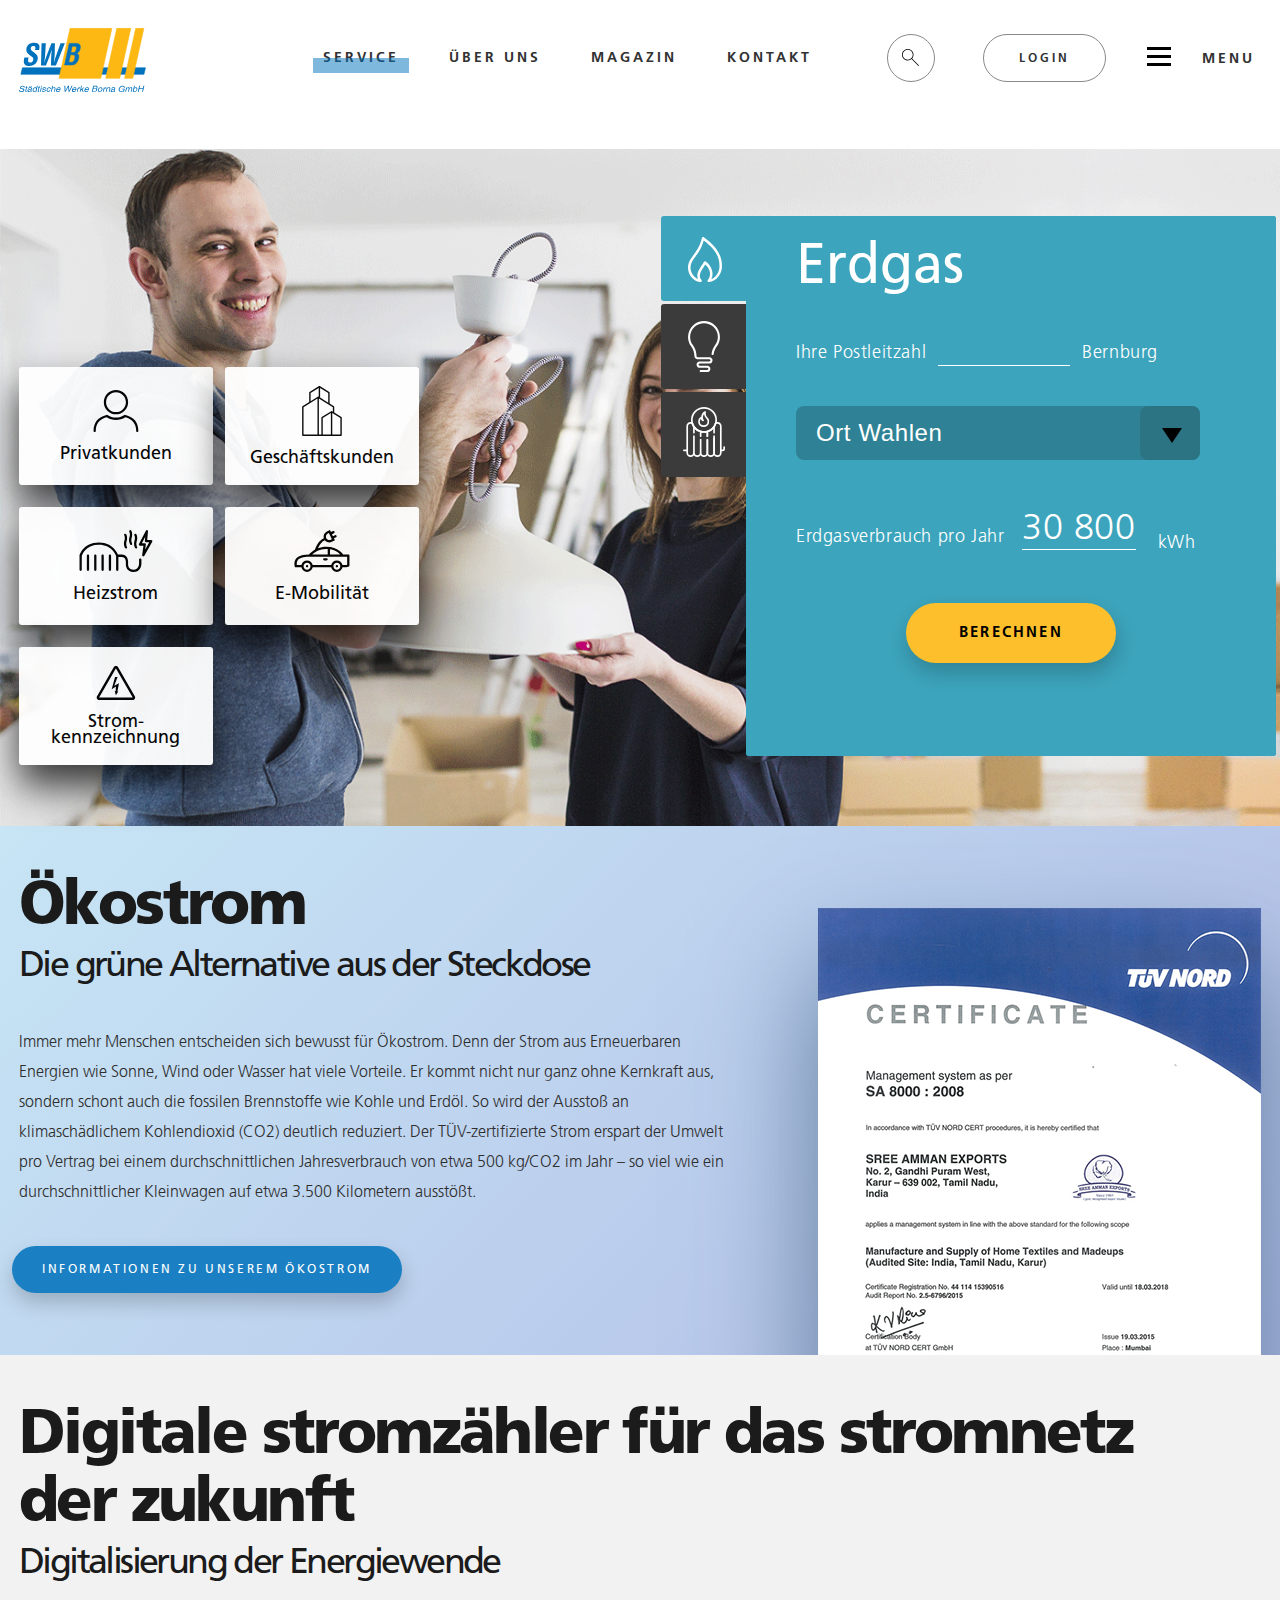
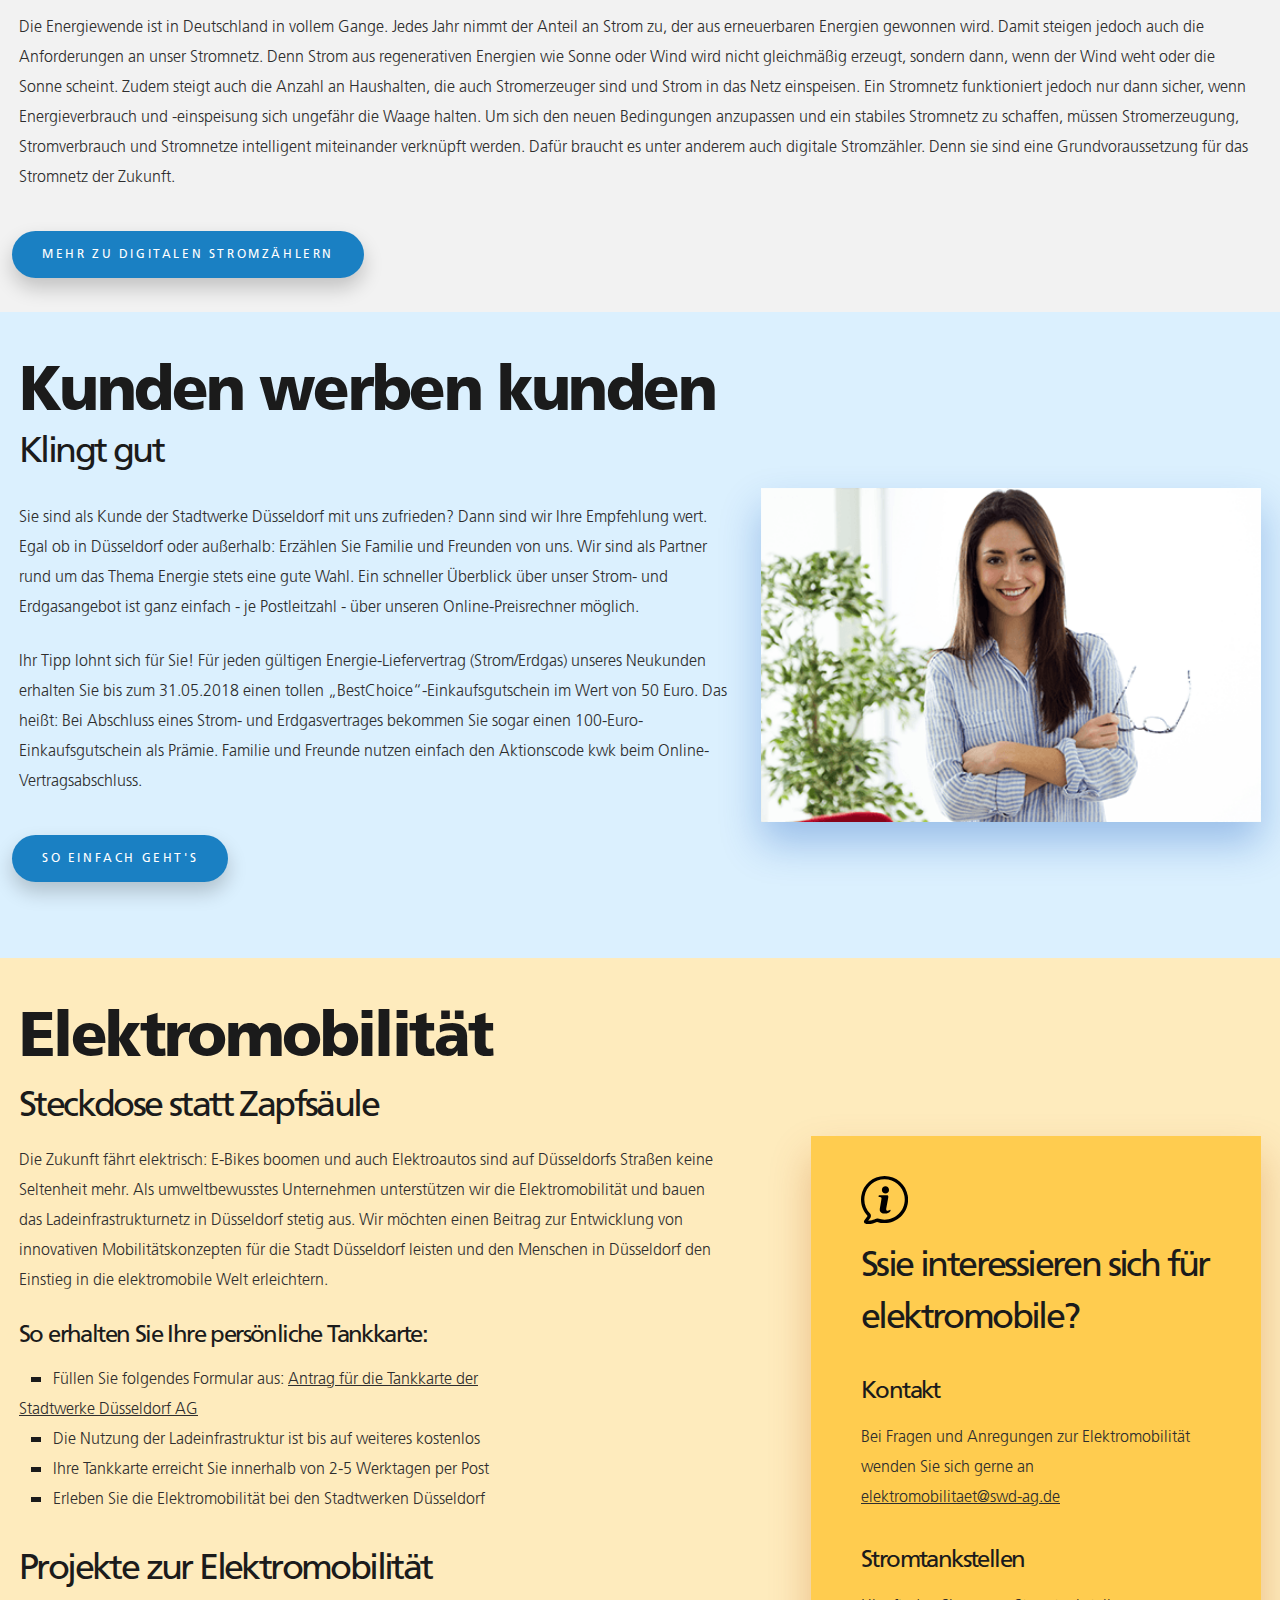
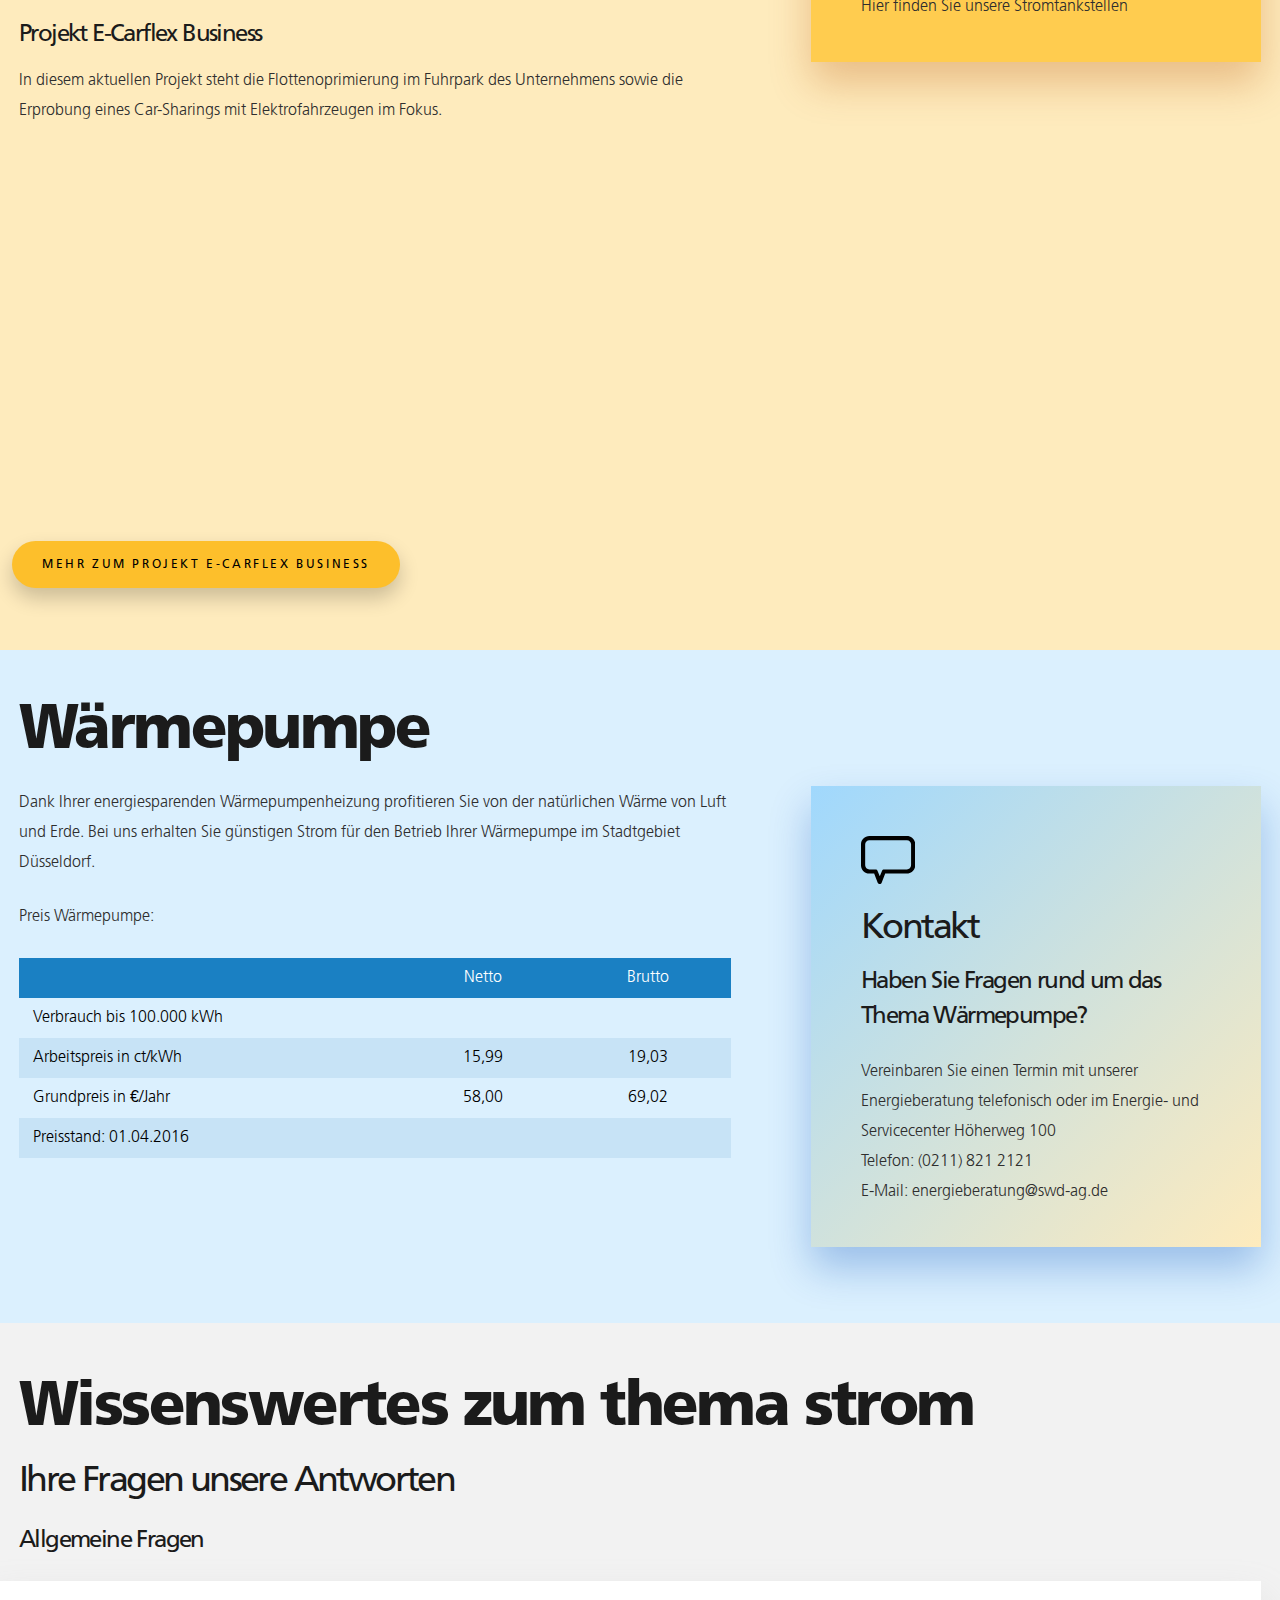
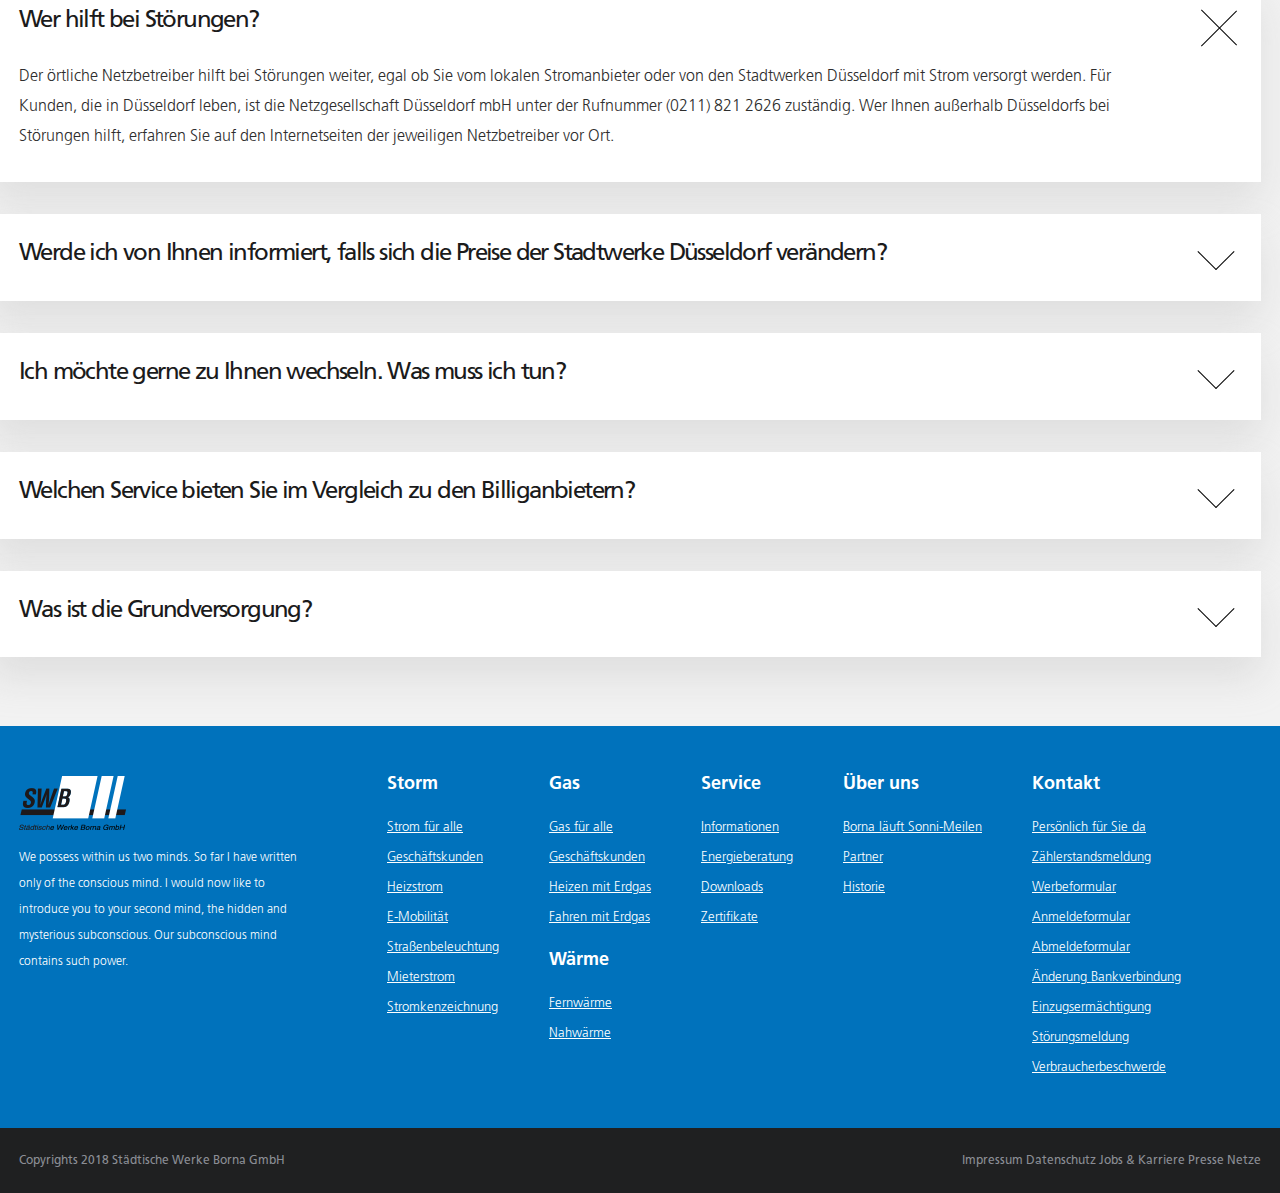
<file: borna/inner_page_service.html>
<!doctype html>
<html lang="ru">
<head>
	<meta charset="UTF-8">
	<meta http-equiv="X-UA-Compatible" content="IE=edge">
	<meta name="viewport" content="width=device-width, initial-scale=1">
	<title>Borna main page</title>
	<link href="css/bootstrap-custom.min.css" rel="stylesheet" type="text/css">
	<link href="css/jquery-ui.min.css" rel="stylesheet" type="text/css">
	<link href="css/jquery.formstyler.css" rel="stylesheet">
	<link href="css/jquery.formstyler.theme.css" rel="stylesheet">
	<link href="css/main.min.css" rel="stylesheet" type="text/css">
	<link href="favicon.ico" rel="icon" type="image/x-icon">
	<script src="js/jquery-3.3.1.min.js" defer></script>
	<script src="js/jquery-ui.min.js" defer></script>
	<script src="js/jquery.formstyler.min.js" defer></script>
	<script src="js/common.min.js" defer></script>
	<!--[if lt IE 9]>
		<script src="https://oss.maxcdn.com/html5shiv/3.7.3/html5shiv.min.js"></script>
		<script src="https://oss.maxcdn.com/respond/1.4.2/respond.min.js"></script>
	<![endif]-->
</head>
<body>
	<div class="wrapper">
		<header class="header">
			<div class="inner-header container clearfix">
				<div class="row">
					<div class="col-xs-5 col-md-2">
						<a href="index.html" class="header__logo-link">
							<img src="svg/LogoSWB_FreeH.svg" alt="header-logo" class="header__logo">
						</a>
					</div>
					<ul class="header__pages-list col-xs-7 col-md-6">
						<li class="header__pages-item header__pages-item_active"><a href="#" class="header__pages-link">Service</a></li>
						<li class="header__pages-item"><a href="#" class="header__pages-link">Über&nbsp;uns</a></li>
						<li class="header__pages-item"><a href="#" class="header__pages-link">Magazin</a></li>
						<li class="header__pages-item" id="contacts-btn">Kontakt</li>
					</ul>
					<div class="header__control col-xs-12 col-md-4">
						<button class="header__control-search"></button>
						<button class="header__control-login">Login</button>
						<button class="header__control-menu" id="mega-menu-btn">
							<div class="header__control-menu-bar">
								<div class="header__control-menu-dash"></div>
								<div class="header__control-menu-dash"></div>
								<div class="header__control-menu-dash"></div>
							</div>
							<span class="header__control-menu-title">Menu</span>
						</button>
					</div>
				</div>
				<div class="hidden-mega-blocks row">
					<div class="mega-menu__block mega-menu__block_hidden col-md-12" id="mega-menu-block">
						<p class="mega-menu__title">Menüpunkte</p>
						<div class="mega-menu__close-btn" id="mega-menu-btn-close">
							<div class="mega-menu__close-line"></div>
							<div class="mega-menu__close-line mega-menu__close-line_rev"></div>
						</div>
						<div class="row">
							<div class="mega-menu__sub-block mega-menu__sub-block_storm col-md-2 col-md-offset-1">
								<h4 class="mega-menu__sub-block-title">Storm</h4>
								<ul class="mega-menu__sub-block-list">
									<li class="mega-menu__sub-block-item"><a href="#" class="mega-menu__sub-block-link">Strom für alle</a></li>
									<li class="mega-menu__sub-block-item"><a href="#" class="mega-menu__sub-block-link">Geschäftskunden</a></li>
									<li class="mega-menu__sub-block-item"><a href="#" class="mega-menu__sub-block-link">Heizstrom</a></li>
									<li class="mega-menu__sub-block-item"><a href="#" class="mega-menu__sub-block-link">E-Mobilität</a></li>
									<li class="mega-menu__sub-block-item"><a href="#" class="mega-menu__sub-block-link">Straßenbeleuchtung</a></li>
									<li class="mega-menu__sub-block-item"><a href="#" class="mega-menu__sub-block-link">Mieterstrom</a></li>
									<li class="mega-menu__sub-block-item"><a href="#" class="mega-menu__sub-block-link">Stromkenzeichnung</a></li>
								</ul>
							</div>
							<div class="mega-menu__sub-block mega-menu__sub-block_gas col-md-2">
								<h4 class="mega-menu__sub-block-title">Gas</h4>
								<ul class="mega-menu__sub-block-list">
									<li class="mega-menu__sub-block-item"><a href="#" class="mega-menu__sub-block-link">Gas für alle</a></li>
									<li class="mega-menu__sub-block-item"><a href="#" class="mega-menu__sub-block-link">Geschäftskunden</a></li>
									<li class="mega-menu__sub-block-item"><a href="#" class="mega-menu__sub-block-link">Heizen mit Erdgas</a></li>
									<li class="mega-menu__sub-block-item"><a href="#" class="mega-menu__sub-block-link">Fahren mit Erdgas</a></li>
								</ul>
							</div>
							<div class="mega-menu__sub-block mega-menu__sub-block_warme col-md-2">
								<h4 class="mega-menu__sub-block-title">Wärme</h4>
								<ul class="mega-menu__sub-block-list">
									<li class="mega-menu__sub-block-item"><a href="#" class="mega-menu__sub-block-link">Fernwärme</a></li>
									<li class="mega-menu__sub-block-item"><a href="#" class="mega-menu__sub-block-link">Nahwärme</a></li>
								</ul>
							</div>
							<div class="mega-menu__sub-block mega-menu__sub-block_service-and-uber-uns col-md-2">
								<h4 class="mega-menu__sub-block-title">Service</h4>
								<ul class="mega-menu__sub-block-list">
									<li class="mega-menu__sub-block-item"><a href="#" class="mega-menu__sub-block-link">Informationen</a></li>
									<li class="mega-menu__sub-block-item"><a href="#" class="mega-menu__sub-block-link">Energieberatung</a></li>
									<li class="mega-menu__sub-block-item"><a href="#" class="mega-menu__sub-block-link">Downloads</a></li>
									<li class="mega-menu__sub-block-item"><a href="#" class="mega-menu__sub-block-link">Zertifikate</a></li>
								</ul>
								<h4 class="mega-menu__sub-block-title mega-menu__sub-block-title_uber-uns">Über uns</h4>
								<ul class="mega-menu__sub-block-list">
									<li class="mega-menu__sub-block-item"><a href="#" class="mega-menu__sub-block-link">Borna läuft Sonni-Meilen</a></li>
									<li class="mega-menu__sub-block-item"><a href="#" class="mega-menu__sub-block-link">Partner</a></li>
									<li class="mega-menu__sub-block-item"><a href="#" class="mega-menu__sub-block-link">Historie</a></li>
								</ul>
							</div>
							<div class="mega-menu__sub-block mega-menu__sub-block_kontakt col-md-2">
								<h4 class="mega-menu__sub-block-title">Kontakt</h4>
								<ul class="mega-menu__sub-block-list">
									<li class="mega-menu__sub-block-item"><a href="#" class="mega-menu__sub-block-link">Persönlich für Sie da</a></li>
									<li class="mega-menu__sub-block-item"><a href="#" class="mega-menu__sub-block-link">Zählerstandsmeldung</a></li>
									<li class="mega-menu__sub-block-item"><a href="#" class="mega-menu__sub-block-link">Werbeformular</a></li>
									<li class="mega-menu__sub-block-item"><a href="#" class="mega-menu__sub-block-link">Anmeldeformular</a></li>
									<li class="mega-menu__sub-block-item"><a href="#" class="mega-menu__sub-block-link">Abmeldeformular</a></li>
									<li class="mega-menu__sub-block-item"><a href="#" class="mega-menu__sub-block-link">Änderung Bankverbindung</a></li>
									<li class="mega-menu__sub-block-item"><a href="#" class="mega-menu__sub-block-link">Einzugsermächtigung</a></li>
									<li class="mega-menu__sub-block-item"><a href="#" class="mega-menu__sub-block-link">Störungsmeldung</a></li>
									<li class="mega-menu__sub-block-item"><a href="#" class="mega-menu__sub-block-link">Verbraucherbeschwerde</a></li>
								</ul>
							</div>
						</div>
						<div class="row">
							<div class="mega-menu__sub-block mega-menu__sub-block_magazin col-md-10 col-md-offset-1">
								<h4 class="mega-menu__sub-block-title mega-menu__sub-block-title_magazin">Magazin</h4>
								<div class="row">
									<div class="mega-menu__article col-md-6">
										<img src="img/mega-menu_magazin-1.png" alt="" class="mega-menu__article-img">
										<div class="mega-menu__article-title">Raum ist in der kleinsten Hütte</div>
										<div class="mega-menu__article-text">Haben Sie schon mal recherchiert, wie Sie aus Ihrem Wohnraum das meiste herausholen können?</div>
									</div>
									<div class="mega-menu__article col-md-6">
										<img src="img/mega-menu_magazin-2.png" alt="" class="mega-menu__article-img">
										<div class="mega-menu__article-title">Trotz Allergie richtig durchatmen</div>
										<div class="mega-menu__article-text">Erfahren Sie jetzt wie und genießen Sie Frühling und Sommer in vollen Zügen</div>
									</div>
								</div>
							</div>
						</div>
					</div>
					<div class="contacts__block contacts__block_hidden col-md-9 col-md-offset-2" id="contacts-block">
						<p class="contacts__title">Kontakt</p>
						<div class="contacts__close-btn" id="contacts-btn-close">
							<div class="contacts__close-line"></div>
							<div class="contacts__close-line contacts__close-line_rev"></div>
						</div>
						<div class="row clearfix">
							<div class="contacts__work-time col-md-4">
								<p class="contacts__work-time-title">Öffnungszeiten:</p>
								<ul class="contacts__work-time-list">
									<li class="contacts__work-time-item"><span class="contacts__bold">Mo.</span>13.00 — 15.00</li>
									<li class="contacts__work-time-item"><span class="contacts__bold">Di.</span>9.00 — 12.00 und 13.00 — 18.00</li>
									<li class="contacts__work-time-item"><span class="contacts__bold">Mi.</span>geschlossen</li>
									<li class="contacts__work-time-item"><span class="contacts__bold">Do.</span>9.00 — 12.00 und 13.00 — 17.00</li>
									<li class="contacts__work-time-item"><span class="contacts__bold">Fr.</span>9.00 — 12.00</li>
								</ul>
							</div>
							<div class="contacts__address col-md-4">
								<p class="contacts__address-title">Anschrift:</p>
								<p class="contacts__address-text">
									Städtische Werke Borna GmbH<br>
									Am Wilhelmschacht 20<br>
									04552 Borna Deutschland
								</p>
								<button class="contacts__address-btn">Anfahrt</button>
							</div>
							<div class="contacts__direct col-md-4">
								<div class="contacts__direct-title">Direktkontakt:</div>
								<ul class="contacts__direct-list">
									<li class="contacts__direct-item">Tel.: 03433 21 61</li>
									<li class="contacts__direct-item">oder 03433 / 21 60</li>
									<li class="contacts__direct-item">Fax: 03433 / 21 80 09</li>
								</ul>
								<p class="contacts__direct-email">
									<a href="http://www.stadtwerke-borna.de">www.stadtwerke-borna.de</a><br>
									<a href="mailto:post@stadtwerke-borna.de">post@stadtwerke-borna.de</a>
								</p>
							</div>
						</div>
						<div class="row">
							<div class="contacts__service col-md-4">
								<div class="contacts__service-title">Service</div>
								<div class="contacts__service-text">Sie haben Fragen zur Jahresabrechnung? Sie möchten Ihren Zählerstand gern online mitteilen? Verschaffen Sie sich einen Überblick.</div>
								<ul class="contacts__service-list">
									<li class="contacts__service-item"><a href="#">Zum Servicebereich</a></li>
									<li class="contacts__service-item"><a href="#">Umzug – leicht und entspannt</a></li>
									<li class="contacts__service-item"><a href="#">Rechnungserklärung</a></li>
									<li class="contacts__service-item"><a href="#">Informationen zum SelfService</a></li>
									<li class="contacts__service-item"><a href="#">WhatsApp-Kontakt</a></li>
								</ul>
							</div>
							<div class="contacts__registration col-md-4">
								<div class="contacts__registration-title">Anmeldung in Borna</div>
								<div class="contacts__registration-text">Sie ziehen nach Borna oder innerhalb des Stadtgebietes um? Wir versorgen Sie gerne mit Strom, Erdgas, Wärme und Trinkwasser.</div>
								<button class="contacts__registration-btn">Jetzt anmelden</button>
							</div>
						</div>
					</div>
				</div>
			</div>
		</header>
		<section class="categories clearfix">
			<div class="container">
				<div class="row">
					<div class="categories__slot-set col-xs-12 col-lg-6">
						<div class="categories__slot"></div>
						<div class="categories__slot"></div>
						<div class="categories__slot"></div>
						<div class="categories__slot">
							<button class="categories__slot-item">
								<svg class="categories__slot-img" xmlns="http://www.w3.org/2000/svg" xmlns:xlink="http://www.w3.org/1999/xlink" viewBox="0 0 71.9 67.4"><path clip-path="url(#b)" d="M36 39c10.7 0 19.5-8.7 19.5-19.5C55.5 8.8 46.8 0 36 0 25.3 0 16.5 8.7 16.5 19.5S25.3 39 36 39m0-35.4c8.8 0 15.9 7.1 15.9 15.9S44.8 35.4 36 35.4s-15.9-7.1-15.9-15.9S27.2 3.6 36 3.6M51.1 40l-.8-.2-.7.4c-4.1 2.7-8.8 4.1-13.7 4.1s-9.6-1.4-13.7-4.1l-.7-.4-.8.2C7.2 43.4 0 52.2 0 65.4v.2c0 1 .8 1.8 1.8 1.8s1.8-.8 1.8-1.8v-.2c0-11.3 5.9-18.6 17.4-21.7 4.5 2.8 9.6 4.3 15 4.3 5.3 0 10.5-1.5 15-4.3 11.6 3.2 17.4 10.5 17.4 21.8v.2c0 1 .8 1.7 1.7 1.7 1 0 1.7-.8 1.8-1.8v-.2c.1-13.2-7.1-22-20.8-25.4"/></svg>
								<p class="categories__slot-name">Privatkunden</p>
							</button>
						</div>
						<div class="categories__slot">
							<button class="categories__slot-item">
								<svg class="categories__slot-img categories__slot-img_geschaftskunden" xmlns="http://www.w3.org/2000/svg" xmlns:xlink="http://www.w3.org/1999/xlink" viewBox="0 0 624.1 787.1"><path clip-path="url(#b)" d="M619 488.9l-113.6-70.8v-90.7c0-3.8-2-7.3-5.2-9.3L432.7 276V104.3c0-3.8-2-7.3-5.2-9.3L277.8 1.7c-.1 0-.2-.1-.2-.1-.1 0-.2-.1-.2-.2-.1-.1-.3-.1-.4-.2-.2-.1-.4-.2-.7-.3-.2-.1-.5-.2-.7-.3s-.5-.2-.7-.2c-.2-.1-.5-.1-.7-.2-.2 0-.5-.1-.7-.1-.2 0-.5 0-.7-.1h-1.5c-.3 0-.5 0-.8.1-.2 0-.4.1-.7.1-.3.1-.5.1-.8.2-.2.1-.4.1-.7.2-.2.1-.5.2-.7.3l-.6.3c-.1.1-.3.1-.4.2-.1 0-.2.1-.2.2-.1 0-.2.1-.2.1L116.5 95c-3.2 2-5.2 5.5-5.2 9.3v147.5L5.2 318C2 320 0 323.5 0 327.3v448.8c0 6.1 4.9 11 11 11h602.1c6.1 0 11-4.9 11-11V498.2c0-3.8-1.9-7.3-5.1-9.3m-135.6-84.5l-14.1-8.8c-.1 0-.2-.1-.2-.1-.1 0-.2-.1-.2-.2-.1-.1-.3-.1-.4-.2-.2-.1-.4-.2-.7-.3-.2-.1-.5-.2-.7-.3-.2-.1-.5-.2-.7-.2-.2-.1-.5-.1-.7-.2-.2 0-.5-.1-.7-.1s-.5 0-.7-.1h-1.4c-.2 0-.5 0-.7.1-.2 0-.5.1-.7.1-.2 0-.5.1-.7.2-.2.1-.5.1-.7.2-.2.1-.5.2-.7.3-.2.1-.4.2-.7.3-.1.1-.3.1-.4.2-.1 0-.2.1-.2.2-.1 0-.2.1-.2.1l-149.7 93.3c-3.2 2-5.2 5.5-5.2 9.3v266.9h-39.1V196.5l219.7 136.9v71h-.2zm-72.7-142.2L283 182.6V30.9l127.7 79.6v151.7zM133.4 110.5l127.7-79.6v138l-2.5-1.6c-.1 0-.2-.1-.2-.1-.1 0-.2-.1-.2-.2-.1-.1-.3-.1-.4-.2-.2-.1-.4-.2-.7-.3-.2-.1-.5-.2-.7-.3-.2-.1-.5-.2-.7-.2-.2-.1-.5-.1-.7-.2-.2 0-.5-.1-.7-.1-.2 0-.5 0-.7-.1h-1.5c-.3 0-.5 0-.8.1-.2 0-.4.1-.7.1s-.5.1-.8.2c-.2.1-.4.1-.7.2-.2.1-.5.2-.7.3l-.6.3c-.1.1-.3.1-.4.2-.1 0-.2.1-.2.2-.1 0-.2.1-.2.1l-113.5 70.8V110.5h-.1zM22.1 333.4l219.7-136.9v568.6H22.1V333.4zm302.7 431.7V504.3l127.7-79.6v340.4H324.8zm277.3 0H474.5V424.7l127.6 79.6v260.8z"/></svg>
								<p class="categories__slot-name">Geschäftskunden</p>
							</button>
						</div>
						<div class="categories__slot"></div>
						<div class="categories__slot">
							<button class="categories__slot-item">
								<svg class="categories__slot-img" xmlns="http://www.w3.org/2000/svg" xmlns:xlink="http://www.w3.org/1999/xlink" viewBox="0 0 159.3 91.8"><path clip-path="url(#b)" d="M18.5 53.8c-1.4 0-2.5 1.1-2.5 2.5v30.8c0 1.4 1.1 2.5 2.5 2.5s2.5-1.1 2.5-2.5V56.3c0-1.4-1.1-2.5-2.5-2.5M158.9 23c-.4-.8-1.3-1.2-2.2-1.2H148l1.7-19c.1-1.2-.6-2.3-1.8-2.6-1.1-.3-2.4.2-2.9 1.3l-15 29.1c-.4.8-.4 1.7.1 2.4s1.3 1.2 2.1 1.2h7.5L137 54.9c-.2 1.2.6 2.3 1.7 2.7.3.1.5.1.8.1.9 0 1.7-.5 2.2-1.3l17.2-30.9c.5-.8.5-1.8 0-2.5m-15.3 19.7l1.4-10.8c.1-.7-.1-1.4-.6-2-.5-.5-1.2-.8-1.9-.8h-6.2l7.3-14.2-.8 9.1c-.1.7.2 1.4.6 1.9.5.5 1.1.8 1.8.8h7.2l-8.8 16zM34.5 53.8c-1.4 0-2.5 1.1-2.5 2.5v30.8c0 1.4 1.1 2.5 2.5 2.5s2.5-1.1 2.5-2.5V56.3c0-1.4-1.1-2.5-2.5-2.5M50.5 53.8c-1.4 0-2.5 1.1-2.5 2.5v30.8c0 1.4 1.1 2.5 2.5 2.5s2.5-1.1 2.5-2.5V56.3c0-1.4-1.1-2.5-2.5-2.5M66.5 53.8c-1.4 0-2.5 1.1-2.5 2.5v30.8c0 1.4 1.1 2.5 2.5 2.5s2.5-1.1 2.5-2.5V56.3c0-1.4-1.2-2.5-2.5-2.5"/><path clip-path="url(#b)" d="M132.7 62.2c-1.4 0-2.5 1.1-2.5 2.5v8.9s-.1 3.5-1.7 6.9c-2.1 4.2-5.5 6.3-10.4 6.3-11.4 0-11.8-9.7-11.9-10.8v-7.3c-.2-5.2-3.3-14.9-13.8-14.9h-8.3c-1.1-2.5-3.5-7.4-8.1-12.4-5.9-6.4-16.5-14-33.6-14C7.5 27.4.1 55.4 0 55.7V87.1c0 1.4 1.1 2.5 2.5 2.5S5 88.5 5 87.1V56.7c.4-1.2 2.1-6.5 6.8-11.9 7.2-8.2 17.5-12.4 30.6-12.4C70 32.4 78.8 53.6 80 56.7v30.4c0 1.4 1.1 2.5 2.5 2.5s2.5-1.1 2.5-2.5V58.8h7.5c8.2 0 8.8 9 8.8 10V76c0 .2.2 15.8 16.9 15.8 13.3 0 17-11.8 17.1-18.1v-9c-.1-1.4-1.2-2.5-2.6-2.5M98.9 38.1l.3.9c.4 1 1.3 1.7 2.4 1.7.3 0 .6 0 .8-.1 1.3-.5 2-1.9 1.5-3.2-.1-.3-.2-.6-.4-1-.9-2.5-2.2-5.8-.8-10.7 1.9-6.7 1.8-11.4-.5-16.3-.6-1.3-2.1-1.8-3.3-1.2-1.3.6-1.8 2.1-1.2 3.3 1.7 3.8 1.8 7.3.2 12.8-1.9 6.4-.1 11.1 1 13.8M110 30.3l.3.9c.4 1 1.3 1.7 2.4 1.7.3 0 .6 0 .8-.1 1.3-.5 2-1.9 1.5-3.2-.1-.3-.2-.6-.4-1-.9-2.5-2.2-5.8-.8-10.7 1.9-6.7 1.8-11.4-.5-16.3-.6-1.3-2.1-1.8-3.3-1.2-1.3.6-1.8 2.1-1.2 3.3 1.7 3.8 1.8 7.3.2 12.8-1.9 6.4-.1 11 1 13.8M121 38.1l.3.9c.4 1 1.3 1.7 2.4 1.7.3 0 .6 0 .8-.1 1.3-.5 2-1.9 1.5-3.2-.1-.3-.2-.6-.4-1-.9-2.5-2.2-5.8-.8-10.7 1.9-6.7 1.8-11.4-.5-16.3-.6-1.3-2.1-1.8-3.3-1.2-1.3.6-1.8 2.1-1.2 3.3 1.7 3.8 1.8 7.3.2 12.8-1.8 6.4-.1 11.1 1 13.8"/></svg>
								<p class="categories__slot-name">Heizstrom</p>
							</button>
						</div>
						<div class="categories__slot">
							<button class="categories__slot-item">
								<svg class="categories__slot-img" xmlns="http://www.w3.org/2000/svg" xmlns:xlink="http://www.w3.org/1999/xlink" viewBox="0 0 512 390.9"><path clip-path="url(#b)" d="M512 238.8c0-5.9-4.8-10.7-10.7-10.7h-48s-44.6-72.3-154.7-72.3c-31.5 0-58.3 5.9-80.5 14.4 12.1-26.9 25.4-44 36.2-54.8 12.1-12 22.8-17.7 28.7-20.2 10.2 12.8 25.7 20 41.7 20 7.7 0 15.6-1.7 23-5.3l28.9-13.8-9.1-19.1 19.2-9.2c5.3-2.5 7.6-8.9 5-14.2-2.5-5.3-8.9-7.6-14.2-5l-19.2 9.2-9.3-19.3 19.2-9.2c5.3-2.5 7.6-8.9 5-14.2-2.5-5.3-8.9-7.5-14.2-5l-19.2 9.2L330.6 0l-28.9 13.8c-23.7 11.3-35.2 37.9-28.3 62.3-18.3 8.1-57 33.3-83.5 107.3-36.1 20.4-53.7 44.5-53.7 44.5C-44 228.8 6.5 347.8 6.5 347.8h58.3c4.9 24.6 26.5 43.1 52.6 43.1 26 0 47.7-18.5 52.5-43.1h172.2c4.8 24.6 26.5 43.1 52.5 43.1s47.7-18.5 52.5-43.1h23c19.1 0 30.5-4.4 36.4-7.9.2-.1.3-.2.5-.3 2.9-1.9 4.9-5.2 4.9-9l.1-91.8zM311 33.1l9.6-4.6 27.7 57.7-9.6 4.6c-4.4 2.1-9 3.2-13.8 3.2-6 0-11.8-1.7-16.9-4.8-5.2-3.2-9.4-7.8-12-13.4-7.7-16-.9-35.1 15-42.7m92.1 175c10.1 7.1 17.7 14.3 23 20h-95.4v-48.6c10.5 1.6 20.7 4.1 30.4 7.3 15.2 5.2 29.3 12.3 42 21.3m-104.4-31c3.6 0 7.1.1 10.7.3v50.7H164.9c5.9-5.7 14.2-12.6 24.6-19.5 13.9-9.2 29.1-16.4 45.2-21.6 20-6.6 41.6-9.9 64-9.9M117.3 369.6c-17.8 0-32.3-14.5-32.3-32.2 0-17.8 14.5-32.2 32.3-32.2 17.8 0 32.2 14.5 32.2 32.2.1 17.8-14.4 32.2-32.2 32.2m277.4 0c-17.8 0-32.2-14.5-32.2-32.2 0-17.8 14.5-32.2 32.2-32.2 17.8 0 32.2 14.5 32.2 32.2 0 17.8-14.4 32.2-32.2 32.2m52.4-43.1c-5-24.4-26.6-42.7-52.5-42.7s-47.4 18.3-52.5 42.7H169.8c-5-24.4-26.6-42.7-52.5-42.7s-47.4 18.3-52.5 42.7H22.6c-2.1-11.4-2.7-28.4 6.8-42.6 14.9-22.3 51.9-34.3 106.8-34.5l354.4.1v74.3c-4.2 1.4-10.8 2.7-20.4 2.7h-23.1z"/><path clip-path="url(#b)" d="M298.7 262.5h-21.3c-5.9 0-10.7 4.8-10.7 10.7 0 5.9 4.8 10.7 10.7 10.7h21.3c5.9 0 10.7-4.8 10.7-10.7-.1-5.9-4.8-10.7-10.7-10.7M117.3 326.7c-5.9 0-10.7 4.8-10.7 10.7 0 5.9 4.8 10.7 10.7 10.7 5.9 0 10.7-4.8 10.7-10.7 0-5.9-4.8-10.7-10.7-10.7M394.7 326.7c-5.9 0-10.7 4.8-10.7 10.7 0 5.9 4.8 10.7 10.7 10.7 5.9 0 10.7-4.8 10.7-10.7-.1-5.9-4.8-10.7-10.7-10.7"/></svg>
								<p class="categories__slot-name">E-Mobilität</p>
							</button>
						</div>
						<div class="categories__slot"></div>
						<div class="categories__slot">
							<button class="categories__slot-item">
								<svg class="categories__slot-img categories__slot-img_strom-kennzeichnung" xmlns="http://www.w3.org/2000/svg" xmlns:xlink="http://www.w3.org/1999/xlink" viewBox="0 0 90.4 79.8"><path d="M43.1 26l-7.9 28.4 9.9-6.2-.6 10.9-2.2-.4 2.7 9.8 5.7-8.4-2.1-.3 3.7-19.4-11.1 6.2L49 25.8z"/><defs><path id="a" d="M0 0h90.4v79.8H0z"/></defs><path clip-path="url(#b)" d="M89.5 70.9L50.3 3c-1.1-1.8-3-3-5.2-3C43 0 41 1.1 40 3L.8 70.9c-1.1 1.8-1.1 4.1 0 5.9 1.1 1.8 3 3 5.1 3h78.5a6 6 0 0 0 5.2-3c1-1.7 1-4-.1-5.9m-5 3.1c0 .1-.1.1-.2.1H5.9c-.1 0-.2-.1-.2-.1 0-.1-.1-.1 0-.2L44.9 5.9c.1-.1.1-.1.2-.1s.1 0 .2.1l39.2 67.9c.1.1.1.2 0 .2"/></svg>
								<p class="categories__slot-name">Strom-<br>kennzeichnung</p>
							</button>
						</div>
						<div class="categories__slot"></div>
						<div class="categories__slot"></div>
					</div>
					<div class="offer col-md-12 col-lg-6">
							<div class="row">
								<div class="offer__tabs hidden-xs hidden-sm hidden-md col-md-2">
									<div class="offer__tab offer__tab_erdgas offer__tab_open" data-tab="0">Erdgas</div>
									<div class="offer__tab offer__tab_strom" data-tab="1">Strom</div>
									<div class="offer__tab offer__tab_warme" data-tab="2">Wärme</div>
								</div>
								<div class="offer__tabs hidden-lg col-xs-12">
									<div class="offer__tab offer__tab_small offer__tab_erdgas offer__tab_open" data-tab="0"></div>
									<div class="offer__tab offer__tab_small offer__tab_strom" data-tab="1"></div>
									<div class="offer__tab offer__tab_small offer__tab_warme" data-tab="2"></div>
								</div>
								<div class="offer__cards-box col-xs-12 col-lg-10">
									<div class="offer__card offer__card_erdgas">
										<h4 class="offer__card-name">Erdgas</h4>
										<p class="offer__card-post-index">
											Ihre Postleitzahl<input name="post-index" type="text" class="post-index offer__card-post-index-volume" autocomplete="off">Bernburg
										</p>
										<ul id="drop-tips" class="offer__card-post-index-tips offer__card-post-index-tip_hidden">
											<li class="offer__card-post-index-tip" data-tip="06407">06407 <span class="offer__card-post-index-city">Bernburg</span></li>
											<li class="offer__card-post-index-tip" data-tip="06408">06408 <span class="offer__card-post-index-city">Bernburg</span></li>
											<li class="offer__card-post-index-tip" data-tip="06409">06409 <span class="offer__card-post-index-city">Bernburg</span></li>
											<li class="offer__card-post-index-tip" data-tip="06410">06410 <span class="offer__card-post-index-city">Bernburg</span></li>
											<li class="offer__card-post-index-tip" data-tip="06310">06310 <span class="offer__card-post-index-city">Bernburg</span></li>
											<li class="offer__card-post-index-tip" data-tip="06210">06210 <span class="offer__card-post-index-city">Bernburg</span></li>
											<li class="offer__card-post-index-tip" data-tip="05410">05410 <span class="offer__card-post-index-city">Bernburg</span></li>
											<li class="offer__card-post-index-tip" data-tip="05410">05410 <span class="offer__card-post-index-city">Bernburg</span></li>
										</ul>
										<select name="choose-place" id="choose-place" placeholder="Ort Wahlen" class="offer__card-place">
											<option value="1" selected>Ort Wahlen</option>
											<option value="2">2</option>
											<option value="3">3</option>
										</select>
										<p class="offer__spend-per-year">Erdgasverbrauch pro Jahr
											<span class="offer__spend-per-year-volume">30 800</span>
										</p>
										<button class="offer__card-calc">Berechnen</button>
									</div>
									<div class="offer__card offer__card_strom offer__card_hidden">
										<h4 class="offer__card-name">Strom</h4>
										<p class="offer__card-post-index">
											Ihre Postleitzahl<input name="post-index" type="text" class="post-index offer__card-post-index-volume" autocomplete="off">Bernburg
										</p>
										<ul id="drop-tips" class="offer__card-post-index-tips offer__card-post-index-tip_hidden">
											<li class="offer__card-post-index-tip" data-tip="05411">05411 <span class="offer__card-post-index-city">Bernburg</span></li>
											<li class="offer__card-post-index-tip" data-tip="05412">05412 <span class="offer__card-post-index-city">Bernburg</span></li>
											<li class="offer__card-post-index-tip" data-tip="05413">05413 <span class="offer__card-post-index-city">Bernburg</span></li>
											<li class="offer__card-post-index-tip" data-tip="05414">05414 <span class="offer__card-post-index-city">Bernburg</span></li>
										</ul>
										<p class="offer__card-residents-lot">Wieviele Personen liben in Ihrem Haushalt?</p>
										<div class="offer__card-slider-box">
											<ul class="offer__card-slider-graduate">
												<li class="offer__card-slider-graduate-mark">1</li>
												<li class="offer__card-slider-graduate-mark">2</li>
												<li class="offer__card-slider-graduate-mark">3</li>
												<li class="offer__card-slider-graduate-mark">4</li>
												<li class="offer__card-slider-graduate-mark">5+</li>
											</ul>
											<div id="slider" class="offer__card-slider"></div>
										</div>
										<p class="offer__spend-per-year offer__spend-per-year_strom">Stromverbrauch pro Jahr
											<span class="offer__spend-per-year-volume">30 800</span>
										</p>
										<button class="offer__card-calc">Berechnen</button>
									</div>
									<div class="offer__card offer__card_warme offer__card_hidden">
										<h4 class="offer__card-name">Wärme</h4>
										<p class="offer__card-post-index">At the moment the service is under development</p>
									</div>
									<div class="offer__card-base-sheet">
										<!-- base sheet -->
									</div>
								</div>
							</div>
						</div>
					</div>
				</div>
			</div>
		</section>
		<section class="text-block-section text-block-section_okostrom clearfix">
			<div class="container">
				<div class="row">
					<div class="col-xs-12 col-md-7">
						<h2 class="text-block__title">Ökostrom</h2>
						<h3 class="text-block__description">Die grüne Alternative aus der Steckdose</h3>
						<p class="text-block__text">Immer mehr Menschen entscheiden sich bewusst für Ökostrom. Denn der Strom aus Erneuerbaren Energien wie Sonne, Wind oder Wasser hat viele Vorteile. Er kommt nicht nur ganz ohne Kernkraft aus, sondern schont auch die fossilen Brennstoffe wie Kohle und Erdöl. So wird der Ausstoß an klimaschädlichem Kohlendioxid (CO2) deutlich reduziert. Der TÜV-zertifizierte Strom erspart der Umwelt pro Vertrag bei einem durchschnittlichen Jahresverbrauch von etwa 500 kg/CO2 im Jahr – so viel wie ein durchschnittlicher Kleinwagen auf etwa 3.500 Kilometern ausstößt.</p>
						<button class="text-block__btn">Informationen zu unserem Ökostrom</button>
					</div>
					<div class="col-xs-12 col-md-5">
						<img src="img/okostrom.png" alt="" class="okostrom__img">
					</div>
				</div>
			</div>
		</section>
		<section class="text-block-section text-block-section_digitale clearfix">
			<div class="container">
				<div class="row">
					<div class="col-xs-12">
						<h2 class="text-block__title">Digitale stromzähler für das stromnetz <br>der zukunft</h2>
						<h3 class="text-block__description">Digitalisierung der Energiewende</h3>
						<p class="text-block__text">Die Energiewende ist in Deutschland in vollem Gange. Jedes Jahr nimmt der Anteil an Strom zu, der aus erneuerbaren Energien gewonnen wird. Damit steigen jedoch auch die Anforderungen an unser Stromnetz. Denn Strom aus regenerativen Energien wie Sonne oder Wind wird nicht gleichmäßig erzeugt, sondern dann, wenn der Wind weht oder die Sonne scheint. Zudem steigt auch die Anzahl an Haushalten, die auch Stromerzeuger sind und Strom in das Netz einspeisen. Ein Stromnetz funktioniert jedoch nur dann sicher, wenn Energieverbrauch und -einspeisung sich ungefähr die Waage halten. Um sich den neuen Bedingungen anzupassen und ein stabiles Stromnetz zu schaffen, müssen Stromerzeugung, Stromverbrauch und Stromnetze intelligent miteinander verknüpft werden. Dafür braucht es unter anderem auch digitale Stromzähler. Denn sie sind eine Grundvoraussetzung für das Stromnetz der Zukunft.</p>
						<button class="text-block__btn">Mehr zu digitalen Stromzählern</button>
					</div>
				</div>
			</div>
		</section>
		<section class="text-block-section text-block-section_kunden clearfix">
			<div class="container">
				<div class="row">
					<div class="col-xs-12 col-md-7">
						<h2 class="text-block__title">Kunden werben kunden</h2>
						<h3 class="text-block__description">Klingt gut</h3>
						<p class="text-block__text">Sie sind als Kunde der Stadtwerke Düsseldorf mit uns zufrieden? Dann sind wir Ihre Empfehlung wert. Egal ob in Düsseldorf oder außerhalb: Erzählen Sie Familie und Freunden von uns. Wir sind als Partner rund um das Thema Energie stets eine gute Wahl. Ein schneller Überblick über unser Strom- und Erdgasangebot ist ganz einfach - je Postleitzahl - über unseren Online-Preisrechner möglich.</p>
						<p class="text-block__text">Ihr Tipp lohnt sich für Sie! Für jeden gültigen Energie-Liefervertrag (Strom/Erdgas) unseres Neukunden erhalten Sie bis zum 31.05.2018 einen tollen „BestChoice“-Einkaufsgutschein im Wert von 50 Euro. Das heißt: Bei Abschluss eines Strom- und Erdgasvertrages bekommen Sie sogar einen 100-Euro-Einkaufsgutschein als Prämie. Familie und Freunde nutzen einfach den Aktionscode kwk beim Online-Vertragsabschluss.</p>
						<button class="text-block__btn">So einfach geht's</button>
					</div>
					<div class="col-xs-12 col-md-5">
						<img src="img/kunden.png" alt="" class="kunden__img">
					</div>
				</div>
			</div>
		</section>
		<section class="text-block-section text-block-section_elektromobilitat clearfix">
			<div class="container">
				<div class="row">
					<div class="col-xs-12 col-md-7">
						<h2 class="text-block__title">Elektromobilität</h2>
						<h3 class="text-block__description">Steckdose statt Zapfsäule</h3>
						<p class="text-block__text">Die Zukunft fährt elektrisch: E-Bikes boomen und auch Elektroautos sind auf Düsseldorfs Straßen keine Seltenheit mehr. Als umweltbewusstes Unternehmen unterstützen wir die Elektromobilität und bauen das Ladeinfrastrukturnetz in Düsseldorf stetig aus. Wir möchten einen Beitrag zur Entwicklung von innovativen Mobilitätskonzepten für die Stadt Düsseldorf leisten und den Menschen in Düsseldorf den Einstieg in die elektromobile Welt erleichtern.</p>
						<h4 class="text-block__sub-description">So erhalten Sie Ihre persönliche Tankkarte:</h4>
						<ul class="text-block__list">
							<li class="text-block__list-item">Füllen Sie folgendes Formular aus: <a href="#">Antrag für die Tankkarte der <br>Stadtwerke Düsseldorf AG</a></li>
							<li class="text-block__list-item">Die Nutzung der Ladeinfrastruktur ist bis auf weiteres kostenlos</li>
							<li class="text-block__list-item">Ihre Tankkarte erreicht Sie innerhalb von 2-5 Werktagen per Post</li>
							<li class="text-block__list-item">Erleben Sie die Elektromobilität bei den Stadtwerken Düsseldorf</li>
						</ul>
						<h3 class="text-block__description">Projekte zur Elektromobilität</h3>
						<h4 class="text-block__sub-description">Projekt E-Carflex Business</h4>
						<p class="text-block__text">In diesem aktuellen Projekt steht die Flottenoprimierung im Fuhrpark des Unternehmens sowie die Erprobung eines Car-Sharings mit Elektrofahrzeugen im Fokus.</p>
						<iframe class="text-block__video" width="560" height="315" src="https://www.youtube.com/embed/8W1fuOnFxRU" frameborder="0" allow="autoplay; encrypted-media" allowfullscreen></iframe>
						<button class="text-block__btn text-block__btn_elektromobilitat">Mehr zum Projekt E-Carflex Business</button>
					</div>
					<div class="col-xs-12 col-md-5">
						<div class="text-block__aside text-block__aside_elektromobilitat">
							<svg version="1.1" class="text-block__aside-ico text-block__aside-ico_elektromobilitat" xmlns="http://www.w3.org/2000/svg" xmlns:xlink="http://www.w3.org/1999/xlink" x="0px" y="0px"
									 viewBox="0 0 491.8 501.2" enable-background="new 0 0 491.8 501.2" xml:space="preserve">
								<g>
									<defs>
										<rect id="SVGID_1_" width="491.8" height="501.2"/>
									</defs>
									<clipPath id="SVGID_2_">
										<use xlink:href="#SVGID_1_"  overflow="visible"/>
									</clipPath>
									<path clip-path="url(#SVGID_2_)" d="M217.9,145.9c-0.2-20.7,16.7-37.7,37.3-37.8c21,0,37.5,16.5,37.5,37.7
										c0.2,20.7-16.3,37.7-36.8,38C235.2,183.9,218.2,166.9,217.9,145.9"/>
									<path clip-path="url(#SVGID_2_)" d="M309,360.7c-0.5,3.1-2.4,6.4-4.7,8.9c-13.7,14.1-30.2,22.4-50,22.7c-8.9,0.2-18,0.5-26.6-1.4
										c-22.6-4.7-35.4-23.9-31.8-46.5c4.3-27.2,9.2-54.1,13.9-81.2c1.4-8.2,3.1-16.3,4.2-24.5c0.5-2.9,0.2-6.2-0.3-9
										c-1-5.6-3.8-8-9.2-8.9c-2.9-0.3-5.9-0.2-8.7-0.9c-3.5-1-7.5-2.3-10.2-4.3c-4.9-3.6-3.8-10.8,1.7-13.2c2.8-1.4,6.2-2.1,9.4-2.1
										c12.3-0.2,24.8,0,37,0h37c8.9,0,13.4,4.5,14.6,13.4c1.2,8.9-1.9,17.2-3.5,25.7c-4.5,25.5-9.4,50.8-13.9,76.2
										c-1.6,8.7-3.1,17.4-4.5,26.2c-0.3,2.6-0.2,5.6,0,8.2c1.6,11.3,8,15.4,18.7,12.7c3.3-0.9,6.2-2.8,9.4-4.3c3-1.4,5.9-3.3,9-4.5
										C305.8,351.7,310.2,355.2,309,360.7"/>
									<path clip-path="url(#SVGID_2_)" d="M71.1,501.2h-2c-19.4-0.1-31.3-5.2-36.4-15.5c-1.8-3.7-5.1-13.5,3.3-24.6l26.9-36
										c3.2-4.1,5-6.7,5.8-8.6C24.4,370.3,0,309.9,0,246C0,110.3,110.3,0,246,0c135.5,0,245.8,110.3,245.8,246
										c0,135.5-110.3,245.8-245.8,245.8c-26.6,0-52.8-4.3-77.7-12.6c-1.1,0.3-1.9,0.6-2.2,0.8c-9.8,4.6-18.6,8.1-27.9,11.2
										c-3.2,1-6.2,1.8-9.2,2.6l-4.2,1.1C109.1,499,91.1,501.2,71.1,501.2 M246,34.7C129.5,34.7,34.7,129.5,34.7,246
										c0,56.2,22,109.2,61.8,149.3l2.1,2.1l1.3,2.7c4,8.4,4.7,17.7,1.9,26.9c-2.7,7.9-6.8,13.4-11.1,19l-15.2,20.5
										c15.1-0.3,28.6-2,40.1-5.2l4.7-1.2c2.4-0.6,4.8-1.2,7.2-2c7.8-2.6,15.3-5.6,22.8-9.1c4.3-2.4,10.4-4.2,17.6-4.8l5.4-0.1l2.8,1
										c22.3,7.9,45.8,11.9,69.8,11.9c116.4,0,211.1-94.7,211.1-211.1C457.1,129.5,362.4,34.7,246,34.7"/>
								</g>
							</svg>
							<h3 class="text-block__description">Ssie interessieren sich für elektromobile?</h3>
							<h4 class="text-block__sub-description">Kontakt</h4>
							<p class="text-block__text">Bei Fragen und Anregungen zur Elektromobilität wenden Sie sich gerne an <br><a href="mailto:elektromobilitaet@swd-ag.de">elektromobilitaet@swd-ag.de</a></p>
							<h4 class="text-block__sub-description">Stromtankstellen</h4>
							<p class="text-block__text">Hier finden Sie unsere Stromtankstellen</p>
						</div>
					</div>
				</div>
			</div>
		</section>
		<section class="text-block-section text-block-section_warmepumpe clearfix">
			<div class="container">
				<div class="row">
					<div class="col-xs-12 col-md-7">
						<h2 class="text-block__title">Wärmepumpe</h2>
						<p class="text-block__text">Dank Ihrer energiesparenden Wärmepumpenheizung profitieren Sie von der natürlichen Wärme von Luft und Erde. Bei uns erhalten Sie günstigen Strom für den Betrieb Ihrer Wärmepumpe im Stadtgebiet Düsseldorf.</p>
						<p class="text-block__text">Preis Wärmepumpe:</p>
						<table class="text-block-table">
							<tbody>
								<tr>
									<th></th>
									<th>Netto</th>
									<th>Brutto</th>
								</tr>
								<tr>
									<td>Verbrauch bis 100.000 kWh</td>
									<td></td>
									<td></td>
								</tr>
								<tr>
									<td>Arbeitspreis in ct/kWh</td>
									<td>15,99</td>
									<td>19,03</td>
								</tr>
								<tr>
									<td>Grundpreis in €/Jahr</td>
									<td>58,00</td>
									<td>69,02</td>
								</tr>
								<tr>
									<td>Preisstand: 01.04.2016</td>
									<td></td>
									<td></td>
								</tr>
							</tbody>
						</table>
					</div>
					<div class="col-xs-12 col-md-5">
						<div class="text-block__aside text-block__aside_warmepumpe">
							<svg version="1.1" class="text-block__aside-ico text-block__aside-ico_warmepumpe" xmlns="http://www.w3.org/2000/svg" xmlns:xlink="http://www.w3.org/1999/xlink" x="0px" y="0px" viewBox="0 0 26 23" enable-background="new 0 0 26 23" xml:space="preserve">
								<g>
									<defs>
										<rect id="SVGID_1_" width="26" height="23"/>
									</defs>
									<clipPath id="SVGID_2_">
										<use xlink:href="#SVGID_1_"  overflow="visible"/>
									</clipPath>
									<path clip-path="url(#SVGID_2_)" d="M22,0H4C1.8,0,0,1.8,0,4v10c0,2.2,1.8,4,4,4h2.3l1.7,4.4C8.2,22.8,8.6,23,9,23s0.8-0.2,0.9-0.6
										l1.7-4.4H22c2.2,0,4-1.8,4-4V4C26,1.8,24.2,0,22,0 M24,14c0,1.1-0.9,2-2,2H11c-0.4,0-0.8,0.2-0.9,0.6L9,19.3l-1.1-2.7
										C7.8,16.2,7.4,16,7,16H4c-1.1,0-2-0.9-2-2V4c0-1.1,0.9-2,2-2h18c1.1,0,2,0.9,2,2V14z"/>
								</g>
							</svg>
							<h3 class="text-block__description">Kontakt</h3>
							<h4 class="text-block__sub-description">Haben Sie Fragen rund um das Thema Wärmepumpe?</h4>
							<p class="text-block__text">Vereinbaren Sie einen Termin mit unserer Energieberatung telefonisch oder im Energie- und Servicecenter Höherweg 100<br>
							Telefon: (0211) 821 2121<br>
							E-Mail: energieberatung@swd-ag.de</p>
						</div>
					</div>
				</div>
			</div>
		</section>
		<section class="text-block-section text-block-section_wissenswertes clearfix">
			<div class="container">
				<div class="row">
					<div class="col-xs-12">
						<h2 class="text-block__title">Wissenswertes zum thema strom</h2>
						<h3 class="text-block__description">Ihre Fragen unsere Antworten</h3>
						<h4 class="text-block__sub-description">Allgemeine Fragen</h4>
						<div class="text-block__fold-text">
							<div class="text-block__fold-btn">
								<div class="text-block__fold-btn-line"></div>
								<div class="text-block__fold-btn-line text-block__fold-btn-line_rev"></div>
							</div>
							<h4 class="text-block__sub-description">Wer hilft bei Störungen?</h4>
							<p class="text-block__text">Der örtliche Netzbetreiber hilft bei Störungen weiter, egal ob Sie vom lokalen Stromanbieter oder von den Stadtwerken Düsseldorf mit Strom versorgt werden. Für Kunden, die in Düsseldorf leben, ist die Netzgesellschaft Düsseldorf mbH unter der Rufnummer (0211) 821 2626 zuständig. Wer Ihnen außerhalb Düsseldorfs bei Störungen hilft, erfahren Sie auf den Internetseiten der jeweiligen Netzbetreiber vor Ort.</p>
						</div>
						<div class="text-block__fold-text text-block__fold-text_closed">
							<div class="text-block__fold-btn text-block__fold-btn_closed">
								<div class="text-block__fold-btn-line"></div>
								<div class="text-block__fold-btn-line text-block__fold-btn-line_rev"></div>
							</div>
							<h4 class="text-block__sub-description">Werde ich von Ihnen informiert, falls sich die Preise der Stadtwerke Düsseldorf verändern?</h4>
							<p class="text-block__text">Lorem ipsum dolor sit amet, consectetur adipisicing elit. Quisquam itaque sequi dolor assumenda ullam fuga hic velit facilis non, quam amet neque reiciendis. Ullam explicabo hic, labore dolorum culpa libero quaerat soluta architecto natus cumque.</p>
						</div>
						<div class="text-block__fold-text text-block__fold-text_closed">
							<div class="text-block__fold-btn text-block__fold-btn_closed">
								<div class="text-block__fold-btn-line"></div>
								<div class="text-block__fold-btn-line text-block__fold-btn-line_rev"></div>
							</div>
							<h4 class="text-block__sub-description">Ich möchte gerne zu Ihnen wechseln. Was muss ich tun?</h4>
							<p class="text-block__text">Lorem ipsum dolor sit amet, consectetur adipisicing elit. Quisquam itaque sequi dolor assumenda ullam fuga hic velit facilis non, quam amet neque reiciendis. Ullam explicabo hic, labore dolorum culpa libero quaerat soluta architecto natus cumque.</p>
						</div>
						<div class="text-block__fold-text text-block__fold-text_closed">
							<div class="text-block__fold-btn text-block__fold-btn_closed">
								<div class="text-block__fold-btn-line"></div>
								<div class="text-block__fold-btn-line text-block__fold-btn-line_rev"></div>
							</div>
							<h4 class="text-block__sub-description">Welchen Service bieten Sie im Vergleich zu den Billiganbietern?</h4>
							<p class="text-block__text">Lorem ipsum dolor sit amet, consectetur adipisicing elit. Quisquam itaque sequi dolor assumenda ullam fuga hic velit facilis non, quam amet neque reiciendis. Ullam explicabo hic, labore dolorum culpa libero quaerat soluta architecto natus cumque.</p>
						</div>
						<div class="text-block__fold-text text-block__fold-text_closed">
							<div class="text-block__fold-btn text-block__fold-btn_closed">
								<div class="text-block__fold-btn-line"></div>
								<div class="text-block__fold-btn-line text-block__fold-btn-line_rev"></div>
							</div>
							<h4 class="text-block__sub-description">Was ist die Grundversorgung?</h4>
							<p class="text-block__text">Lorem ipsum dolor sit amet, consectetur adipisicing elit. Quisquam itaque sequi dolor assumenda ullam fuga hic velit facilis non, quam amet neque reiciendis. Ullam explicabo hic, labore dolorum culpa libero quaerat soluta architecto natus cumque.</p>
						</div>
					</div>
				</div>
			</div>
		</section>
	</div>
	<footer class="footer">
		<div class="inner-footer container clearfix">
			<div class="row">
				<div class="col-xs-offset-1 col-xs-10 col-md-offset-0 col-md-3">
					<a href="index.html" class="footer__logo-link">
						<img src="svg/LogoSWB_footer.svg" alt="footer-logo" class="footer__logo">
					</a>
					<p class="footer__afterword">We possess within us two minds. So far I have written only of the conscious mind. I would now like to introduce you to your second mind, the hidden and mysterious subconscious. Our subconscious mind contains such power.</p>
				</div>
				<div class="col-md-9">
					<div class="footer__block footer__block_storm">
						<h4 class="footer__block-title">Storm</h4>
						<ul class="footer__block-list">
							<li class="footer__block-item"><a href="#" class="footer__block-link">Strom für alle</a></li>
							<li class="footer__block-item"><a href="#" class="footer__block-link">Geschäftskunden</a></li>
							<li class="footer__block-item"><a href="#" class="footer__block-link">Heizstrom</a></li>
							<li class="footer__block-item"><a href="#" class="footer__block-link">E-Mobilität</a></li>
							<li class="footer__block-item"><a href="#" class="footer__block-link">Straßenbeleuchtung</a></li>
							<li class="footer__block-item"><a href="#" class="footer__block-link">Mieterstrom</a></li>
							<li class="footer__block-item"><a href="#" class="footer__block-link">Stromkenzeichnung</a></li>
						</ul>
					</div>
					<div class="footer__block footer__block_gas-and-warme">
						<h4 class="footer__block-title">Gas</h4>
						<ul class="footer__block-list">
							<li class="footer__block-item"><a href="#" class="footer__block-link">Gas für alle</a></li>
							<li class="footer__block-item"><a href="#" class="footer__block-link">Geschäftskunden</a></li>
							<li class="footer__block-item"><a href="#" class="footer__block-link">Heizen mit Erdgas</a></li>
							<li class="footer__block-item"><a href="#" class="footer__block-link">Fahren mit Erdgas</a></li>
						</ul>
						<h4 class="footer__block-title">Wärme</h4>
						<ul class="footer__block-list">
							<li class="footer__block-item"><a href="#" class="footer__block-link">Fernwärme</a></li>
							<li class="footer__block-item"><a href="#" class="footer__block-link">Nahwärme</a></li>
						</ul>
					</div>
					<div class="footer__block footer__block_service">
						<h4 class="footer__block-title">Service</h4>
						<ul class="footer__block-list">
							<li class="footer__block-item"><a href="#" class="footer__block-link">Informationen</a></li>
							<li class="footer__block-item"><a href="#" class="footer__block-link">Energieberatung</a></li>
							<li class="footer__block-item"><a href="#" class="footer__block-link">Downloads</a></li>
							<li class="footer__block-item"><a href="#" class="footer__block-link">Zertifikate</a></li>
						</ul>
					</div>
					<div class="compose-wrapper">
						<div class="footer__block footer__block_uber-uns">
							<h4 class="footer__block-title">Über uns</h4>
							<ul class="footer__block-list">
								<li class="footer__block-item"><a href="#" class="footer__block-link">Borna läuft Sonni-Meilen</a></li>
								<li class="footer__block-item"><a href="#" class="footer__block-link">Partner</a></li>
								<li class="footer__block-item"><a href="#" class="footer__block-link">Historie</a></li>
							</ul>
						</div>
						<div class="footer__block footer__block_kontakt">
							<h4 class="footer__block-title">Kontakt</h4>
							<ul class="footer__block-list">
								<li class="footer__block-item"><a href="#" class="footer__block-link">Persönlich für Sie da</a></li>
								<li class="footer__block-item"><a href="#" class="footer__block-link">Zählerstandsmeldung</a></li>
								<li class="footer__block-item"><a href="#" class="footer__block-link">Werbeformular</a></li>
								<li class="footer__block-item"><a href="#" class="footer__block-link">Anmeldeformular</a></li>
								<li class="footer__block-item"><a href="#" class="footer__block-link">Abmeldeformular</a></li>
								<li class="footer__block-item"><a href="#" class="footer__block-link">Änderung Bankverbindung</a></li>
								<li class="footer__block-item"><a href="#" class="footer__block-link">Einzugsermächtigung</a></li>
								<li class="footer__block-item"><a href="#" class="footer__block-link">Störungsmeldung</a></li>
								<li class="footer__block-item"><a href="#" class="footer__block-link">Verbraucherbeschwerde</a></li>
							</ul>
						</div>
					</div>
				</div>
			</div>
		</div>
	</footer>
	<footer class="footer-copyright">
		<div class="inner__footer-copyright container clearfix">
			<p class="footer-copyright__date">Copyrights 2018 Städtische Werke Borna GmbH</p>
			<p class="footer-copyright__name">Impressum Datenschutz Jobs &amp; Karriere Presse Netze</p>
		</div>
	</footer>
</body>
</html>
</file>
<file: borna/css/main.min.css>
@font-face{font-family:Frutiger;src:url(../fonts/FrutigerCE-Black.eot.eot);src:url(../fonts/FrutigerCE-Black.eot?#iefix) format("embedded-opentype"),url(../fonts/FrutigerCE-Black.woff) format("woff"),url(../fonts/FrutigerCE-Black.ttf) format("truetype");font-style:normal;font-weight:900}@font-face{font-family:Frutiger;src:url(../fonts/FrutigerCE-Bold.eot);src:url(../fonts/FrutigerCE-Bold.eot?#iefix) format("embedded-opentype"),url(../fonts/FrutigerCE-Bold.woff) format("woff"),url(../fonts/FrutigerCE-Bold.ttf) format("truetype");font-style:normal;font-weight:700}@font-face{font-family:Frutiger;src:url(../fonts/FrutigerCE-Roman.eot);src:url(../fonts/FrutigerCE-Roman.eot?#iefix) format("embedded-opentype"),url(../fonts/FrutigerCE-Roman.woff) format("woff"),url(../fonts/FrutigerCE-Roman.ttf) format("truetype");font-style:normal;font-weight:400}@font-face{font-family:Frutiger;src:url(../fonts/FrutigerCE-Light.eot);src:url(../fonts/FrutigerCE-Light.eot?#iefix) format("embedded-opentype"),url(../fonts/FrutigerCE-Light.woff) format("woff"),url(../fonts/FrutigerCE-Light.ttf) format("truetype");font-style:normal;font-weight:200}a,abbr,acronym,address,applet,article,aside,audio,b,big,blockquote,body,canvas,caption,center,cite,code,dd,del,details,dfn,div,dl,dt,em,embed,fieldset,figcaption,figure,footer,form,h1,h2,h3,h4,h5,h6,header,hgroup,html,i,iframe,img,ins,kbd,label,legend,li,mark,menu,nav,object,ol,output,p,pre,q,ruby,s,samp,section,small,span,strike,strong,sub,summary,sup,table,tbody,td,tfoot,th,thead,time,tr,tt,u,ul,var,video{margin:0;padding:0;border:0;box-sizing:border-box;font-size:100%;vertical-align:baseline}article,aside,details,figcaption,figure,footer,header,hgroup,menu,nav,section{display:block}a{text-decoration:none;color:inherit}button{outline:none;border:none;font-family:inherit}section{overflow:hidden}ol,ul{list-style:none}blockquote,q{quotes:none}blockquote:after,blockquote:before,q:after,q:before{content:"";content:none}table{border-collapse:collapse;border-spacing:0}html{background-color:#ffd;font:400 18px/1.45 Frutiger,sans-serif}button:active{transform:scale(.98)}::-moz-selection{color:#a54;background:#ffd}::selection{color:#a54;background:#ffd}.wrapper{min-height:calc(100vh - 467px)}.clearfix:after{content:"";display:table;clear:both}.compose-wrapper{display:inline-block;font-size:0}.header{background-color:#fff;padding:24px 0}.inner-header{margin:0 auto;font-size:2.3334rem;text-align:center}.header__logo{width:127px;height:64px;display:block;margin:0 auto 20px}.header__pages-list{font-size:0}.header__pages-item{padding:0;color:#323232;font-family:Frutiger;font-size:.7778rem;line-height:30px;font-weight:700;text-transform:uppercase;letter-spacing:3px;cursor:pointer;text-align:center;display:block;border-bottom:1px solid #7c7c7c;position:relative}.header__pages-item_active:before{content:"";display:block;position:absolute;left:0;right:0;top:15px;height:15px;opacity:.5;background-color:#0072bc}.header__pages-link{height:100%;display:block}#contacts-btn{border-bottom:none;line-height:30px}.header__control{font-size:0;line-height:60px;font-family:Frutiger;margin-top:10px}.header__control-login,.header__control-menu,.header__control-search{display:inline-block;line-height:48px;vertical-align:top;cursor:pointer}.header__control-search{float:left;width:48px;height:48px;border:1px solid #888;border-radius:24px;background-color:#fff;background-image:url(../svg/search-ico.svg);background-repeat:no-repeat;background-size:17px;background-position:14px 14px}.header__control-login{padding:0 35px;border:1px solid #888;border-radius:24px;font-size:.6667rem}.header__control-login,.header__control-menu{height:48px;background-color:#fff;color:#323232;font-weight:700;text-transform:uppercase;letter-spacing:3px}.header__control-menu{float:right;font-size:.7778rem;line-height:48px}.header__control-menu-bar{display:inline-block;vertical-align:middle;margin-right:24px}.header__control-menu-dash{width:24px;height:3px;background-color:#000;margin-bottom:5px}.header__control-menu-title{display:none}.hidden-mega-blocks{position:relative}.contacts__block,.mega-menu__block{padding:40px 36px;text-align:left;position:absolute;background-color:#fff;border:1px solid #d9d9d9;box-shadow:1.6px 9.9px 20px rgba(0,0,0,.2);top:200px;z-index:3;opacity:1;transition:all .25s ease-out;max-width:100%}.contacts__block{top:132px}.contacts__block:before,.mega-menu__block:before{content:"";display:block;width:20px;height:20px;position:absolute;background-color:#fff;border:1px solid #d9d9d9;border-bottom:none;border-right:none;transform:rotate(45deg);top:-11px;left:68%;z-index:4}.contacts__block_hidden,.mega-menu__block_hidden{opacity:0;visibility:hidden}.mega-menu__block:before{left:79%}.contacts__title,.mega-menu__title{color:#000;font-size:1.7778rem;line-height:30px;display:inline-block;vertical-align:top;margin-top:4px}.mega-menu__title{margin:4px 0 0 -20px}.contacts__close-btn,.mega-menu__close-btn,.text-block__fold-btn{float:right;margin-right:7px;width:50px;height:50px;cursor:pointer}.contacts__close-line,.mega-menu__close-line,.text-block__fold-btn-line{background-color:#000;height:1px;transform:rotate(45deg);position:relative;top:18px;width:100%;transition:all .2s ease-out}.contacts__close-line_rev,.mega-menu__close-line_rev,.text-block__fold-btn-line_rev{transform:rotate(-45deg)}.text-block__fold-btn{position:absolute;top:16px;right:0;transform:scale(.8)}.text-block__fold-btn_closed>.text-block__fold-btn-line{width:26px}.text-block__fold-btn_closed>.text-block__fold-btn-line_rev{top:17px;left:18px}.mega-menu__sub-block-title{margin-left:-20px;color:#000;font-weight:400;line-height:30px;font-size:1.3334rem;position:relative}.mega-menu__sub-block-title_uber-uns{margin-top:38px}.mega-menu__sub-block-title:after{content:"";display:block;width:18px;height:40px;background-image:url(../img/icons/mega-menu_marker.png);background-repeat:no-repeat;position:absolute;top:35px;left:-5px}.mega-menu__sub-block-title_magazin:after{display:none}.mega-menu__sub-block-list{margin-top:14px}.mega-menu__sub-block-item{color:#0072bc;font-size:.8334rem;font-weight:200;line-height:27px;text-decoration:underline}.mega-menu__article-img{margin:18px 10px 0 -26px;float:left}.mega-menu__article-title{margin:44px 0 0 20px;font-weight:400;line-height:30px;text-decoration:underline;color:#000;font-size:1.1112rem}.mega-menu__article-text{color:#000;font-size:.8889rem;font-weight:400;line-height:22px;margin-top:10px}.contacts__address-title,.contacts__direct-title,.contacts__registration-title,.contacts__service-title,.contacts__work-time-title{color:#000;line-height:30px;font-size:1.3334rem;padding:18px 0 18px 72px;background-position:3px 14px;background-repeat:no-repeat}.contacts__registration-title,.contacts__service-title{margin-top:28px;position:relative}.contacts__registration-title:before,.contacts__service-title:before{content:"";display:block;position:absolute;top:25px;left:-5px;width:65px;height:65px}.contacts__service-title:before{background-image:url(../img/icons/contacts_service.png)}.contacts__registration-title:before{background-image:url(../img/icons/contacts_reg.png)}.contacts__work-time-title{background-image:url(../svg/contacts_work-time.svg);background-size:52px}.contacts__address-title{background-image:url(../svg/contacts_address.svg);background-position:3px 6px;background-size:52px}.contacts__direct-title{background-image:url(../svg/contacts_direct.svg);background-position:3px 8px;background-size:52px}.contacts__address-text,.contacts__direct-email,.contacts__direct-list,.contacts__registration-text,.contacts__service-list,.contacts__service-text,.contacts__work-time-list{color:#7b7b7b;font-size:.7778rem;font-weight:200;line-height:24px;margin-left:74px}.contacts__work-time-list{margin-left:104px;line-height:30px;position:relative}.contacts__bold{font-weight:700;color:#000;font-size:.8889rem;position:absolute;left:-30px}.contacts__address-btn,.contacts__registration-btn{width:128px;height:51px;background-color:#1a80c3;border-radius:26px;box-shadow:1.6px 9.9px 20px rgba(0,0,0,.2);color:#fff;font-size:.6667rem;letter-spacing:3px;text-transform:uppercase;margin:20px auto 0;display:block}.contacts__registration-btn{width:185px;margin:20px 0 0 69px}.contacts__direct-email,.contacts__service-list{margin-top:18px;text-decoration:underline;color:#0072bc}.contacts__registration-text,.contacts__service-text{line-height:18px}.slider-and-about{background:#ffecbf;background:linear-gradient(135deg,#ffecbf,#b9e3ff 100%,#f5ebc8 0,#b9e4ff 0);filter:progid:DXImageTransform.Microsoft.gradient(startColorstr="#ffecbf",endColorstr="#b9e4ff",GradientType=1);padding-top:30px}.slider{position:relative;font-family:Frutiger}.slider__box{border-radius:3px;overflow:hidden;font-size:0}.slider__img{width:100%}.slider__title{position:absolute;top:30.5%;left:9%;color:#fff;font-size:2.3334rem;font-weight:900;letter-spacing:-3px;line-height:42px}.slider__next,.slider__prev{background-color:transparent;font-size:24px;margin:32px 0 20px;padding:0;width:32px;height:32px;cursor:pointer}.slider__prev{text-align:left}.slider__prev:active{transform:scale(.95)}.slider__next-dash,.slider__prev-dash{width:22px;height:3px;background-color:#000;border-radius:4px}.slider__next-dash_up,.slider__prev-dash_up{transform:rotate(-45deg);width:14px;position:relative;top:-2px;left:-1px}.slider__next-dash_down,.slider__prev-dash_down{transform:rotate(45deg);width:14px;position:relative;top:2px;left:-1px}.slider__next{text-align:right;transform:rotateY(180deg)}.slider__next:active{transform:rotateY(180deg) scale(.95)}.slider__bottom-elem{display:none;height:217px;width:230px;border-radius:3px;font-size:0;margin-right:13px;position:absolute;top:60%;left:25.5%;overflow:hidden;cursor:pointer;background-color:#09149a}.slider__bottom-elem_warm{left:63.7%;background-color:#f3980f}.slider__bottom-elem-box{height:147px;overflow:hidden}.slider__bottom-elem-img{display:block;width:100%;opacity:.4;transition:all .4s ease-out}.slider__bottom-elem-img:hover{transform:scale(1.1);opacity:1}.slider__bottom-elem-titlt{color:#000;font-size:1.3334rem;height:70px;line-height:70px;text-align:center}.slider__bottom-elem-titlt_hell{background-color:#0072bc}.slider__bottom-elem-titlt_warm{background-color:#fdb813}.about{font-family:Frutiger}.about__title{color:#1b1b1b;font-size:2rem;line-height:36px;font-weight:900;letter-spacing:-3px}.about__text-through{text-decoration:line-through;-webkit-text-decoration-color:rgba(253,184,19,.5);text-decoration-color:rgba(253,184,19,.5)}.about__text-italic{font-style:italic;font-weight:200;letter-spacing:2px}.about__delimiter{margin-top:25px;width:114px;height:10px;background-color:#0072bc}.about__text{margin-top:30px;line-height:30px;font-size:.8889rem;color:#797979}.about__read-more{display:block;margin:28px auto;padding:17px 32px;font-size:.6667rem;font-weight:200;text-transform:uppercase;letter-spacing:3px;color:#fff;background-color:#1a80c3;border-radius:26px;box-shadow:1.6px 9.9px 20px rgba(0,0,0,.2);cursor:pointer}.slogan{background-color:#fff}.slogan__text{padding:48px 0;font-size:2rem;color:#000;text-align:center;font-weight:400}.news-and-offer{padding:66px 0;background-image:url(../img/bgi_news-and-offer.png);background-repeat:no-repeat;background-size:cover}.news{background-color:#fff;font-family:Frutiger;line-height:30px;height:650px;overflow:auto;color:#000;border-radius:3px;overflow:hidden;text-align:center}.news__block-name{color:#0072bc;font-size:2rem;margin:40px 0 32px}.news__article-preview{overflow:hidden;opacity:0;transition:all .4s ease-out;max-height:0}.news__article-preview_visible{opacity:1;overflow:visible;max-height:100%}.news__title{font-size:1.3334rem;text-decoration:underline;line-height:60px;cursor:pointer}.news__title_open{text-decoration:none}.news__text{font-size:1rem;font-weight:200;margin-top:14px}.news__read-more{padding:15px 30px;background-color:#fdbf2b;border-radius:30px;box-shadow:1.6px 9.9px 20px rgba(0,0,0,.2);font-size:.8334rem;font-weight:700;text-transform:uppercase;letter-spacing:2.2px;margin:22px auto 36px;display:block;cursor:pointer}.offer{font-family:Frutiger}.offer__tabs{margin:0 -5px}.offer__tab{position:relative;left:6px;background-color:#3b3b3b;border-radius:3px;height:85px;width:200px;margin-bottom:3px;line-height:85px;color:#fff;font-weight:200;font-size:1.2223rem;letter-spacing:1.5px;padding-left:92px;background-repeat:no-repeat;background-size:34px;cursor:pointer;transition:all .25s ease-out}.offer__tab:hover{left:-85px}.offer__tab_erdgas{background-image:url(../svg/tab_erdgas-ico.svg);background-position:27px 21px}.offer__tab_warme{background-image:url(../svg/tab_warme-ico.svg);background-position:22px 15px;background-size:42px}.offer__tab_strom{background-image:url(../svg/tab_strom-ico.svg);background-position:27px 17px;background-size:32px}.offer__tab_small{position:relative;display:inline-block;border-radius:3px;height:115px;width:85px;background-color:#3b3b3b;margin-right:3px;color:#fff;padding-left:0;background-repeat:no-repeat;cursor:pointer;transition:all .25s ease-out;top:48px}.offer__tab_small:hover{transform:scale(1.2);left:6px;margin:0 10px}.offer__tab_open{background-color:#3ca4bc}.offer__tab_open.offer__tab_strom{background-color:#0776be}.offer__tab_open.offer__tab_warme{background-color:#07be8a}.offer__cards-box{height:590px;border-radius:3px;padding:0;overflow:hidden;position:relative}.offer__card,.offer__card-base-sheet{color:#fff;padding:35px 50px;font-weight:200;letter-spacing:.6px;transition:all .35s ease-out;position:absolute;width:100%;height:100%;background-color:#3ca4bc;opacity:1;z-index:2}.offer__card-base-sheet{z-index:1}.offer__card_strom{background-color:#0776be}.offer__card_warme{background-color:#07be8a}.offer__card_hidden{visibility:hidden;opacity:0}.offer__card-name{font-size:3rem;line-height:30px;font-weight:400;letter-spacing:normal}.offer__card-post-index{margin-top:50px;line-height:34px;text-align:center}.offer__card-post-index-volume{outline:none;border:none;background:transparent;box-shadow:none;font-family:Frutiger;font-weight:200;padding:0 6px;color:#fff;font-size:2rem;display:inline-block;width:120px}.offer__card-post-index-tips{position:absolute;background-color:#fff;color:#000;top:242px;left:12%;width:80%;padding:16px 0 6px;border:1px solid #d9d9d9;transition:all .3s ease-out}.offer__card-post-index-tips:before{content:"";display:block;width:20px;height:20px;background-color:#fff;border:1px solid #d9d9d9;border-right:none;border-bottom:none;transform:rotate(45deg);position:absolute;top:-11px;left:50%}.offer__card-post-index-city{color:#7b7b7b;font-weight:200;margin-left:48px}.offer__card-post-index-tip_hidden{visibility:hidden;opacity:0}.offer__card-post-index-tip{height:40px;line-height:40px;padding:0 29px;font-size:16px;font-weight:600;cursor:pointer}.offer__card-post-index-tip:hover{background-color:#f0f0f0}.offer__card-place{margin-top:36px;background-color:#2f8295;border-radius:8px;width:100%}.offer__card-place,.offer__card-place .jq-selectbox__select{height:54px;color:#fff;font-size:1.3334rem;outline:none;border:none}.offer__card-place .jq-selectbox__select{background:transparent;box-shadow:none;padding:0 60px 0 20px;text-shadow:none;line-height:54px}.jq-selectbox.focused .jq-selectbox__select{border:none}.offer__card-place .jq-selectbox__dropdown{top:54px}.offer__card-place .jq-selectbox__select:hover{background:transparent}.jq-selectbox__select:active{box-shadow:none}.offer__card-place .jq-selectbox__trigger{width:60px;height:54px;border-radius:8px;background-color:#2c7383;border:none}.offer__card-place .jq-selectbox__trigger-arrow{border:10px solid transparent;border-top:15px solid #000;top:22px;right:18px}.jq-selectbox li{border-radius:3px;transition:all .15s ease-out;font-size:1rem}.jq-selectbox li.selected,.jq-selectbox li:hover{background-color:#3ca4bc;color:#fff;font-weight:700}.offer__spend-per-year{margin-top:46px;text-align:center}.offer__card-post-index-volume,.offer__spend-per-year-volume{font-size:2rem;padding-bottom:4px;margin:0 12px;border-bottom:1px solid #fff;position:relative;top:-3px;cursor:pointer;white-space:nowrap}.offer__spend-per-year-volume:after{content:"kWh";position:absolute;top:18px;margin-left:22px;font-size:1rem}.offer__card-calc{margin:45px auto;width:210px;height:60px;background-color:#fdbf2b;border-radius:30px;box-shadow:1.6px 9.9px 20px rgba(0,0,0,.2);color:#000;font-size:.8334rem;font-weight:700;letter-spacing:2.2px;text-transform:uppercase;display:block}.offer__card-residents-lot{text-align:center;margin-top:38px}.offer__card-slider-box{margin:26px 0 -18px}.offer__card-slider-graduate{display:-ms-flexbox;display:flex;-ms-flex-pack:justify;justify-content:space-between}.offer__card-slider{margin-top:14px;border-radius:7px;height:16px}.offer__card-slider-box .ui-slider-handle{border-radius:50%;width:28px;height:28px;top:-7px;outline:none;border:6px solid #004980;box-shadow:0 4px 40px rgba(0,0,0,.9);transition:box-shadow .1s ease-out}.offer__card-slider-box .ui-slider-handle:active{background-color:#f6f6f6;box-shadow:0 4px 20px rgba(0,0,0,.9)}.offer__spend-per-year_strom{margin-bottom:-35px}.contact-us{font-family:Frutiger;background-color:#fff}.contact-us__title{font-size:2.5556rem;color:#000;font-weight:400;text-align:center;margin:33px 0 40px}.contact-us__btn{padding:20px 38px;color:#fff;font-size:.8334rem;text-transform:uppercase;letter-spacing:3.7px;margin:0 auto 54px;display:block;background-color:#1a80c3;border-radius:30px;box-shadow:1.6px 9.9px 20px rgba(0,0,0,.2);cursor:pointer}.footer{min-height:402px;background-color:#0072bc;font-family:Frutiger;font-weight:200;color:#fff}.inner-footer{font-size:0;padding-bottom:30px}.footer__logo{margin:50px 0 15px}.footer__afterword{font-size:.6667rem;line-height:26px}.footer__block{font-size:.7223rem;display:inline-block;vertical-align:top;padding-left:50px;margin-top:30px}.footer__block-title{font-size:1rem;line-height:56px}.footer__block-item{text-decoration:underline;line-height:30px}.footer__block-link{transition:all .01s}.footer__block-link:hover{color:#dedede}.footer-copyright{color:#8a8d94;font-family:Frutiger;font-size:.5556rem;background-color:#1f2021;line-height:30px}.footer-copyright__date,.footer-copyright__name{text-align:center}.categories{padding:67px 0 50px;overflow:visible;background-color:#dedede;background-repeat:no-repeat;background-size:cover}.categories__slot-set{display:-ms-flexbox;display:flex;-ms-flex-wrap:wrap;flex-wrap:wrap;-ms-flex-pack:justify;justify-content:space-between}.categories__slot{width:100%}.categories__slot-item{height:118px;width:100%;margin:11px auto;display:block;opacity:.95;background-color:#fff;border-radius:3px;box-shadow:0 21px 38px rgba(0,0,0,.8);cursor:pointer;transition:all .2s ease-out}.categories__slot-item:hover{background-color:#0072bc;color:#fff}.categories__slot-img{height:42px;width:100%;display:block;margin:0 auto;fill:#000;transition:all .2s ease-out}.categories__slot-item:hover .categories__slot-img{fill:#fff}.categories__slot-img_geschaftskunden{height:50px}.categories__slot-img_strom-kennzeichnung{height:34px}.categories__slot-name{margin-top:14px;font-size:1rem;font-weight:400}.text-block-section{background-color:#dbf0fe;padding:46px 0 76px;overflow:hidden}.text-block-section_okostrom{background:linear-gradient(135deg,#c7e5f5,#b2bce6);filter:progid:DXImageTransform.Microsoft.gradient(startColorstr="#c7e5f5",endColorstr="#b2bce6",GradientType=1);padding-bottom:62px}.text-block-section_okostrom .text-block__text{margin-top:36px}.text-block-section_digitale{background-color:#f2f2f2;padding-bottom:34px}.text-block-section_elektromobilitat{background-color:#feebbd;padding-bottom:62px}.text-block-section_elektromobilitat .text-block__description{margin-top:8px}.text-block-section_elektromobilitat .text-block__text{margin-top:14px}.text-block-section_wissenswertes{background-color:#f2f2f2;padding:50px 0 37px}.text-block-section_wissenswertes .text-block__sub-description{margin:15px 0 24px}.text-block-section_wissenswertes .text-block__description{margin-top:14px}.text-block__title{color:#1b1b1b;font-size:2.2222rem;font-weight:900;line-height:54px;letter-spacing:-2.6px}.text-block__description{color:#1b1b1b;font-weight:400;font-size:1.7778rem;letter-spacing:-2.6px}.text-block__sub-description{color:#1b1b1b;font-size:1.1112rem;font-weight:400;margin:22px 0 12px;letter-spacing:-1.6px}.text-block__text{color:#2e2e2e;font-size:.8889rem;font-weight:200;margin-top:24px;line-height:30px}.text-block__list{margin-bottom:28px}.text-block__list-item{font-size:.8889rem;font-weight:200;line-height:30px;color:#2e2e2e}.text-block__list-item>a,.text-block__text>a{text-decoration:underline}.text-block__list-item:before{content:"";display:inline-block;vertical-align:middle;width:10px;height:5px;margin:0 12px;background-color:#1b1b1b}.text-block__btn{background-color:#1a80c3;box-shadow:0 10px 20px rgba(0,0,0,.2);border-radius:25px;font-weight:400;text-transform:uppercase;letter-spacing:2.6px;color:#fff;font-size:.6667rem;padding:18px 30px;display:block;margin:38px auto 0}.text-block__btn_elektromobilitat{background-color:#fdbf2b;color:#000;margin-top:54px}.text-block__video{margin:40px auto;display:block;max-width:100%}.text-block__aside{margin:50px auto;width:450px;max-width:100%;background-color:#ffcc4f;padding:40px 50px;box-shadow:0 21px 38px rgba(186,88,9,.31)}.text-block__aside .text-block__sub-description{margin-top:30px}.text-block__aside_warmepumpe{margin:90px auto 0;background:#a0d8fd;background:linear-gradient(135deg,#a0d8fd,#feebbd);filter:progid:DXImageTransform.Microsoft.gradient(startColorstr="#a0d8fd",endColorstr="#feebbd",GradientType=1);box-shadow:0 21px 38px rgba(9,80,186,.31)}.text-block__aside_warmepumpe .text-block__sub-description{margin-top:10px}.text-block__aside-ico{height:48px;fill:#000}.text-block__aside-ico_warmepumpe{margin:10px 0}.text-block-table{margin-top:26px;width:100%;text-align:center;font-weight:200;line-height:30px;font-size:.8889rem;color:#000}.text-block-table tbody>tr:nth-child(odd){background-color:#c7e3f6}.text-block-table tbody>tr>th{color:#fff;background-color:#1a80c3;font-weight:200}.text-block-table tbody>tr>td,.text-block-table tbody>tr>th{padding:5px 10px}.text-block-table tbody>tr>td:first-child{text-align:left;padding-left:14px}.text-block__fold-text{position:relative;padding:10px 15% 30px 30px;margin-bottom:32px;background-color:#fff;box-shadow:0 21px 38px hsla(0,0%,71%,.31)}.text-block__fold-text .text-block__sub-description{margin:12px 0 20px}.text-block__fold-text_closed{padding:10px 15% 10px 30px}.text-block__fold-text_closed .text-block__text{display:none}.okostrom__img{display:block;margin:36px auto -228px;max-width:100%;box-shadow:0 59px 109px rgba(77,109,141,.82)}.kunden__img{display:block;margin:50px auto 0;width:100%;box-shadow:0 21px 38px rgba(9,80,186,.31)}@media screen and (min-width:333px){.offer__card-post-index-tips{top:214px}.offer__spend-per-year_strom{margin-bottom:-18px}}@media screen and (min-width:462px){.offer__card-post-index-tips{top:180px}.offer__spend-per-year_strom{margin-bottom:0}.categories__slot{width:48%}.text-block-table tbody>tr>td,.text-block-table tbody>tr>th{padding:5px 30px}}@media screen and (min-width:768px){.slider__title{font-size:2.8889rem}.offer__cards-box{height:540px}.offer__card-post-index-tips{left:40%;top:180px;width:250px}.offer__card-post-index-tips:before{top:-11px;left:56px}.categories{background-image:url(../img/bgi_categories.png)}.categories__slot{width:32%;height:140px}.text-block__title{font-size:3.3334rem;line-height:68px}.text-block__description{font-size:2rem}.text-block__sub-description{font-size:1.3334rem}.text-block__fold-text{padding:10px 12% 30px 30px;margin-left:-30px}.text-block__fold-text_closed{padding:10px 12% 10px 30px}.text-block__fold-btn{top:28px;right:10px;transform:scale(1)}}@media screen and (min-width:992px){.header{padding:28px 0 57px}.header__logo{margin:0}.header__pages-list{text-align:right}.header__pages-item{display:inline-block;border:none;line-height:60px}.header__pages-item_active:before{left:5px;right:5px;top:30px;height:10px}#contacts-btn,.header__pages-link{padding:0 14px}#contacts-btn{line-height:60px}.contacts__block,.mega-menu__block{left:30px;top:75px}.mega-menu__block{left:2px}.mega-menu__title{margin:10px 0 50px 78px}.contacts__title{margin-top:0}.mega-menu__article-img{margin:18px 0 0 -16px}.mega-menu__article-title{display:inline-block}.mega-menu__article-text{margin:0 0 42px 155px}.mega-menu__block:before{left:92.2%}.contacts__block:before{left:53.8%}.contacts__work-time-list{margin:0 -60px 0 104px}.contacts__registration-title,.contacts__service-title{margin-right:-50px}.slider__title{font-size:3.8889rem;line-height:70px}.about{padding-left:52px}.about__title{font-size:3.3334rem;line-height:68px;margin-top:64px;letter-spacing:-3px}.about__read-more{margin:28px 0}.slogan__text{padding:40px 0;font-size:2.6667rem;color:#000;text-align:center;font-weight:400}.news{padding:0 42px 20px;text-align:left;height:540px}.news__block-name{font-size:3rem}.offer__card-post-index{text-align:left}.offer__card-post-index-tips{left:20%;width:300px}.offer__card-place{width:94%}.offer__card-residents-lot,.offer__spend-per-year{text-align:left}.inner-footer{padding-bottom:0}.footer-aftrword{padding-right:72px}.footer-copyright{color:#8a8d94;font-family:Frutiger;font-size:.6667rem;background-color:#1f2021;line-height:65px}.footer-copyright__date{float:left}.footer-copyright__name{float:right}.text-block__btn{margin:38px 0 0 -7px}.okostrom__img{float:right}.text-block__btn_elektromobilitat{margin-top:60px}.text-block__aside{margin-top:132px;float:right}.text-block__aside_warmepumpe{margin-top:90px}.text-block__video{margin:40px 0}}@media screen and (min-width:1200px){.header__pages-link{padding:0 25px}.header__pages-item_active:before{left:15px;right:15px;top:30px;height:15px}#contacts-btn{padding:0 25px}.header__control{text-align:right;margin-top:0}.header__control-login,.header__control-menu,.header__control-search{vertical-align:middle;float:none}.header__control-search{margin-right:12%}.header__control-login{margin-right:9%}.header__control-menu-title,.slider__bottom-elem{display:inline-block}.offer__tabs{margin:0}.offer__card-post-index-tips{left:36%}.kunden__img{float:right;margin:130px auto 0}}
/*# sourceMappingURL=maps/main.min.css.map */
</file>
<file: bubble_sort/css/main.min.css>
a,abbr,acronym,address,applet,article,aside,audio,b,big,blockquote,body,canvas,caption,center,cite,code,dd,del,details,dfn,div,dl,dt,em,embed,fieldset,figcaption,figure,footer,form,h1,h2,h3,h4,h5,h6,header,hgroup,html,i,iframe,img,ins,kbd,label,legend,li,mark,menu,nav,object,ol,output,p,pre,q,ruby,s,samp,section,small,span,strike,strong,sub,summary,sup,table,tbody,td,tfoot,th,thead,time,tr,tt,u,ul,var,video{margin:0;padding:0;border:0;box-sizing:border-box;font-size:100%;vertical-align:baseline}article,aside,details,figcaption,figure,footer,header,hgroup,menu,nav,section{display:block}a{text-decoration:none;color:inherit}button{outline:none;border:none;font-family:inherit}ol,ul{list-style:none}blockquote,q{quotes:none}blockquote:after,blockquote:before,q:after,q:before{content:"";content:none}table{border-collapse:collapse;border-spacing:0}@font-face{font-family:Roboto;src:url(../fonts/Roboto-Regular.eot);src:url(../fonts/Roboto-Regular.eot?#iefix) format("embedded-opentype"),url(../fonts/Roboto-Regular.woff) format("woff"),url(../fonts/Roboto-Regular.ttf) format("truetype")}html{background-color:#e4e4c6;font:18px/1.45 Roboto,sans-serif}button:active{transform:scale(.98)}::-moz-selection{color:#a54;background:#fbfbb2}::selection{color:#a54;background:#fbfbb2}.wrapper{min-height:100vh}.container{max-width:1200px;margin:0 auto}.clearfix:after{content:"";display:table;clear:both}.header{background-color:#ccf;border-bottom:1px solid #a4a4cd}.inner-header{padding:10px 0}.header__title{font-size:2.5rem;font-weight:700;text-align:center;animation:c .8s ease-out forwards}.main{background-color:#ffd;padding:60px 36px;min-height:calc(100vh - 86px);box-shadow:0 2px 4px rgba(0,0,0,.5)}.generator__description{text-align:center;font-size:18px;margin-bottom:36px}.generator__range-block{margin-bottom:60px}.generator__range{width:calc(100% - 165px);display:inline-block;position:relative;top:3px}.generator__range>.ui-slider-handle{background-color:#ccf;border:1px solid #a4a4cd;outline:none}.generator__range-value,.ui-slider-handle:after{color:#000;display:block;visibility:hidden;position:absolute;width:44px;height:36px;background-color:#fff;box-shadow:0 0 2px rgba(0,0,0,.5);top:-40px;left:-12px;opacity:0;transition:.15s;text-align:center;line-height:37px;font-size:26px;font-weight:600}.ui-slider-handle:after{content:"";width:0;height:0;border:8px solid transparent;border-top:8px solid #fff;top:-4px;left:1px;background-color:transparent;box-shadow:none}.ui-state-active:after,.ui-state-active>.generator__range-value{visibility:visible;opacity:1}.generator__range>.ui-slider-handle:active{background-color:#bbbbea}.generator__range>.ui-slider-handle:focus{border-width:2px}.generator__do-btn{width:140px;height:30px;border-radius:0 8px 8px 0;margin-left:20px;font-weight:700;font-size:.7778rem;background-color:#ccf;border:1px solid #a4a4cd}.generator__do-btn:active{background-color:#bbbbea;position:relative;left:2px;top:1px}.generator__result,.sorter__result{display:-ms-flexbox;display:flex;-ms-flex-pack:justify;justify-content:space-between;margin-bottom:120px;height:62px}.sorter__result-reverse{-ms-flex-direction:row-reverse;flex-direction:row-reverse}.generator__result-block,.sorter__result-block{width:50px;height:62px;background-color:#fff;box-shadow:0 1px 2px rgba(0,0,0,.5);opacity:0}.entryDataUp{animation:a .6s ease-out forwards}.generator__result-value,.sorter__result-value{font-size:2rem;font-weight:700;text-align:center}.entryDataDown{animation:b .6s ease-out forwards}.generator__result-spot,.sorter__result-spot{width:42px;height:6px;background-color:#000;margin:0 auto;border-radius:4px}.sorter__wrapper{margin-bottom:60px;height:30px}.sorter__btns-block{font-size:0;text-align:center;position:relative;display:none;opacity:1;left:0;animation:c .4s ease-out forwards}.sorter__do-btn,.sorter__tab-btn{background-color:#ccf;border:1px solid #a4a4cd}.sorter__do-btn{width:140px;height:30px;border-radius:8px 0 0 8px;vertical-align:top;font-weight:700;font-size:.7778rem}.sorter__do-btn:active,.sorter__do-btn:disabled{background-color:#bbbbea;height:29px;position:relative;left:2px;top:1px}.sorter__tab-btn{width:40px;height:30px}.sorter__tab-btn:active{background-color:#bbbbea;height:29px}.sorter__tab-btn:after{content:"";margin:0 auto;width:10px;height:10px;display:block;border:8px solid transparent;box-sizing:border-box}.sorter__up-btn:after{border-bottom:6px solid #000;position:relative;bottom:5px}.sorter__down-btn:after{border-top:6px solid #000;position:relative;top:5px}.sorter__tab-btn_pressed{background-color:#bbbbea;height:29px}@keyframes a{0%{transform:translateY(20px) scale(1.2);opacity:0}to{transform:translateY(0) scale(1);opacity:1}}@keyframes b{0%{transform:translateY(-50px) scale(1.2);opacity:0}to{transform:translateY(0) scale(1);opacity:1}}@keyframes c{0%{transform:translateX(80px);opacity:0}to{transform:translateX(0);opacity:1}}.visible{opacity:1}@media screen and (min-width:768px){.text-cols{font-size:.7rem}}@media screen and (min-width:992px){.text-cols{font-size:.8rem}}@media screen and (min-width:1200px){.text-cols{font-size:.9rem}}
</file>
<file: simple_calculator/css/main.min.css>
@charset "UTF-8";*{margin:0;padding:0;border:0;box-sizing:border-box}::-moz-selection{background:#f4de9d}::selection{background:#f4de9d}body,html{min-height:100%}body{background:#f6e6b4;background:linear-gradient(180deg,#f6e6b4 0,#efc44f 46%,#ed9017);filter:progid:DXImageTransform.Microsoft.gradient(startColorstr="#f6e6b4",endColorstr="#ed9017",GradientType=0)}.container{max-width:1020px;margin:auto;min-height:100vh;padding:0 40px 80px}.logo{padding:50px 0 90px;max-width:468px;margin:auto}.logo__link{text-decoration:none}.logo__delimiter,.logo__name{text-align:center;font:42px Press Start\ 2P,monospace;color:#ed941c;-webkit-user-select:none;-moz-user-select:none;-ms-user-select:none;user-select:none}.logo__delimiter{margin-top:-30px}.main-section{display:-ms-flexbox;display:flex;-ms-flex-pack:justify;justify-content:space-between;-ms-flex-align:center;align-items:center}.counter{width:478px;height:510px;background:#f6efd9;border-radius:8px;box-shadow:2px 2px 10px rgba(0,0,0,.5)}.counter__display{width:100%;padding:30px 20px}.counter__display-input{width:438px;height:80px;line-height:80px;padding:0 10px;color:#fff;caret-color:transparent;background-color:#db820a;border-radius:4px;font:38px Press Start\ 2P,cursive;text-align:right}.counter__display-input:focus{outline:none}.counter__btns{margin:auto;width:438px;border-collapse:collapse}.counter__img{width:100%;height:100%}.counter__btn{width:100px;height:60px;font:26px Press Start\ 2P,cursive;background-color:#d2c189;color:#fff;margin:0 10px 6px 0;cursor:pointer}.counter__btn_lg{width:210px}tr:first-child .counter__btn{background-color:#debc4d;margin-bottom:18px}tr:first-child .counter__btn[disabled]{background-color:#b3b3b3}td:last-child .counter__btn{background-color:#c49a39;margin-right:0;margin-left:8px;font-size:28px}td:last-child .counter__btn[disabled]{background-color:#9c9c9c}.counter__btn:focus{outline:none}.counter__btn:hover{box-shadow:0 0 2px #000}.counter__btn:active{zoom:.96}.counter__btn:active,.counter__btn[disabled]{box-shadow:inset 0 0 8px rgba(0,0,0,.5);border-radius:4px}.counter__btn[disabled]{background-color:#cdcdcd}.counter__btn[disabled]:hover{box-shadow:inset 0 0 8px rgba(0,0,0,.5);cursor:not-allowed}.hint{margin-top:4px;margin-left:20px;font:14px Comic Sans MS,cursive;font-style:italic;font-weight:600;color:#f4de9d}.focus-debug{width:0;height:0}@media (-webkit-min-device-pixel-ratio:0) and (min-resolution:0.001dpcm){.counter__btn:active{margin-left:2.5px}.counter__btn_lg:active{margin-left:4.5px}td:last-child .counter__btn:active{margin-left:10px}}@media (-ms-high-contrast:none),screen and (-ms-high-contrast:active){.counter__btn:active{position:relative;left:2px}.counter__btn_lg:active{position:relative;left:4px}}.notation{width:320px;height:510px;padding:15px 20px 10px;background:#f6efd9;border-radius:8px;box-shadow:2px 2px 10px rgba(0,0,0,.5)}.notation__name{text-align:center;font:18px Press Start\ 2P,cursive;color:#ed941c;-webkit-user-select:none;-moz-user-select:none;-ms-user-select:none;user-select:none}.notation__list-item{list-style:none;overflow:hidden}.notation__btn{background-color:#80f66a;width:32px;height:32px;border-radius:21px;float:left;margin:22px 0 0 4px;border:3px solid #fff;box-shadow:0 0 0 1px #888,inset 0 0 0 1px #888;cursor:pointer}.notation__btn:hover{box-shadow:0 0 1px 2px #888,inset 0 0 0 1px #888}.notation__btn:active{box-shadow:0 0 0 1px #888,inset 0 0 0 1px #888;width:28px;height:28px;margin:24px 0 0 6px}.notation__btn:focus{outline:none}.notation__btn p{font:700 24px Arial Black;color:#fff;text-shadow:1px 1px 0 #888,-1px -1px 0 #888,1px -1px 0 #888,-1px 1px 0 #888;margin-top:-4px}.notation__btn p:after{content:"+"}.notation__btn p:active{font-size:20px}.notation__btn[disabled]{background-color:#d32424;cursor:not-allowed}.notation__btn[disabled]:hover{box-shadow:0 0 0 1px #888,inset 0 0 0 1px #888}.notation__btn[disabled]:active{width:32px;height:32px;margin:22px 0 0 4px}.notation__btn[disabled] p:after{content:"-";position:relative;top:-3px}.notation__btn[disabled] p:active{font-size:24px}.notation__btn_remove{background-color:#44b5f6}.notation__btn_remove p:after{content:"×"}.notation__input{height:60px;width:230px;border-bottom:1px solid #000;float:right;text-align:right;font:20px Comic Sans MS;padding:15px 10px 0 0;background-color:#f6efd9}.signature{font:italic 14px Comic Sans MS;text-align:right;margin-top:48px;display:block}.signature a{text-decoration:none}.signature a:link,.signature a:visited{color:#000}@media (-ms-high-contrast:none),screen and (-ms-high-contrast:active){.notation__btn:active p{position:relative}}@-moz-document url-prefix(){.notation__btn p{margin-top:-6px}.signature{margin-top:40px}}.sound-toggle{position:fixed;bottom:10px;left:20px;width:58px;height:58px;background:url(../img/sound-on.svg) no-repeat;background-size:contain}.sound-toggle_off{background:url(../img/sound-off.svg) no-repeat;background-size:contain}@media screen and (max-width:991px){.logo{padding:40px 0 30px}.notation{margin-top:24px;width:478px;height:490px}.main-section{-ms-flex-direction:column;flex-direction:column}.notation__btn{position:relative;top:4px}.signature{margin-top:36px}}
/*# sourceMappingURL=maps/main.min.css.map */
</file>
<file: simply_travel/css/main.min.css>
a,abbr,acronym,address,applet,article,aside,audio,b,big,blockquote,body,canvas,caption,center,cite,code,dd,del,details,dfn,div,dl,dt,em,embed,fieldset,figcaption,figure,footer,form,h1,h2,h3,h4,h5,h6,header,hgroup,html,i,iframe,img,ins,kbd,label,legend,li,mark,menu,nav,object,ol,output,p,pre,q,ruby,s,samp,section,small,span,strike,strong,sub,summary,sup,table,tbody,td,tfoot,th,thead,time,tr,tt,u,ul,var,video{margin:0;padding:0;border:0;box-sizing:border-box;font-size:100%;vertical-align:baseline}article,aside,details,figcaption,figure,footer,header,hgroup,menu,nav,section{display:block}a{text-decoration:none;color:inherit}button{outline:none;border:none;font-family:inherit}ol,ul{list-style:none}blockquote,q{quotes:none}blockquote:after,blockquote:before,q:after,q:before{content:"";content:none}table{border-collapse:collapse;border-spacing:0}html{background-color:#fff;font:18px/1.45 Source Sans Pro,sans-serif}button:active{-webkit-transform:scale(.98);transform:scale(.98)}::-moz-selection{color:#ffd;background:#634a8a}::selection{color:#ffd;background:#634a8a}.wrapper{min-height:calc(100vh - 62px)}.clearfix:after{content:"";display:table;clear:both}.col-padding-left-none{padding-left:0}.oblonge-gap{padding:0 6px}.header{position:fixed;background-color:#fff;top:0;z-index:1;width:100%;border-bottom:2px solid #563d7c}.inner-header{font-size:0;background-color:#fff;height:65px}.header__logo-img{margin-top:9px}.header__contacts{float:right;margin-top:16px}.header__contacts-language,.header__contacts-language-ico,.header__contacts-phone,.header__contacts-phone-ico,.header__contacts-social,.header__contacts-social-ico{display:inline-block}.header__contacts-social{margin-right:42px;font-size:0}.header__contacts-social-ico{transition:.1s}.header__contacts-social-ico:hover{color:#c4c4c4}.header__contacts-language-ico,.header__contacts-phone-ico,.header__contacts-social-ico{font-size:.9445rem;color:#563d7c;position:relative;top:2px;padding:4px}.header__contacts-phone{font-size:.8334rem;margin-right:48px}.header__contacts-phone-ico{font-size:1rem;margin-right:6px}.header__contacts-language{background-color:transparent;padding:6px 0;cursor:pointer}.header__contacts-language-ico{top:-3px;font-size:.8334rem;margin:0;padding-left:6px}.header__delimiter{margin:0;position:absolute;top:67px;left:0;right:0;border:none;border-bottom:1px solid #f3f3f3}.header__menu-btn{float:right;margin-top:16px;padding-top:8px;margin-right:-6px;background-color:transparent;cursor:pointer}.header__menu-btn-dash{width:16px;height:3px;background-color:#634a8a;margin-bottom:4px}.header__menu{position:fixed;right:0;top:65px;width:236px;background-color:#fff;z-index:1;border:2px solid #563d7c;border-right:none;font-size:0;transition:.3s}.header__menu_hidden{right:-100%}.header__menu-item{font-size:.7778rem;font-family:Source Sans Pro;color:#28374f;display:block;width:236px;height:34px;line-height:34px;text-align:center;transition:.2s;border-bottom:1px solid #f3f3f3}.header__menu-item:hover{background-color:#563d7c;color:#fff}.header__menu-link{display:block;height:inherit}.choose-city{color:#686868;font-family:Source Sans Pro;background-color:#fff;height:60px;margin-top:65px;margin-bottom:22px;border-top:2px solid #563d7c;border-bottom:2px solid #ccc}.choose-city__search-result{font-size:.9445rem;line-height:56px}.choose-city__current{font-size:.7223rem;line-height:60px;text-align:right}.filter{font-family:Source Sans Pro}.filter__inner{border:2px solid #efefef;padding:0 10px}.filter__control,.filter__drop-down-options,.filter__results,.filter__title{display:inline-block;line-height:54px}.filter__title{color:#563d7c;font-size:1.2778rem;letter-spacing:-.4px}.filter__control{float:right;color:#333;font-size:.8889rem}.filter__results{margin-right:12px}.filter__drop-down-options{font-size:1.2223rem;color:#c7c7c7;position:relative;top:2px;cursor:pointer;transition-duration:.1s}.filter__drop-down-options_closed{-webkit-transform:rotate(90deg);transform:rotate(90deg)}.filter__common-options-block{padding-bottom:10px;transition:.4s}.filter__common-options-block_hidden{height:0!important;overflow:hidden;padding:0;opacity:0}.filter__delimiter{border:1px solid #efefef;margin:2px 0 10px}.filter__option-block{margin-bottom:2.5px;cursor:pointer}.filter__option,.filter__option-description{display:inline-block}.filter__option{outline:none;margin-left:2px}.filter__hotel-service{margin:8px 0 6px;font-weight:600;color:#333}.filter__option-description{font-size:.8334rem;color:#333;vertical-align:text-top}.search-result__block{border:1px solid #efefef;margin-top:18px;color:#333;font-family:Source Sans Pro;overflow:hidden;position:relative;font-size:.7223rem}.search-result__img{float:left;border-right:1px solid #efefef;width:129px;height:104px;margin-right:7px}.search-result__cost{margin-top:2px;position:absolute;top:72px;left:136px}.search-result__cost-mark{color:#ff9c00;font-size:1rem}.search-result__cost-mark:after{content:"";display:inline-block;position:relative;top:2px;left:2px;width:26px;height:18px;background-image:url(../img/icons/azn-manat.svg)}.search-result__description{color:#868686;font-size:.7778rem;line-height:21px;margin-top:8px}.search-result__hotel-name{font-size:.8889rem;margin-top:3px}.search-result__cost,.search-result__location{font-size:.7223rem;margin-top:2px}.search-result__hotel-rating{font-size:0;margin-top:5px}.search-result__star{display:inline-block;color:#febd17;font-size:.7778rem}.search-result__star_hidden{display:none}.social-links{border-top:2px solid #563d7c;border-bottom:1px solid #efefef;margin:34px 0 14px}.social-links__logo-img{margin-top:12px}.social-links__ico{color:#e0e0e0;float:right;padding:0 5px 0 12px;font-size:16px;line-height:74px;transition:.1s;position:relative;top:2px}.social-links__ico:hover{color:#563d7c}.all-hotells{margin:32px 0 26px}.all-hotels__list{display:inline-block;font-size:0}.all-hotels__item{font-family:Source Sans Pro;color:#333;font-size:.7778rem;line-height:22px;transition:.06s}.all-hotels__item:hover{text-decoration:underline;color:#563d7c;font-weight:700}.contacts,.work-time{font-size:.7778rem;color:#282626;font-family:Source Sans Pro;line-height:28px}.contacts__title,.work-time__title{letter-spacing:.8px;margin:4px 0}.contacts__location{margin:4px 0}.contacts__location,.work-time__block{line-height:24px}.contacts__location-ico,.contacts__phone-ico,.work-time__ico{color:#563d7c;font-size:.8889rem;position:absolute;top:4px;left:-21px}.contacts__phone-ico_mob{font-size:1rem;top:5px;left:-19px}.contacts__location-ico{font-size:.9445rem;top:2px;left:-20px}.contacts__location-address,.contacts__phone-number,.work-time__weekdays,.work-time__weekend{margin-left:24px;position:relative}.footer{height:40px;background-color:#efefef;margin-top:22px}.inner-footer{font-size:0}.footer__copyright{font-size:.7778rem;color:#282626;font-family:Source Sans Pro;line-height:40px}.payment-icons{float:right;line-height:52px}.payment-icons__master-card,.payment-icons__visa{background-image:url(../img/icons/footer-icons-sprite.png);background-repeat:no-repeat;display:inline-block;width:48px;height:28px;vertical-align:middle;border-radius:1px}.payment-icons__visa{background-position:0 -30px}.payment-icons__master-card{background-position:-48px -30px;margin-left:8px}.mob-app-icons{float:right;line-height:40px}.mob-app-icons__app-store,.mob-app-icons__google-play{background-image:url(../img/icons/mob-app-icons-sprite-min.png);background-repeat:no-repeat;display:inline-block;width:62px;height:24px;vertical-align:middle;border-radius:1px}.mob-app-icons__google-play{background-position:0 0}.mob-app-icons__app-store{background-position:-62px 0;margin-left:15px}@media screen and (min-width:768px){.header__menu,.header__menu-item{width:336px}}@media screen and (min-width:992px){.wrapper{min-height:calc(100vh - 98px)}.header{position:static;border:none}.inner-header{height:67px}.header__menu{position:static;border:none;width:970px}.header__menu-item{display:inline-block;border-bottom:none;width:96px}.choose-city{height:104px;border-bottom:0;background:#efefef;background:linear-gradient(180deg,#e3e3e3 1%,#efefef 20%,#efefef 0,#efefef);filter:progid:DXImageTransform.Microsoft.gradient(startColorstr="#e3e3e3",endColorstr="#efefef",GradientType=0);margin-top:0;margin-bottom:30px}.choose-city__current,.choose-city__search-result{line-height:104px;color:#333}.choose-city__search-result{font-size:1.5556rem}.filter__hotel-service{margin:24px 0 8px}.filter__common-options-block{padding-bottom:15px}.search-result{margin-top:-18px}.search-result__block{margin-bottom:22px}.search-result__img{margin-right:14px;width:212px!important;height:170px!important}.search-result__inner-block{padding:10px}.search-result__cost{float:right;position:static;text-align:center}.search-result__cost-mark{font-size:1.2223rem;font-weight:700}.search-result__cost-person{display:block}.social-links{margin:43px 0 14px}.social-links__ico{line-height:81px}.contacts__title,.work-time__title{margin-bottom:12px}.contacts__location,.footer{margin-top:46px}.footer{height:52px}.footer__copyright,.mob-app-icons{line-height:52px}.mob-app-icons__app-store,.mob-app-icons__google-play{background-image:url(../img/icons/footer-icons-sprite.png);width:79px;height:30px}.mob-app-icons__google-play{margin-left:33px}.mob-app-icons__app-store{background-position:-79px 0;margin-left:19px}}@media screen and (min-width:1200px){.header__menu{width:1170px}}
</file>
<file: unique-tech/css/main.min.css>
@font-face{font-family:Roboto;src:url(../fonts/Roboto-Regular.eot);src:url(../fonts/Roboto-Regular.eot?#iefix) format("embedded-opentype"),url(../fonts/Roboto-Regular.woff) format("woff"),url(../fonts/Roboto-Regular.ttf) format("truetype")}@font-face{font-family:OpenSans;src:url(../fonts/OpenSans-Bold.eot);src:url(../fonts/OpenSans-Bold.eot?#iefix) format("embedded-opentype"),url(../fonts/OpenSans-Bold.woff) format("woff"),url(../fonts/OpenSans-Bold.ttf) format("truetype")}a,abbr,acronym,address,applet,article,aside,audio,b,big,blockquote,body,canvas,caption,center,cite,code,dd,del,details,dfn,div,dl,dt,em,embed,fieldset,figcaption,figure,footer,form,h1,h2,h3,h4,h5,h6,header,hgroup,html,i,iframe,img,ins,kbd,label,legend,li,mark,menu,nav,object,ol,output,p,pre,q,ruby,s,samp,section,small,span,strike,strong,sub,summary,sup,table,tbody,td,tfoot,th,thead,time,tr,tt,u,ul,var,video{margin:0;padding:0;border:0;box-sizing:border-box;font-size:100%;vertical-align:baseline}article,aside,details,figcaption,figure,footer,header,hgroup,menu,nav,section{display:block}a{text-decoration:none;color:inherit}button{outline:none;border:none;font-family:inherit}ol,ul{list-style:none}blockquote,q{quotes:none}blockquote:after,blockquote:before,q:after,q:before{content:"";content:none}table{border-collapse:collapse;border-spacing:0}html{background-color:#fff;font:18px/1.45 Roboto,sans-serif}button:active{transform:scale(.98)}::-moz-selection{color:#a54;background:#ffd}::selection{color:#a54;background:#ffd}.wrapper{min-height:calc(100vh - 410px)}.container{padding:0 15px}.clearfix:after{content:"";display:table;clear:both}.header{background-color:#ffc038}.inner-header{padding:0 15px 58px}.header__logo{font-size:1.4445rem;font-weight:900;text-transform:uppercase;-webkit-user-select:none;-moz-user-select:none;-ms-user-select:none;user-select:none;cursor:pointer;display:none}.header__logo_outline{color:#fdfcfc;border:3px solid #fff200;padding:0 10px}.header__nav{padding-top:8px;font-size:0;display:none}.header__nav-link{text-decoration:none;color:#464646;text-transform:uppercase;display:inline-block;min-height:37px;padding:0 53.6px 0 0;vertical-align:top;text-align:center;font-size:.7778rem;font-weight:700;transition:.1s}.header__nav-link_phone{font-size:.6667rem;font-weight:900;display:block}.header__nav-link:hover{color:#fdfcfc}.header__nav :last-child{padding-right:0}.header__logo-mini{display:none;font-size:2.6445rem;font-family:OpenSans;-webkit-user-select:none;-moz-user-select:none;-ms-user-select:none;user-select:none;cursor:pointer;position:relative;top:42px}.header__logo-mini_outline{color:#fdfcfc;border:7px solid #fff200;padding:3px}.header__logo-mini_letter-color{color:#464646}.header__tagline{color:#fdfcfc;font-size:2.3334rem;text-transform:uppercase;font-weight:700;line-height:2.7777rem;padding:30px 8px 30px 0;text-align:left}.header__tagline:after{content:"dev";display:inline-block}.header__dropdown-menu{font-size:2.6445rem;font-family:OpenSans;-webkit-user-select:none;-moz-user-select:none;-ms-user-select:none;user-select:none;cursor:pointer;position:relative;top:40px}.header__dropdown-menu_open{border:5px solid #fff200;width:60px;height:60px;display:block;background-color:transparent;float:right;text-align:center;line-height:1.1;border-radius:16px}.header__dropdown-menu-elem{display:inline-block;border:2px solid #fdfcfc;border-radius:4px;width:34px}.header__dropdown-menu-elem_short{width:28px}.header__dropdown-menu_close{color:#464646}.header__text{color:#fdfcfc;font-size:.8889rem;line-height:1.6667rem;text-align:justify}.header__view-more,.header__view-more-center{width:250px;height:50px;background-color:#464646;border-radius:2px;box-shadow:1px 1.7px 4.8px .3px rgba(0,0,0,.25);font-weight:400;color:#fdfcfc;font-size:.8889rem;margin-top:23px}.header__view-more-center .fa-paper-plane,.header__view-more .fa-paper-plane{padding-right:15px;transform:rotate(56deg) scale(1.2) translate(9px,-5px)}.header__view-more{display:none}.header__view-more-center{margin:40px auto 0;display:block}.header__slider{display:none;position:relative;overflow:hidden}.header__slider .fa-paper-plane{color:#464646;position:absolute;top:84px;left:268px;transform:rotate(-28deg) scale(1.6,-1.6);animation:b 2s ease-in-out forwards}.header__slider-track{background:url(../img/fly-track.png) no-repeat;position:absolute;height:54px;width:365px;top:55px;left:-95px;animation:a 2s ease-in-out forwards}@keyframes a{0%{width:0}to{width:365px}}@keyframes b{0%{top:98px;left:-95px;transform:rotate(-82deg) scale(1.6,-1.6)}50%{top:53px;transform:rotate(-52deg) scale(1.6,-1.6)}to{top:84px;left:268px}}.header__slider-frame{display:block;margin-top:116px;width:87.2%;height:auto}.header__slider-box{position:absolute;bottom:17.8%;left:12.4%}.header__slide{width:100%;height:auto}.header__slider-frame2{position:absolute;bottom:9.2%;left:62.5%;width:26.2%;height:auto}.header__slider-box2{position:absolute;bottom:16.6%;left:69.4%}.header__slide-vert{width:100%;height:auto}.header__slider-toggle{color:#464646;font-size:12px;margin-top:28px;cursor:pointer;-webkit-user-select:none;-moz-user-select:none;-ms-user-select:none;user-select:none;padding-left:46px}.header__slider-toggle i:hover{color:#fff200}.header__slider-toggle .active{color:#fdfcfc}.services{background-color:#fff;overflow:hidden}.services__appear-btn{margin:60px auto;display:block;width:250px;height:55px;background-color:#464646;border-radius:4px;box-shadow:1px 1.7px 4.8px .3px rgba(0,0,0,.25);font-family:OpenSans,sans-serif;text-transform:uppercase;font-size:1.4445rem;color:#fff;position:relative}.services__appear-btn .fa-paper-plane{display:none;position:absolute;top:16px;right:-32px;color:#464646;transform:rotate(-45deg) scaleY(-1)}.services__block{clear:both;padding:0}.services__img-block{position:relative;text-align:center}.services__frame{width:85%;height:auto}.services__pic{position:absolute;top:8.5%;left:19.8%;width:60%;height:auto}.services__title{font-weight:700;color:#252525;text-transform:uppercase;margin:15px 0}.services__text{font-weight:300;line-height:22px;color:#363636;font-size:.7778rem}.services__more-btn{width:150px;height:50px;background-color:#ffc038;border-radius:2px;box-shadow:1px 1.7px 4.8px .3px rgba(0,0,0,.25);text-transform:uppercase;font-family:OpenSans,sans-serif;color:#464646;font-size:.7223rem;margin:14px 0 50px}.work-path{background:url(../img/bg-pattern.png) #f3f3f3;overflow:hidden}.work-path__appear-btn{margin:60px auto;display:block;width:250px;height:55px;background-color:#464646;border-radius:4px;box-shadow:1px 1.7px 4.8px .3px rgba(0,0,0,.25);font-family:OpenSans,sans-serif;text-transform:uppercase;font-size:1.4445rem;color:#fff;position:relative}.work-path__appear-btn .fa-paper-plane{display:none;position:absolute;top:14px;left:-32px;color:#464646;transform:rotate(52deg) scale(-1)}.work-path__img{margin:0 auto 26px;display:block;height:auto}.features{background-color:#fff;overflow:hidden}.features__appear-btn{margin:60px auto;display:block;width:250px;height:55px;background-color:#464646;border-radius:4px;box-shadow:1px 1.7px 4.8px .3px rgba(0,0,0,.25);font-family:OpenSans,sans-serif;text-transform:uppercase;font-size:1.4445rem;color:#fff;position:relative}.features__appear-btn .fa-paper-plane{display:none;position:absolute;top:16px;right:-32px;color:#464646;transform:rotate(-45deg) scaleY(-1)}.features__map{margin:0}.features__map i{transform:scale(1.6);position:absolute;top:20px;left:16px}.features__item{padding:10px 36px 10px 62px;position:relative;transition:.3s;cursor:default}.features__item:hover{background-color:#fbc73a}.features__title{line-height:25px;color:#3a3a3a;font-weight:400}.features__text{line-height:25px;font-weight:300;color:#3a3a3a;font-size:.7778rem}.packages{background-color:#fff;overflow:hidden}.packages__appear-btn{margin:40px auto;display:block;width:250px;height:55px;background-color:#464646;border-radius:4px;box-shadow:1px 1.7px 4.8px .3px rgba(0,0,0,.25);font-family:OpenSans,sans-serif;text-transform:uppercase;font-size:1.4445rem;color:#fff;position:relative}.packages__appear-btn .fa-paper-plane{display:none;position:absolute;top:14px;left:-32px;color:#464646;transform:rotate(52deg) scale(-1)}.packages__offers{text-align:center;margin-bottom:0}.packages__name{color:#8d8d8d;font-weight:400;font-size:1.2778rem;margin-bottom:20px}.packages__property{color:#b3b3b3;font-size:.8889rem;border-bottom:1px solid #ffbf37;line-height:44px;margin:0 -20px}.packages__price{margin-top:20px;color:#a5a5a5;font-size:1.3889rem}.packages__price-digit{font-size:1.445em}.packages__order{margin:20px 0 80px;box-shadow:1px 1.7px 0 rgba(0,0,0,.1);background-color:#a5a5a5;border-radius:3px;width:200px;height:45px;color:#fff;text-transform:uppercase;font-family:OpenSans,sans-serif}.packages__order_middle{font-family:Roboto,sans-serif;font-size:.9443rem;background-color:#f26c4f;height:56px;width:215px;margin-top:30px}.packages__name_middle{color:#f26c4f;transform:scale(1.17);position:relative;font-weight:400;top:-10px}.packages__property_middle{color:#363636;font-size:1rem}.packages__price_middle{color:#f26c4f;font-size:1.1112rem;line-height:46px}.packages__price-digit_middle{font-size:3.7778rem}.packages__name_last{color:#fbc73a}.packages__price_last{color:#efb415}.packages__order_last{background-color:#ffc038}.packages__offer_last:before,.packages__offer_middle:before{width:1px;background-color:#ffbf37;position:absolute;top:12px;bottom:100px}.packages__offer_middle:before{left:11.7%}.packages__offer_last:before{left:-16.6%}.history{background:url(../img/bg-pattern.png) #f3f3f3;padding:30px 0;background-color:#fff;overflow:hidden}.history__img{background-color:#fefefe;margin-right:10px;height:464px;width:42%;height:auto;padding:10px 30px}.history__block{margin-left:10px}.history__title{margin:0 auto;width:80%;height:55px;background-color:#464646;border-radius:3px;box-shadow:1px 1.7px 4.8px .3px rgba(0,0,0,.25);font-weight:700;font-size:1.4445rem;color:#fff;text-align:center;line-height:55px;text-transform:uppercase;margin-bottom:18px;font-family:OpenSans,sans-serif}.history__text{line-height:30px;font-weight:300;color:#363636;font-size:.8889rem}.history__btn{width:190px;height:48px;background-color:#ffc038;border-radius:3px;box-shadow:1px 1.7px 4.8px .3px rgba(0,0,0,.25);text-transform:uppercase;font-family:OpenSans,sans-serif;color:#3a3a3a;font-size:.6667rem;margin-top:12px}.business{background-color:#fff;overflow:hidden}.business__appear-btn{margin:30px auto;display:block;width:80%;min-height:55px;background-color:#464646;border-radius:4px;box-shadow:1px 1.7px 4.8px .3px rgba(0,0,0,.25);text-transform:uppercase;font-size:1.4445rem;color:#fff;position:relative;font-family:OpenSans,sans-serif}.business__appear-btn .fa-paper-plane{display:none;position:absolute;top:16px;right:-32px;color:#464646;transform:rotate(-45deg) scaleY(-1)}.business__items{background-color:#f4f4f4;font-size:0;padding:42px 6% 60px;margin-bottom:80px}.business__item{display:inline-block;width:25%;color:#6a6a6a;font-weight:700;font-size:.8889rem;text-align:center;text-transform:uppercase;transition:.3s}.business__item:hover{background-color:#fbc73a}.business__img{height:120px;background-repeat:no-repeat;background-image:url(../svg/business.svg);margin:13px 0;background-size:650px}.business__img_1{background-position:10px -162px}.business__img_2{background-position:-166px -162px}.business__img_3{background-position:-333px -162px}.business__img_4{background-position:-504px -162px}.business__img_5{background-position:10px 5px}.business__img_6{background-position:-166px 5px}.business__img_7{background-position:-333px 5px}.business__img_8{background-position:-504px 5px}.business__title{margin-bottom:20px}.team{background-color:#fff;overflow:hidden}.team__appear-btn{margin:36px auto;display:block;width:80%;min-height:55px;background-color:#464646;border-radius:4px;box-shadow:1px 1.7px 4.8px .3px rgba(0,0,0,.25);text-transform:uppercase;font-size:1.4445rem;color:#fff;position:relative;font-family:OpenSans,sans-serif}.team__appear-btn .fa-paper-plane{display:none;position:absolute;top:14px;left:-32px;color:#464646;transform:rotate(52deg) scale(-1)}.team__members{background-color:#ffc038;padding:42px 0 0}.team__member{display:inline-block;text-transform:uppercase;color:#f5f5f5;text-align:center;font-size:.8889rem;padding:20px 0}.team__member-photo{display:block;border-radius:50%;width:125px;height:125px;background-color:#ebebeb;margin:0 auto;padding-top:16px}.team__member-name{font-weight:700;margin-top:12px}.team__member-specialty{font-weight:100;margin-top:10px;opacity:.8}.support{background-color:#fff;overflow:hidden}.support__appear-btn{margin:30px auto;display:block;width:80%;min-height:55px;background-color:#464646;border-radius:4px;box-shadow:1px 1.7px 4.8px .3px rgba(0,0,0,.25);text-transform:uppercase;font-size:1.4445rem;color:#fff;position:relative;font-family:OpenSans,sans-serif}.support__appear-btn .fa-paper-plane{display:none;position:absolute;top:16px;right:-32px;color:#464646;transform:rotate(-45deg) scaleY(-1)}.support__text{color:#363636;font-weight:300;line-height:28px;font-size:.8889rem}.support__get-btn{width:190px;height:47px;background-color:#ffc038;border-radius:3px;box-shadow:1px 1.7px 4.8px .3px rgba(0,0,0,.25);text-transform:uppercase;color:#3a3a3a;font-size:.6667rem;margin:16px 0 40px;font-family:OpenSans,sans-serif}.support__img{width:100%;height:auto}.bottom-slider{background-color:#fff;overflow:hidden}.bottom-slider__inner{border-top:1px solid #ffeabe;padding:40px 0;margin:0}.bottom-slider__frame{background-color:#ffc038;overflow:hidden;position:relative}.bottom-slider__slide{opacity:.65;position:absolute;width:100%;height:auto}.bottom-slider__panel{margin-top:310px;background-color:#ffc038;position:relative;font-family:OpenSans,sans-serif}.bottom-slider__description{text-transform:uppercase;font-weight:400;font-size:1.2223rem;color:#fff;display:inline-block;margin-left:20px;line-height:92px}.bottom-slider__get-btn{width:159px;height:47px;background-color:#fff;border-radius:2px;box-shadow:1px 1.7px 4.8px .3px rgba(0,0,0,.25);font-weight:400;color:#3a3a3a;font-size:1.1112rem;text-transform:uppercase;margin:20px 20px 20px 0;float:right}.footer{background-color:#363636;min-height:410px}.inner-footer{padding-bottom:20px}.footer__map-block{padding-top:40px}.footer__map-title{color:#e6e9ed;text-transform:uppercase;margin-bottom:10px;font-weight:500}.footer__map-link{line-height:32px;font-weight:300;color:#aab2bd;font-size:.8889rem;transition:.2s}.footer__map-link:hover{color:#e6e9ed}.footer__social-links{margin:40px auto 22px;width:180px;font-size:0}.footer__social-link{display:inline-block;height:40px;width:40px;background-color:#ffc038;border-radius:2px;color:#fff;text-align:center;margin:0 2.5px;font-size:.8334rem;transition:.15s}.footer__social-link a{display:inline-block;width:inherit;height:inherit}.footer__social-link a i{line-height:40px}.footer__social-link:hover{color:#363636;transform:scale(1.05)}.footer__copyright{font-weight:300;color:#aab2bd;text-align:center;font-size:.8889rem}.title-btn .right{top:30%;right:-10%}.title-btn .right.plane-fly{animation:c 1.2s ease-in-out forwards}.title-btn .left{top:30%;left:-10%}.title-btn .left.plane-fly{animation:d 1.2s ease-in-out forwards}@keyframes c{0%{top:30%;right:-10%;transform:rotate(-45deg) scaleY(-1)}50%{top:130%;right:-75%;transform:rotate(60deg) scaleY(-1)}to{top:220%;right:40%;transform:rotate(115deg) scaleY(-1)}}@keyframes d{0%{top:30%;left:-10%;transform:rotate(52deg) scale(-1)}50%{top:130%;left:-75%;transform:rotate(-60deg) scale(-1)}to{top:220%;left:40%;transform:rotate(-120deg) scale(-1)}}@media screen and (min-width:768px){.container{max-width:97.5%}.inner-header{padding:40px 0 58px}.header__logo-mini,.header__nav{display:block}.header__tagline{text-align:right;padding:30px 0}.header__tagline:after{content:"development";display:inline-block}.header__dropdown-menu{display:none}.header__slider{display:block}.header__slider-box{width:61%}.header__slider-box2{width:18.2%;bottom:17.5%}.header__slider-toggle{padding-left:0}.header__view-more,.header__view-more-center{width:300px}.services__appear-btn{margin:142px auto 110px;width:330px}.services__appear-btn .fa-paper-plane{display:block}.services__img-block{text-align:left}.services__pic{position:absolute;top:8.5%;left:12.5%}.work-path__appear-btn{margin:82px auto;width:330px}.work-path__appear-btn .fa-paper-plane{display:block}.work-path__img{margin:108px auto 26px;width:86%}.features__appear-btn{margin:132px auto 146px;width:330px}.features__appear-btn .fa-paper-plane{display:block}.packages__offers{margin-bottom:166px}.packages__appear-btn{margin:88px auto 190px;width:330px}.packages__appear-btn .fa-paper-plane{display:block}.packages__name{margin-bottom:30px}.packages__order{margin-top:42px;width:98.2%}.packages__price{margin-top:52px}.packages__order{margin:40px 0 0}.packages__order_middle{width:214px;margin-top:30px}.packages__offer_last:before,.packages__offer_middle:before{content:""}.history{padding:70px 0}}@media screen and (min-width:992px){.inner-header{padding-top:76px}.header__logo{display:block}.header__nav{padding-left:62px}.header__nav-link{padding-right:38px}.header__logo-mini{display:none}.header__tagline{text-align:left;padding-top:65px}.header__text{text-align:left;padding-right:20px}.header__slider-box{bottom:17.8%;left:12%;width:62%}.header__slider-box2{bottom:15.8%;left:69.4%;width:18.2%}.services__block{padding:70px 0 136px}.services__title{margin:0 0 8px}.services__more-btn{margin:14px 0 0}.features__map{margin:80px 0}.features__map i{transform:scale(1.5);top:28px}.features__item{padding:20px 36px 20px 62px}.history__title{margin:0;width:220px}.business__appear-btn{margin:150px auto 136px;width:520px}.business__appear-btn .fa-paper-plane{display:block}.business__img{height:180px;background-size:730px}.business__img_1{background-position:5px -162px}.business__img_2{background-position:-188px -162px}.business__img_3{background-position:-387px -162px}.business__img_4{background-position:-568px -162px}.business__img_5{background-position:5px 5px}.business__img_6{background-position:-188px 5px}.business__img_7{background-position:-387px 5px}.business__img_8{background-position:-568px 5px}.team__appear-btn{margin:36px auto 140px;width:447px;height:55px}.team__appear-btn .fa-paper-plane{display:block}.support__appear-btn{margin:130px auto 152px;width:446px}.support__appear-btn .fa-paper-plane{display:block}.support__img{width:45%}.bottom-slider__inner{padding:112px 0 54px;margin:0 7.333333% 84px}.bottom-slider__panel{margin-top:416px}.bottom-slider__description{margin-left:50px}.bottom-slider__get-btn{margin:20px 50px}.footer__map-title{margin-bottom:26px}}@media screen and (min-width:1200px){.row{margin-right:-15px;margin-left:-15px}.header__nav{padding-left:0}.header__tagline{margin-left:15px}.header__view-more{display:block;width:150px}.header__view-more-center{display:none}.business__img{background-size:810px}.business__img_1{background-position:18px -162px}.business__img_2{background-position:-196px -162px}.business__img_3{background-position:-409px -162px}.business__img_4{background-position:-618px -162px}.business__img_5{background-position:16px 5px}.business__img_6{background-position:-196px 5px}.business__img_7{background-position:-409px 5px}.business__img_8{background-position:-618px 5px}}
/*# sourceMappingURL=maps/main.min.css.map */
</file>
